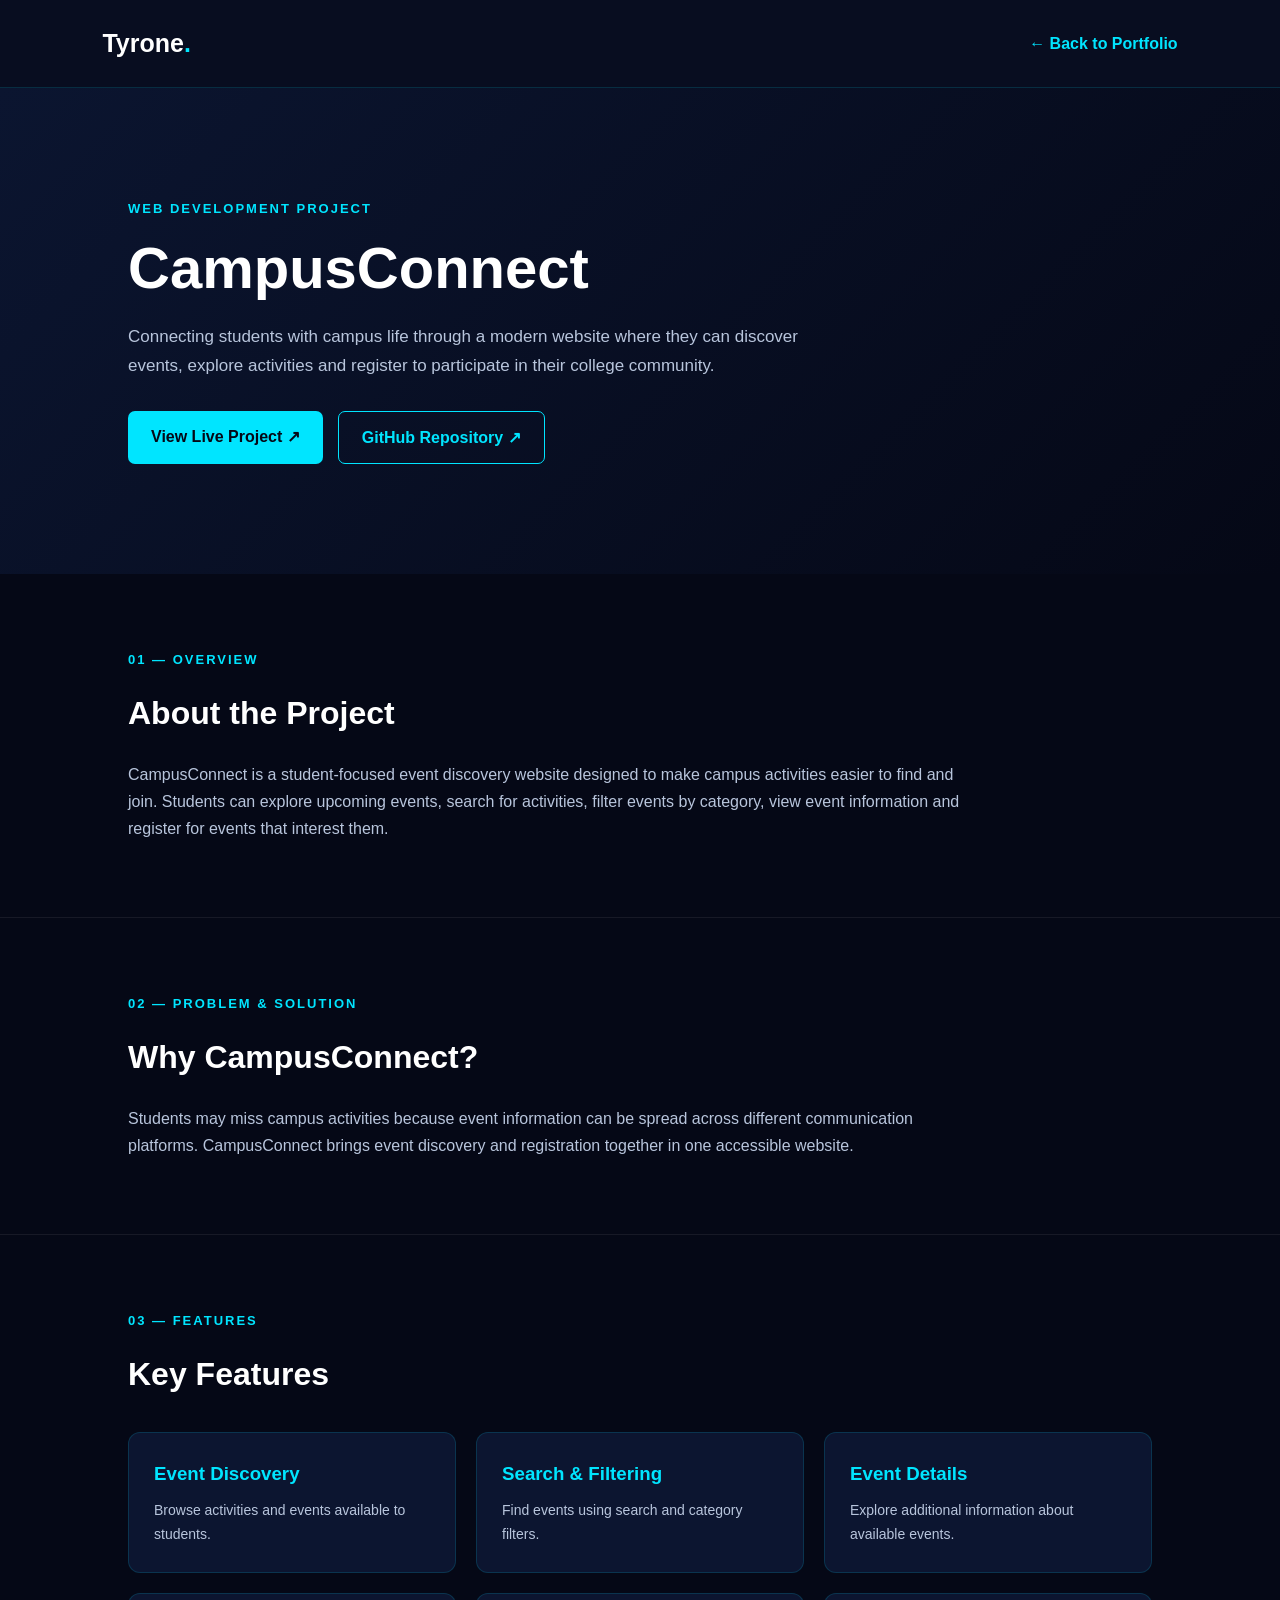
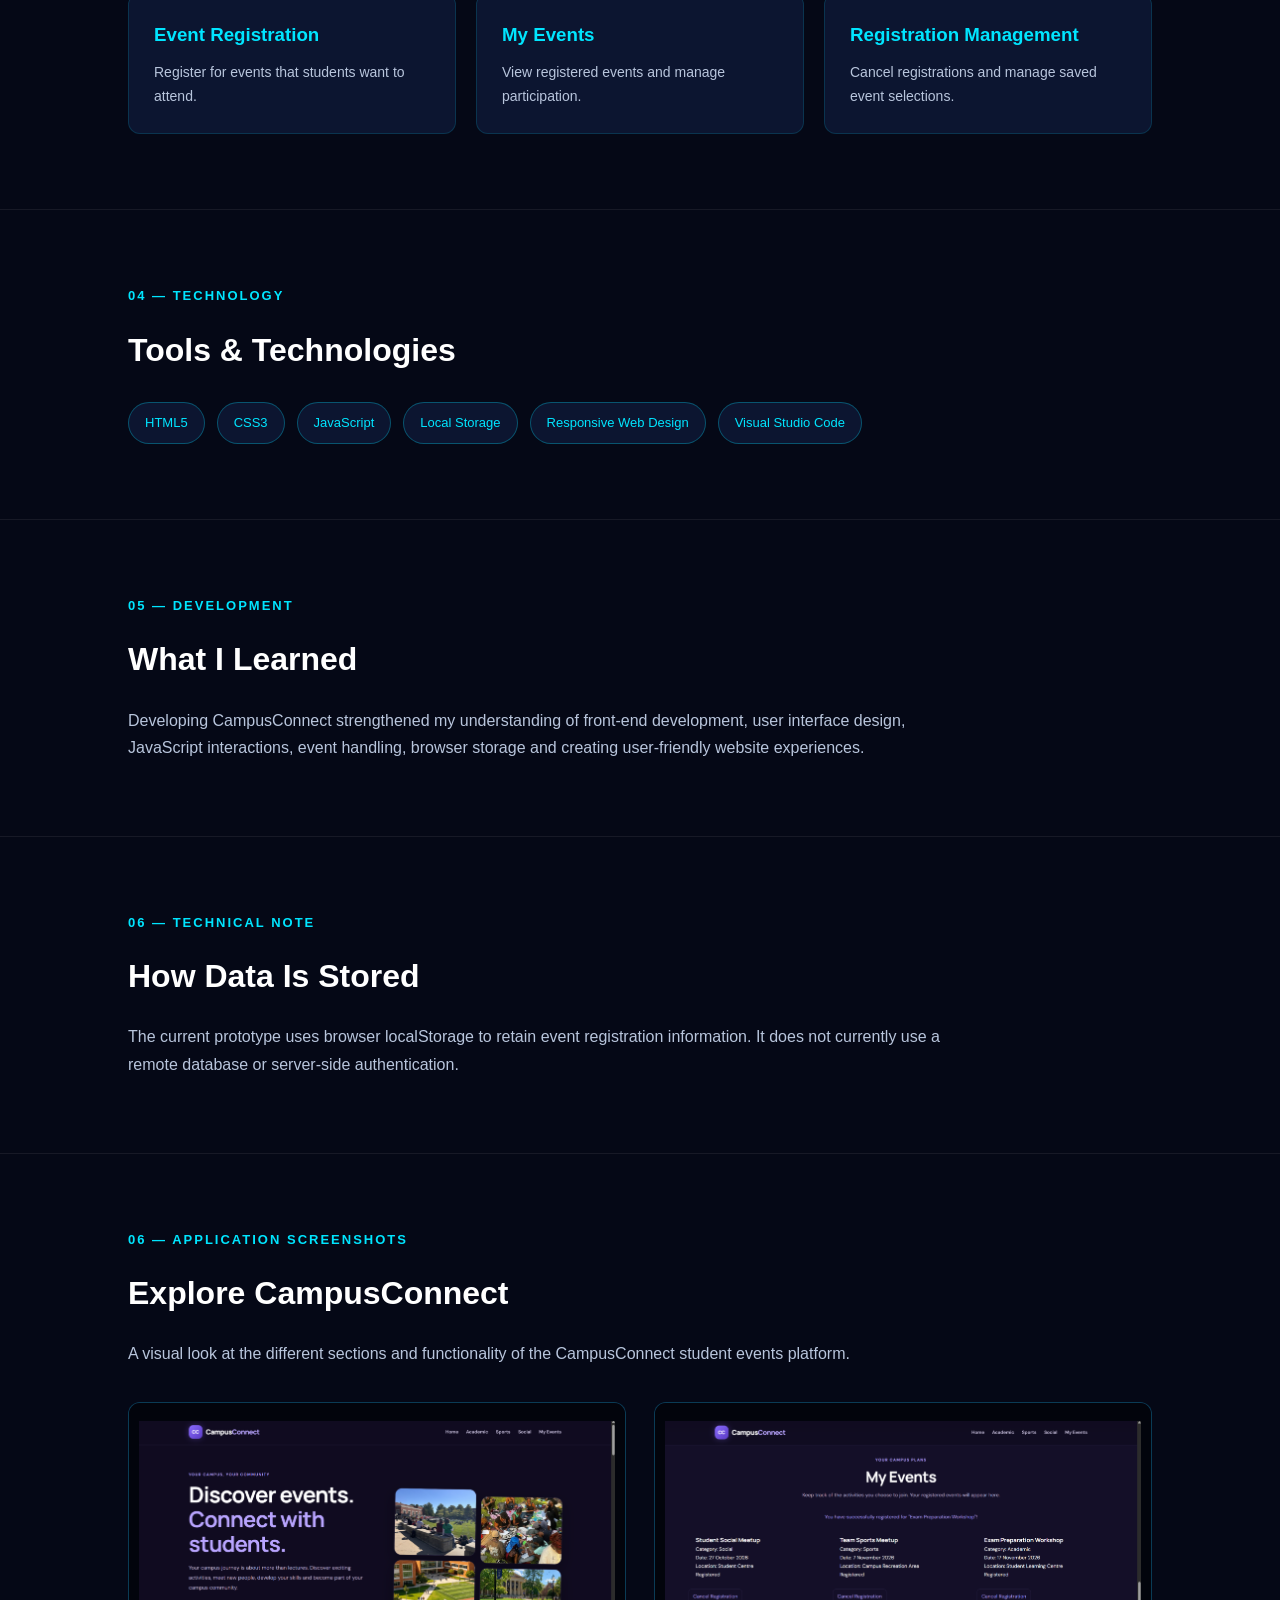
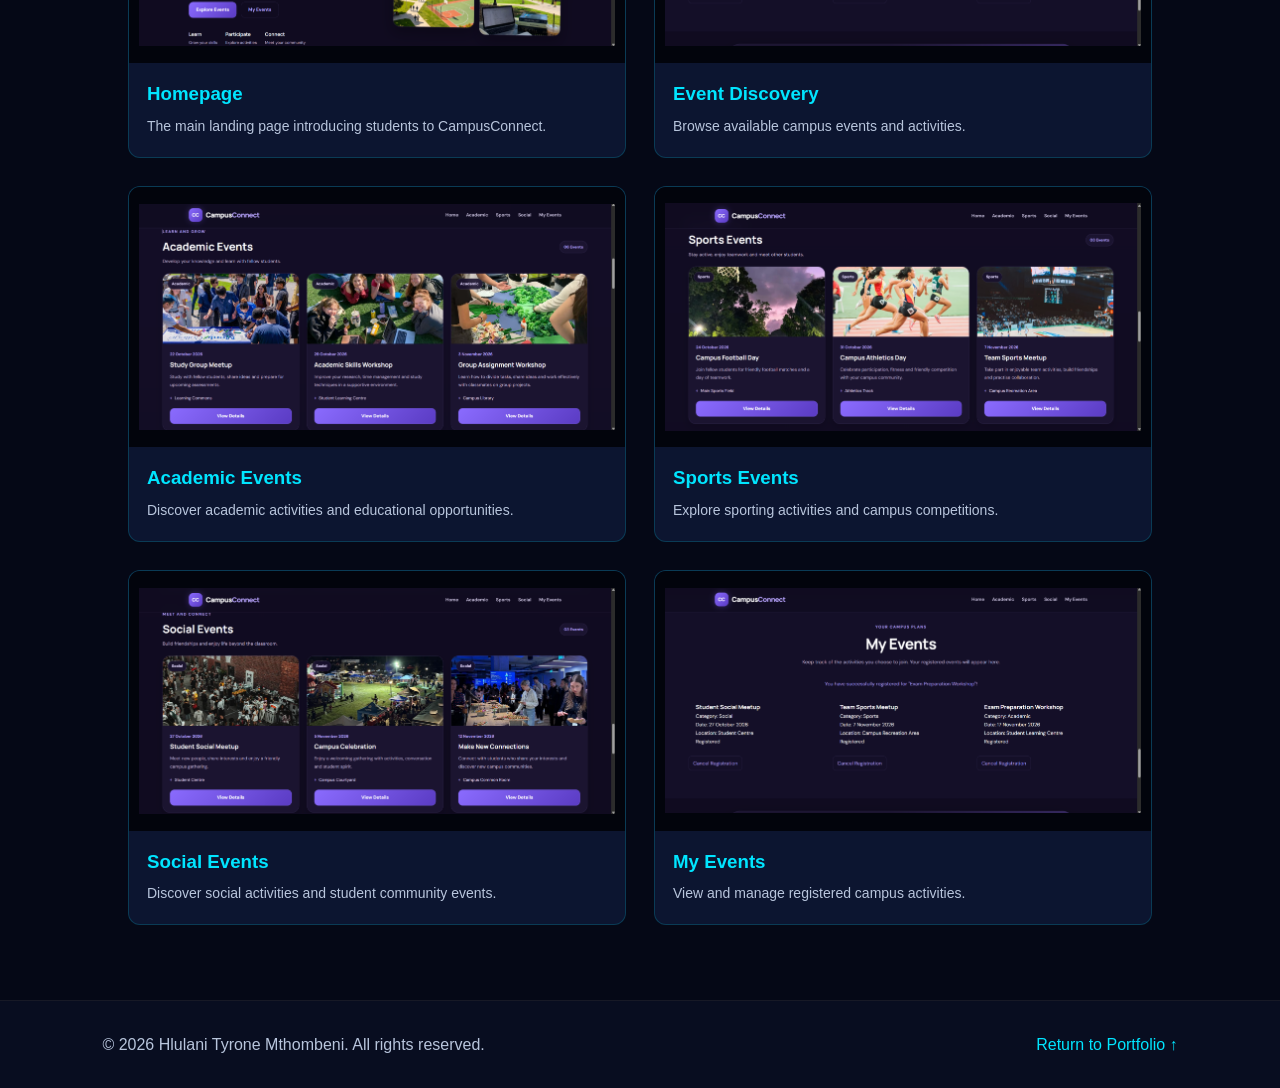
<file: Campus Connect/index.html>
<!DOCTYPE html>
<html lang="en">
<head>
    <meta charset="UTF-8">
    <meta name="viewport" content="width=device-width, initial-scale=1.0">
    <meta name="description" content="CampusConnect - A student-focused campus events discovery and registration website.">
    <title>CampusConnect | Project Case Study</title>
    <link rel="stylesheet" href="style.css">
</head>

<body>

    <header class="header">
        <a href="../index.html" class="logo">Tyrone<span>.</span></a>
        <a href="../index.html" class="back-link">← Back to Portfolio</a>
    </header>

    <main>

        <section class="hero">
            <p class="eyebrow">WEB DEVELOPMENT PROJECT</p>

            <h1>CampusConnect</h1>

            <p class="hero-description">
                Connecting students with campus life through a modern website
                where they can discover events, explore activities and register
                to participate in their college community.
            </p>

            <div class="hero-buttons">
                <a href="https://funny-smakager-0dbedb.netlify.app" class="btn">
                    View Live Project ↗
                </a>

                <a href="https://github.com/tyrone360/CampusConnect"
                   target="_blank"
                   rel="noopener noreferrer"
                   class="btn secondary">
                    GitHub Repository ↗
                </a>
            </div>
        </section>

        <section class="content-section">
            <p class="eyebrow">01 — OVERVIEW</p>
            <h2>About the Project</h2>

            <p>
                CampusConnect is a student-focused event discovery website
                designed to make campus activities easier to find and join.
                Students can explore upcoming events, search for activities,
                filter events by category, view event information and register
                for events that interest them.
            </p>
        </section>

        <section class="content-section">
            <p class="eyebrow">02 — PROBLEM & SOLUTION</p>
            <h2>Why CampusConnect?</h2>

            <p>
                Students may miss campus activities because event information
                can be spread across different communication platforms.
                CampusConnect brings event discovery and registration together
                in one accessible website.
            </p>
        </section>

        <section class="content-section">
            <p class="eyebrow">03 — FEATURES</p>
            <h2>Key Features</h2>

            <div class="feature-grid">

                <article class="feature-card">
                    <h3>Event Discovery</h3>
                    <p>Browse activities and events available to students.</p>
                </article>

                <article class="feature-card">
                    <h3>Search & Filtering</h3>
                    <p>Find events using search and category filters.</p>
                </article>

                <article class="feature-card">
                    <h3>Event Details</h3>
                    <p>Explore additional information about available events.</p>
                </article>

                <article class="feature-card">
                    <h3>Event Registration</h3>
                    <p>Register for events that students want to attend.</p>
                </article>

                <article class="feature-card">
                    <h3>My Events</h3>
                    <p>View registered events and manage participation.</p>
                </article>

                <article class="feature-card">
                    <h3>Registration Management</h3>
                    <p>Cancel registrations and manage saved event selections.</p>
                </article>

            </div>
        </section>

        <section class="content-section">
            <p class="eyebrow">04 — TECHNOLOGY</p>
            <h2>Tools & Technologies</h2>

            <div class="tags">
                <span>HTML5</span>
                <span>CSS3</span>
                <span>JavaScript</span>
                <span>Local Storage</span>
                <span>Responsive Web Design</span>
                <span>Visual Studio Code</span>
            </div>
        </section>

        <section class="content-section">
            <p class="eyebrow">05 — DEVELOPMENT</p>
            <h2>What I Learned</h2>

            <p>
                Developing CampusConnect strengthened my understanding of
                front-end development, user interface design, JavaScript
                interactions, event handling, browser storage and creating
                user-friendly website experiences.
            </p>
        </section>

        <section class="content-section">
            <p class="eyebrow">06 — TECHNICAL NOTE</p>
            <h2>How Data Is Stored</h2>

            <p>
                The current prototype uses browser localStorage to retain
                event registration information. It does not currently use
                a remote database or server-side authentication.
            </p>
        </section>

<section class="content-section">
    <p class="eyebrow">06 — APPLICATION SCREENSHOTS</p>
    <h2>Explore CampusConnect</h2>

    <p>
        A visual look at the different sections and functionality
        of the CampusConnect student events platform.
    </p>

    <div class="screenshot-grid">

        <article class="screenshot-card">
            <img src="image/Home.png" alt="CampusConnect homepage">
            <h3>Homepage</h3>
            <p>The main landing page introducing students to CampusConnect.</p>
        </article>

        <article class="screenshot-card">
            <img src="image/Event.png" alt="CampusConnect event discovery">
            <h3>Event Discovery</h3>
            <p>Browse available campus events and activities.</p>
        </article>

        <article class="screenshot-card">
            <img src="image/Acardemy.png" alt="Academic events">
            <h3>Academic Events</h3>
            <p>Discover academic activities and educational opportunities.</p>
        </article>

        <article class="screenshot-card">
            <img src="image/Sport.png" alt="Sports events">
            <h3>Sports Events</h3>
            <p>Explore sporting activities and campus competitions.</p>
        </article>

        <article class="screenshot-card">
            <img src="image/Social.png" alt="Social events">
            <h3>Social Events</h3>
            <p>Discover social activities and student community events.</p>
        </article>

        <article class="screenshot-card">
            <img src="image/Event.png" alt="CampusConnect My Events page">
            <h3>My Events</h3>
            <p>View and manage registered campus activities.</p>
        </article>

    </div>
</section>

    </main>

    <footer>
        <p>© 2026 Hlulani Tyrone Mthombeni. All rights reserved.</p>
        <a href="../index.html">Return to Portfolio ↑</a>
    </footer>

</body>
</html>
</file>
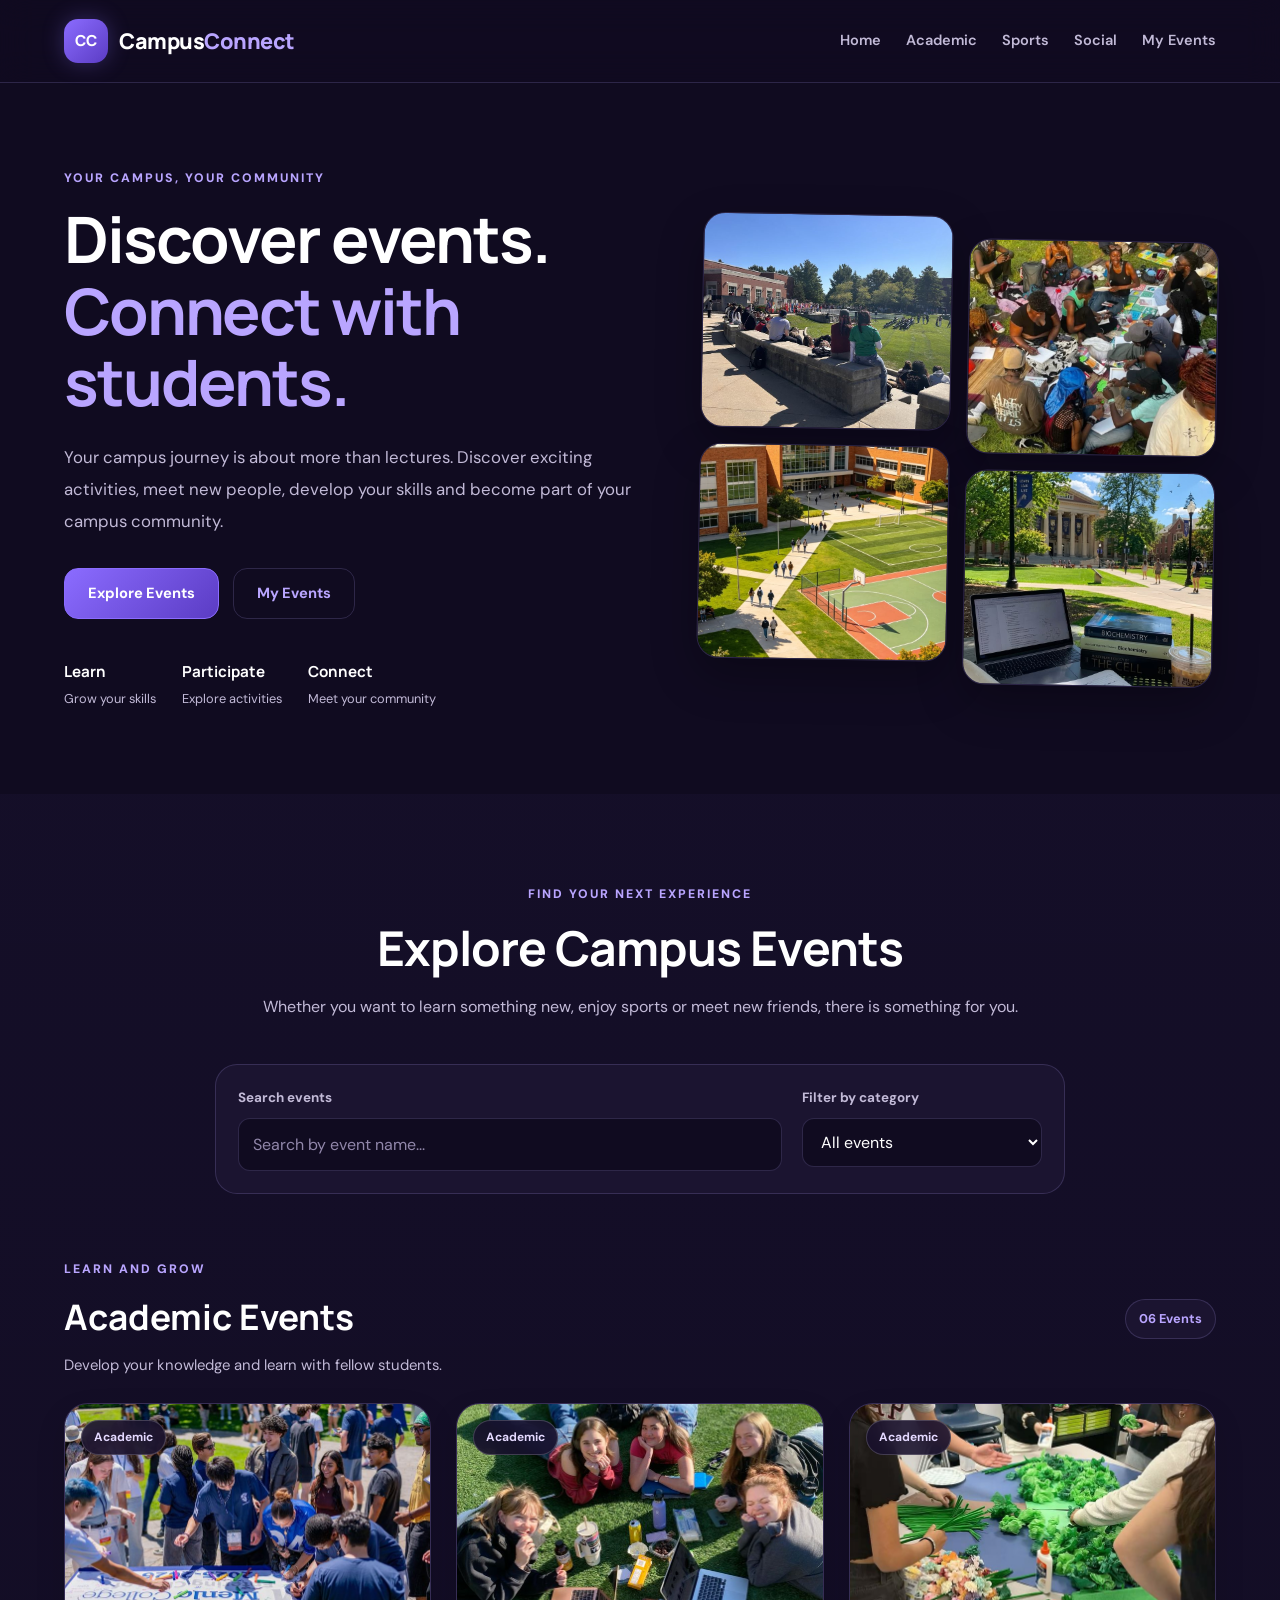
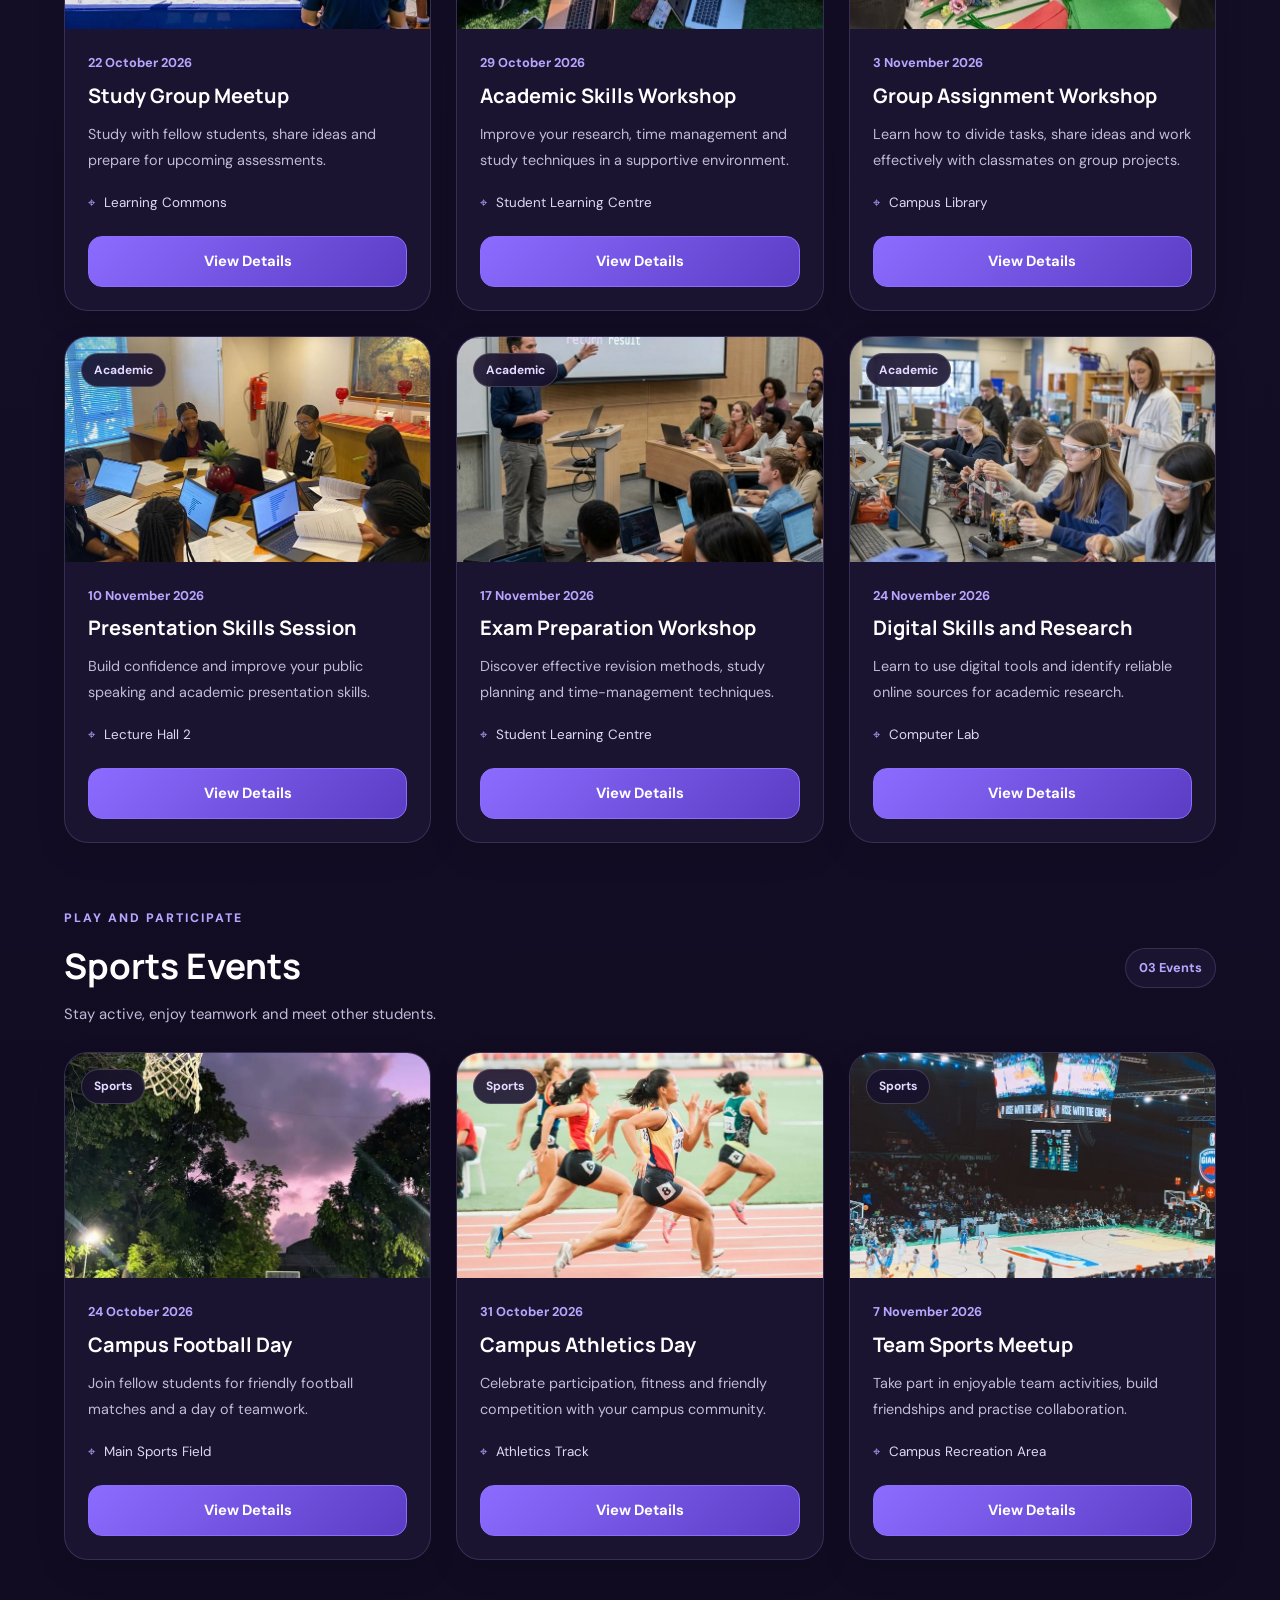
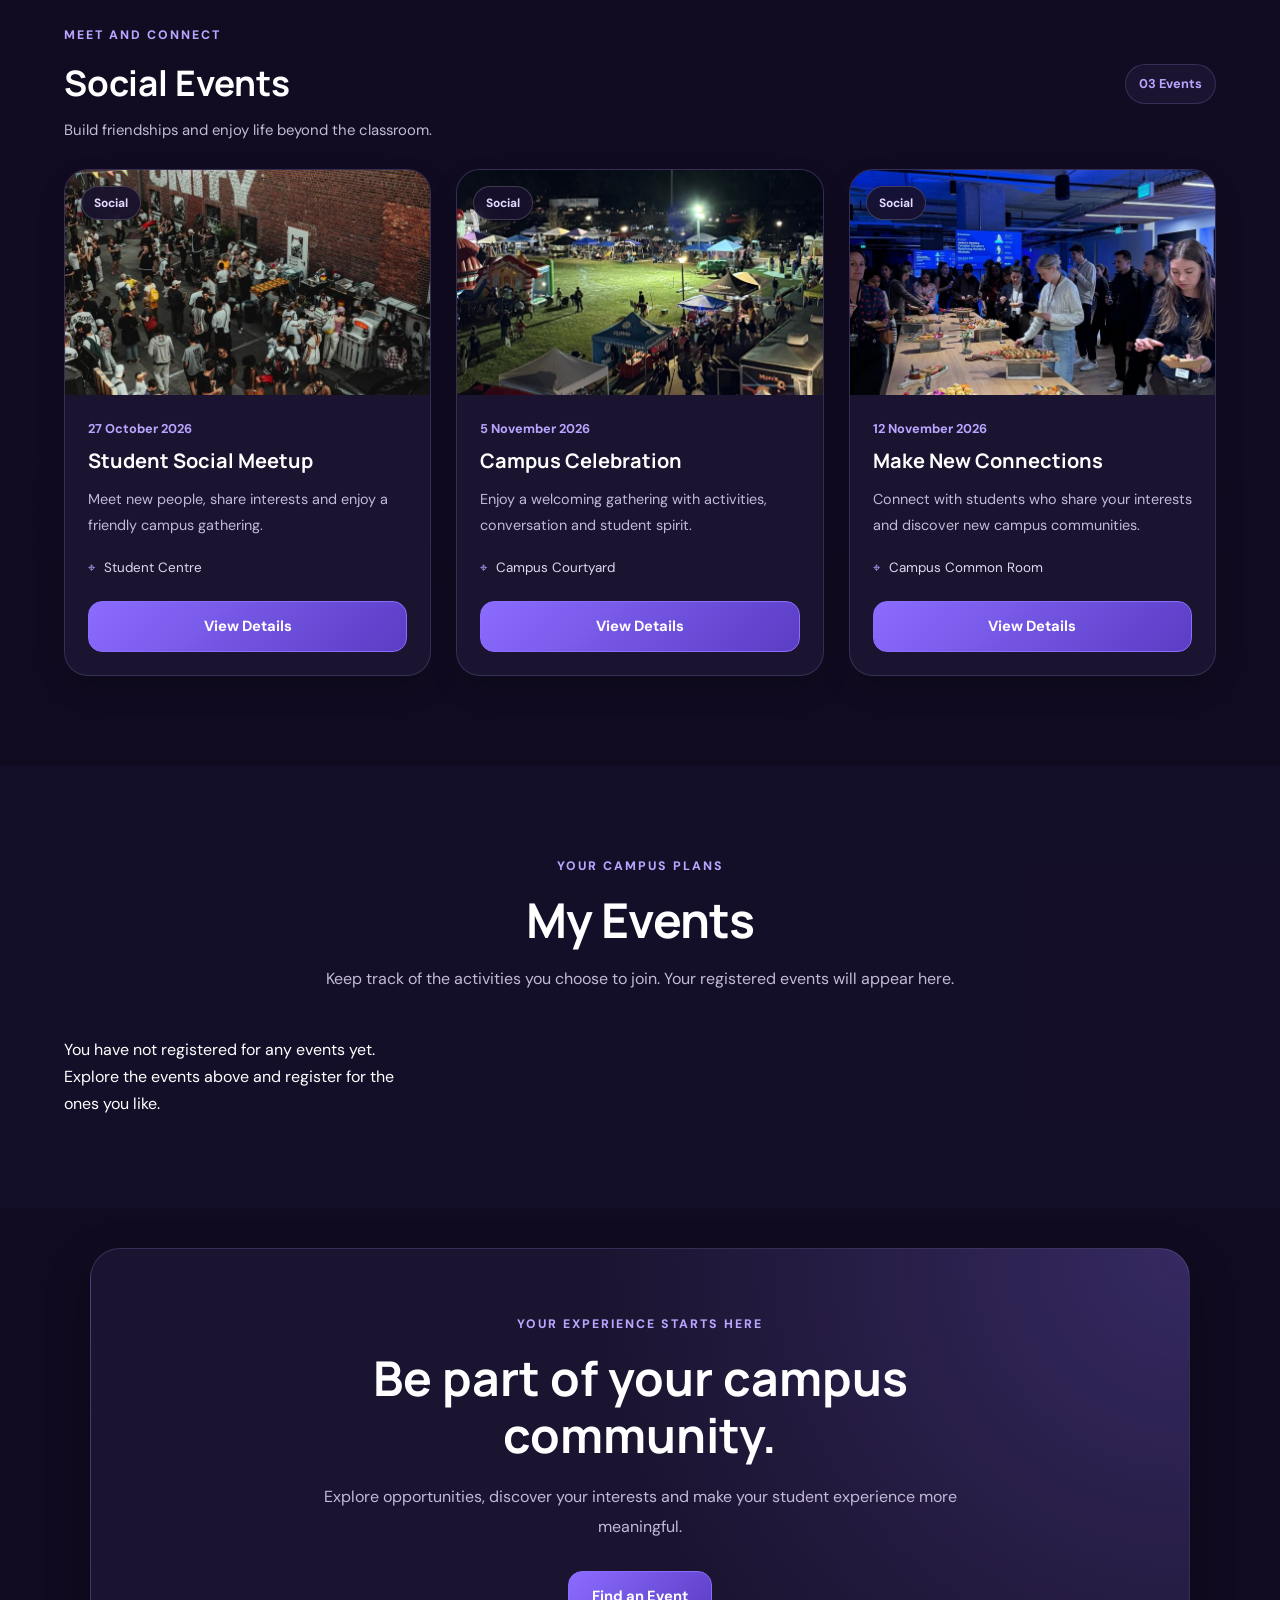
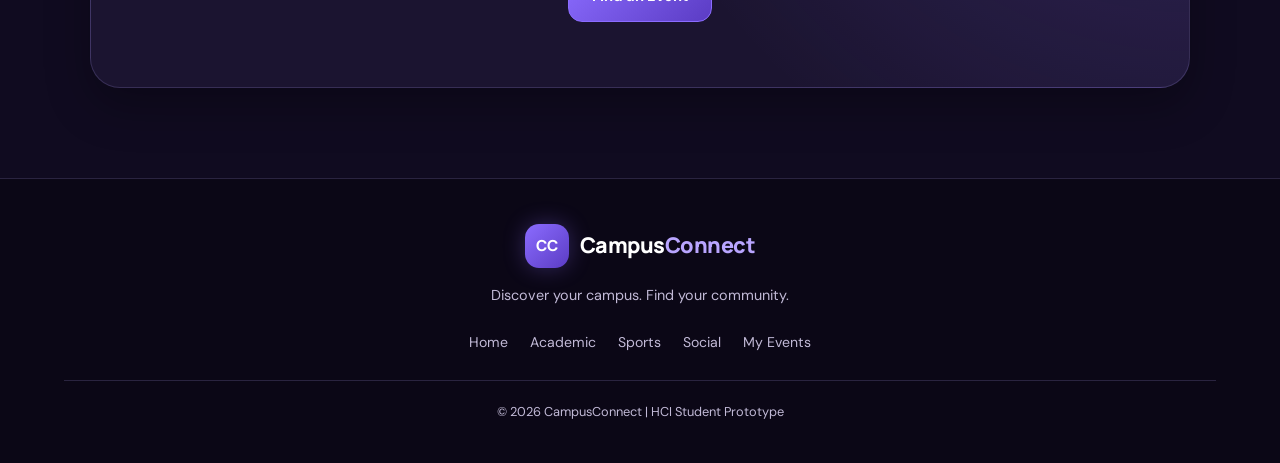
<file: CampusConnect/index.html>
<!DOCTYPE html>
<html lang="en">
<head>
    <meta charset="UTF-8">
    <meta name="viewport" content="width=device-width, initial-scale=1.0">

    <meta name="description" content="CampusConnect helps college students discover campus events, join activities and connect with their student community.">

    <title>CampusConnect | Discover Your Campus</title>

    <!-- Google Fonts -->
    <link rel="preconnect" href="https://fonts.googleapis.com">
    <link rel="preconnect" href="https://fonts.gstatic.com" crossorigin>
    <link href="https://fonts.googleapis.com/css2?family=DM+Sans:wght@400;500;600;700&family=Manrope:wght@400;500;600;700;800&display=swap" rel="stylesheet">

    <!-- Stylesheet -->
    <link rel="stylesheet" href="style.css">

    <!-- JavaScript -->
    <script src="script.js" defer></script>
</head>

<body>

<!-- HEADER / NAVIGATION -->
<header class="header">
    <nav class="navbar" aria-label="Main navigation">

        <a href="#home" class="brand" aria-label="CampusConnect home">
            <span class="brand-icon" aria-hidden="true">CC</span>
            <span class="brand-text">Campus<span>Connect</span></span>
        </a>

        <ul class="nav-links">
            <li><a href="#home">Home</a></li>
            <li><a href="#academic">Academic</a></li>
            <li><a href="#sports">Sports</a></li>
            <li><a href="#social">Social</a></li>
            <li><a href="#my-events">My Events</a></li>
        </ul>

    </nav>
</header>

<main>

<!-- HERO / HOME -->
<section id="home" class="hero">

    <div class="hero-content">

        <p class="eyebrow">YOUR CAMPUS, YOUR COMMUNITY</p>

        <h1>
            Discover events.<br>
            <span>Connect with students.</span>
        </h1>

        <p class="hero-description">
            Your campus journey is about more than lectures.
            Discover exciting activities, meet new people,
            develop your skills and become part of your campus community.
        </p>

        <div class="hero-buttons">
            <a href="#events" class="btn">Explore Events</a>
            <a href="#my-events" class="btn btn-outline">My Events</a>
        </div>

        <div class="hero-highlights">
            <div>
                <strong>Learn</strong>
                <span>Grow your skills</span>
            </div>
            <div>
                <strong>Participate</strong>
                <span>Explore activities</span>
            </div>
            <div>
                <strong>Connect</strong>
                <span>Meet your community</span>
            </div>
        </div>

    </div>

    <div class="home-gallery" aria-label="Campus life gallery">
        <img src="_images/homepage 1.jpg"
             alt="Students enjoying university campus life">

        <img src="_images/homepage 2.jpg"
             alt="University campus buildings and surroundings">

        <img src="_images/homepage 3.jpg"
             alt="Students meeting and working together">

        <img src="_images/homepage 4.jpg"
             alt="Students participating in campus activities">
    </div>

</section>


<!-- EVENTS INTRODUCTION -->
<section id="events" class="section events-section">

    <div class="section-heading">
        <p class="eyebrow">FIND YOUR NEXT EXPERIENCE</p>
        <h2 class="section-title">Explore Campus Events</h2>

        <p class="section-subtitle">
            Whether you want to learn something new, enjoy sports
            or meet new friends, there is something for you.
        </p>
    </div>

    <!-- EVENT SEARCH AND FILTER -->
    <div class="event-controls">

        <div class="search-box">
            <label for="event-search">Search events</label>
            <input type="search"
                   id="event-search"
                   placeholder="Search by event name..."
                   autocomplete="off">
        </div>

        <div class="filter-box">
            <label for="event-filter">Filter by category</label>
            <select id="event-filter">
                <option value="all">All events</option>
                <option value="academic">Academic</option>
                <option value="sports">Sports</option>
                <option value="social">Social</option>
            </select>
        </div>

    </div>


    <!-- ACADEMIC EVENTS -->
    <section id="academic" class="category-section">

        <div class="category-heading">
            <div>
                <p class="eyebrow">LEARN AND GROW</p>
                <h3 class="category-title">Academic Events</h3>
                <p>Develop your knowledge and learn with fellow students.</p>
            </div>
            <span class="category-count">06 Events</span>
        </div>

        <div class="event-grid">

            <!-- Academic Event 1 -->
            <article class="event-card" data-category="academic">
                <div class="event-image">
                    <img src="_images/study group 4.jpg"
                         alt="Students studying together in a group"
                         loading="lazy">
                    <span class="event-tag">Academic</span>
                </div>

                <div class="event-info">
                    <p class="event-date">22 October 2026</p>
                    <h4>Study Group Meetup</h4>

                    <p class="event-description">
                        Study with fellow students, share ideas
                        and prepare for upcoming assessments.
                    </p>

                    <p class="event-location">
                        <span aria-hidden="true">⌖</span>
                        Learning Commons
                    </p>

                    <button type="button" class="btn details-btn"
                            data-event="study">
                        View Details
                    </button>
                </div>
            </article>

            <!-- Academic Event 2 -->
            <article class="event-card" data-category="academic">
                <div class="event-image">
                    <img src="_images/study group 2.jpg"
                         alt="Students taking part in an academic workshop"
                         loading="lazy">
                    <span class="event-tag">Academic</span>
                </div>

                <div class="event-info">
                    <p class="event-date">29 October 2026</p>
                    <h4>Academic Skills Workshop</h4>

                    <p class="event-description">
                        Improve your research, time management
                        and study techniques in a supportive environment.
                    </p>

                    <p class="event-location">
                        <span aria-hidden="true">⌖</span>
                        Student Learning Centre
                    </p>

                    <button type="button" class="btn details-btn"
                            data-event="workshop">
                        View Details
                    </button>
                </div>
            </article>

            <!-- Academic Event 3 -->
            <article class="event-card" data-category="academic">
                <div class="event-image">
                    <img src="_images/study group 6.jpg"
                         alt="Students collaborating on a group assignment"
                         loading="lazy">
                    <span class="event-tag">Academic</span>
                </div>

                <div class="event-info">
                    <p class="event-date">3 November 2026</p>
                    <h4>Group Assignment Workshop</h4>

                    <p class="event-description">
                        Learn how to divide tasks, share ideas and
                        work effectively with classmates on group projects.
                    </p>

                    <p class="event-location">
                        <span aria-hidden="true">⌖</span>
                        Campus Library
                    </p>

                    <button type="button" class="btn details-btn"
                            data-event="groupwork">
                        View Details
                    </button>
                </div>
            </article>

            <!-- Academic Event 4 -->
            <article class="event-card" data-category="academic">
                <div class="event-image">
                    <img src="_images/study group 1.jpg"
                         alt="A student presenting an academic project"
                         loading="lazy">
                    <span class="event-tag">Academic</span>
                </div>

                <div class="event-info">
                    <p class="event-date">10 November 2026</p>
                    <h4>Presentation Skills Session</h4>

                    <p class="event-description">
                        Build confidence and improve your public speaking
                        and academic presentation skills.
                    </p>

                    <p class="event-location">
                        <span aria-hidden="true">⌖</span>
                        Lecture Hall 2
                    </p>

                    <button type="button" class="btn details-btn"
                            data-event="presentations">
                        View Details
                    </button>
                </div>
            </article>

            <!-- Academic Event 5 -->
            <article class="event-card" data-category="academic">
                <div class="event-image">
                    <img src="_images/study group 5.jpg"
                         alt="Students preparing notes for examinations"
                         loading="lazy">
                    <span class="event-tag">Academic</span>
                </div>

                <div class="event-info">
                    <p class="event-date">17 November 2026</p>
                    <h4>Exam Preparation Workshop</h4>

                    <p class="event-description">
                        Discover effective revision methods, study
                        planning and time-management techniques.
                    </p>

                    <p class="event-location">
                        <span aria-hidden="true">⌖</span>
                        Student Learning Centre
                    </p>

                    <button type="button" class="btn details-btn"
                            data-event="examprep">
                        View Details
                    </button>
                </div>
            </article>

            <!-- Academic Event 6 -->
            <article class="event-card" data-category="academic">
                <div class="event-image">
                    <img src="_images/study group 3.jpg"
                         alt="Students learning digital research skills"
                         loading="lazy">
                    <span class="event-tag">Academic</span>
                </div>

                <div class="event-info">
                    <p class="event-date">24 November 2026</p>
                    <h4>Digital Skills and Research</h4>

                    <p class="event-description">
                        Learn to use digital tools and identify reliable
                        online sources for academic research.
                    </p>

                    <p class="event-location">
                        <span aria-hidden="true">⌖</span>
                        Computer Lab
                    </p>

                    <button type="button" class="btn details-btn"
                            data-event="digitalskills">
                        View Details
                    </button>
                </div>
            </article>

        </div>
    </section>


    <!-- SPORTS EVENTS -->
    <section id="sports" class="category-section">

        <div class="category-heading">
            <div>
                <p class="eyebrow">PLAY AND PARTICIPATE</p>
                <h3 class="category-title">Sports Events</h3>
                <p>Stay active, enjoy teamwork and meet other students.</p>
            </div>
            <span class="category-count">03 Events</span>
        </div>

        <div class="event-grid">

            <!-- Sports Event 1 -->
            <article class="event-card" data-category="sports">
                <div class="event-image">
                    <img src="_images/sport 2.jpg"
                         alt="Students playing football on a field"
                         loading="lazy">
                    <span class="event-tag">Sports</span>
                </div>

                <div class="event-info">
                    <p class="event-date">24 October 2026</p>
                    <h4>Campus Football Day</h4>

                    <p class="event-description">
                        Join fellow students for friendly football
                        matches and a day of teamwork.
                    </p>

                    <p class="event-location">
                        <span aria-hidden="true">⌖</span>
                        Main Sports Field
                    </p>

                    <button type="button" class="btn details-btn"
                            data-event="football">
                        View Details
                    </button>
                </div>
            </article>

            <!-- Sports Event 2 -->
            <article class="event-card" data-category="sports">
                <div class="event-image">
                    <img src="_images/sport 1.jpg"
                         alt="Students participating in athletics"
                         loading="lazy">
                    <span class="event-tag">Sports</span>
                </div>

                <div class="event-info">
                    <p class="event-date">31 October 2026</p>
                    <h4>Campus Athletics Day</h4>

                    <p class="event-description">
                        Celebrate participation, fitness and
                        friendly competition with your campus community.
                    </p>

                    <p class="event-location">
                        <span aria-hidden="true">⌖</span>
                        Athletics Track
                    </p>

                    <button type="button" class="btn details-btn"
                            data-event="athletics">
                        View Details
                    </button>
                </div>
            </article>

            <!-- Sports Event 3 -->
            <article class="event-card" data-category="sports">
                <div class="event-image">
                    <img src="_images/sport 3.jpg"
                         alt="Students participating in team sports"
                         loading="lazy">
                    <span class="event-tag">Sports</span>
                </div>

                <div class="event-info">
                    <p class="event-date">7 November 2026</p>
                    <h4>Team Sports Meetup</h4>

                    <p class="event-description">
                        Take part in enjoyable team activities,
                        build friendships and practise collaboration.
                    </p>

                    <p class="event-location">
                        <span aria-hidden="true">⌖</span>
                        Campus Recreation Area
                    </p>

                    <button type="button" class="btn details-btn"
                            data-event="teamsports">
                        View Details
                    </button>
                </div>
            </article>

        </div>
    </section>


    <!-- SOCIAL EVENTS -->
    <section id="social" class="category-section">

        <div class="category-heading">
            <div>
                <p class="eyebrow">MEET AND CONNECT</p>
                <h3 class="category-title">Social Events</h3>
                <p>Build friendships and enjoy life beyond the classroom.</p>
            </div>
            <span class="category-count">03 Events</span>
        </div>

        <div class="event-grid">

            <!-- Social Event 1 -->
            <article class="event-card" data-category="social">
                <div class="event-image">
                    <img src="_images/social event 1.jpg"
                         alt="Students talking at a campus social meetup"
                         loading="lazy">
                    <span class="event-tag">Social</span>
                </div>

                <div class="event-info">
                    <p class="event-date">27 October 2026</p>
                    <h4>Student Social Meetup</h4>

                    <p class="event-description">
                        Meet new people, share interests and
                        enjoy a friendly campus gathering.
                    </p>

                    <p class="event-location">
                        <span aria-hidden="true">⌖</span>
                        Student Centre
                    </p>

                    <button type="button" class="btn details-btn"
                            data-event="meetup">
                        View Details
                    </button>
                </div>
            </article>

            <!-- Social Event 2 -->
            <article class="event-card" data-category="social">
                <div class="event-image">
                    <img src="_images/social event 3.jpg"
                         alt="Students enjoying a campus celebration"
                         loading="lazy">
                    <span class="event-tag">Social</span>
                </div>

                <div class="event-info">
                    <p class="event-date">5 November 2026</p>
                    <h4>Campus Celebration</h4>

                    <p class="event-description">
                        Enjoy a welcoming gathering with
                        activities, conversation and student spirit.
                    </p>

                    <p class="event-location">
                        <span aria-hidden="true">⌖</span>
                        Campus Courtyard
                    </p>

                    <button type="button" class="btn details-btn"
                            data-event="celebration">
                        View Details
                    </button>
                </div>
            </article>

            <!-- Social Event 3 -->
            <article class="event-card" data-category="social">
                <div class="event-image">
                    <img src="_images/social event 2.jpg"
                         alt="Students connecting during a social gathering"
                         loading="lazy">
                    <span class="event-tag">Social</span>
                </div>

                <div class="event-info">
                    <p class="event-date">12 November 2026</p>
                    <h4>Make New Connections</h4>

                    <p class="event-description">
                        Connect with students who share your
                        interests and discover new campus communities.
                    </p>

                    <p class="event-location">
                        <span aria-hidden="true">⌖</span>
                        Campus Common Room
                    </p>

                    <button type="button" class="btn details-btn"
                            data-event="connections">
                        View Details
                    </button>
                </div>
            </article>

        </div>

        <p id="no-events" class="empty-message" hidden>
            No events match your search. Try another keyword or category.
        </p>

    </section>

</section>


<!-- MY EVENTS -->
<section id="my-events" class="section my-events-section">

    <div class="section-heading">
        <p class="eyebrow">YOUR CAMPUS PLANS</p>
        <h2 class="section-title">My Events</h2>

        <p class="section-subtitle">
            Keep track of the activities you choose to join.
            Your registered events will appear here.
        </p>
    </div>

    <div id="registration-message"
         class="registration-message"
         role="status"
         aria-live="polite"></div>

    <div id="registered-events" class="event-grid">
        <p class="empty-message">
            You haven't registered for any events yet.
            Explore the events above to get started.
        </p>
    </div>

</section>


<!-- COMMUNITY CALL TO ACTION -->
<section class="community-section">
    <div class="community-content">
        <p class="eyebrow">YOUR EXPERIENCE STARTS HERE</p>

        <h2>Be part of your campus community.</h2>

        <p>
            Explore opportunities, discover your interests
            and make your student experience more meaningful.
        </p>

        <a href="#events" class="btn">Find an Event</a>
    </div>
</section>

</main>


<!-- FOOTER -->
<footer class="footer">

    <a href="#home" class="brand footer-brand">
        <span class="brand-icon" aria-hidden="true">CC</span>
        <span class="brand-text">Campus<span>Connect</span></span>
    </a>

    <p>Discover your campus. Find your community.</p>

    <div class="footer-links">
        <a href="#home">Home</a>
        <a href="#academic">Academic</a>
        <a href="#sports">Sports</a>
        <a href="#social">Social</a>
        <a href="#my-events">My Events</a>
    </div>

    <p class="copyright">
        &copy; 2026 CampusConnect | HCI Student Prototype
    </p>

</footer>

</body>
</html>
</file>
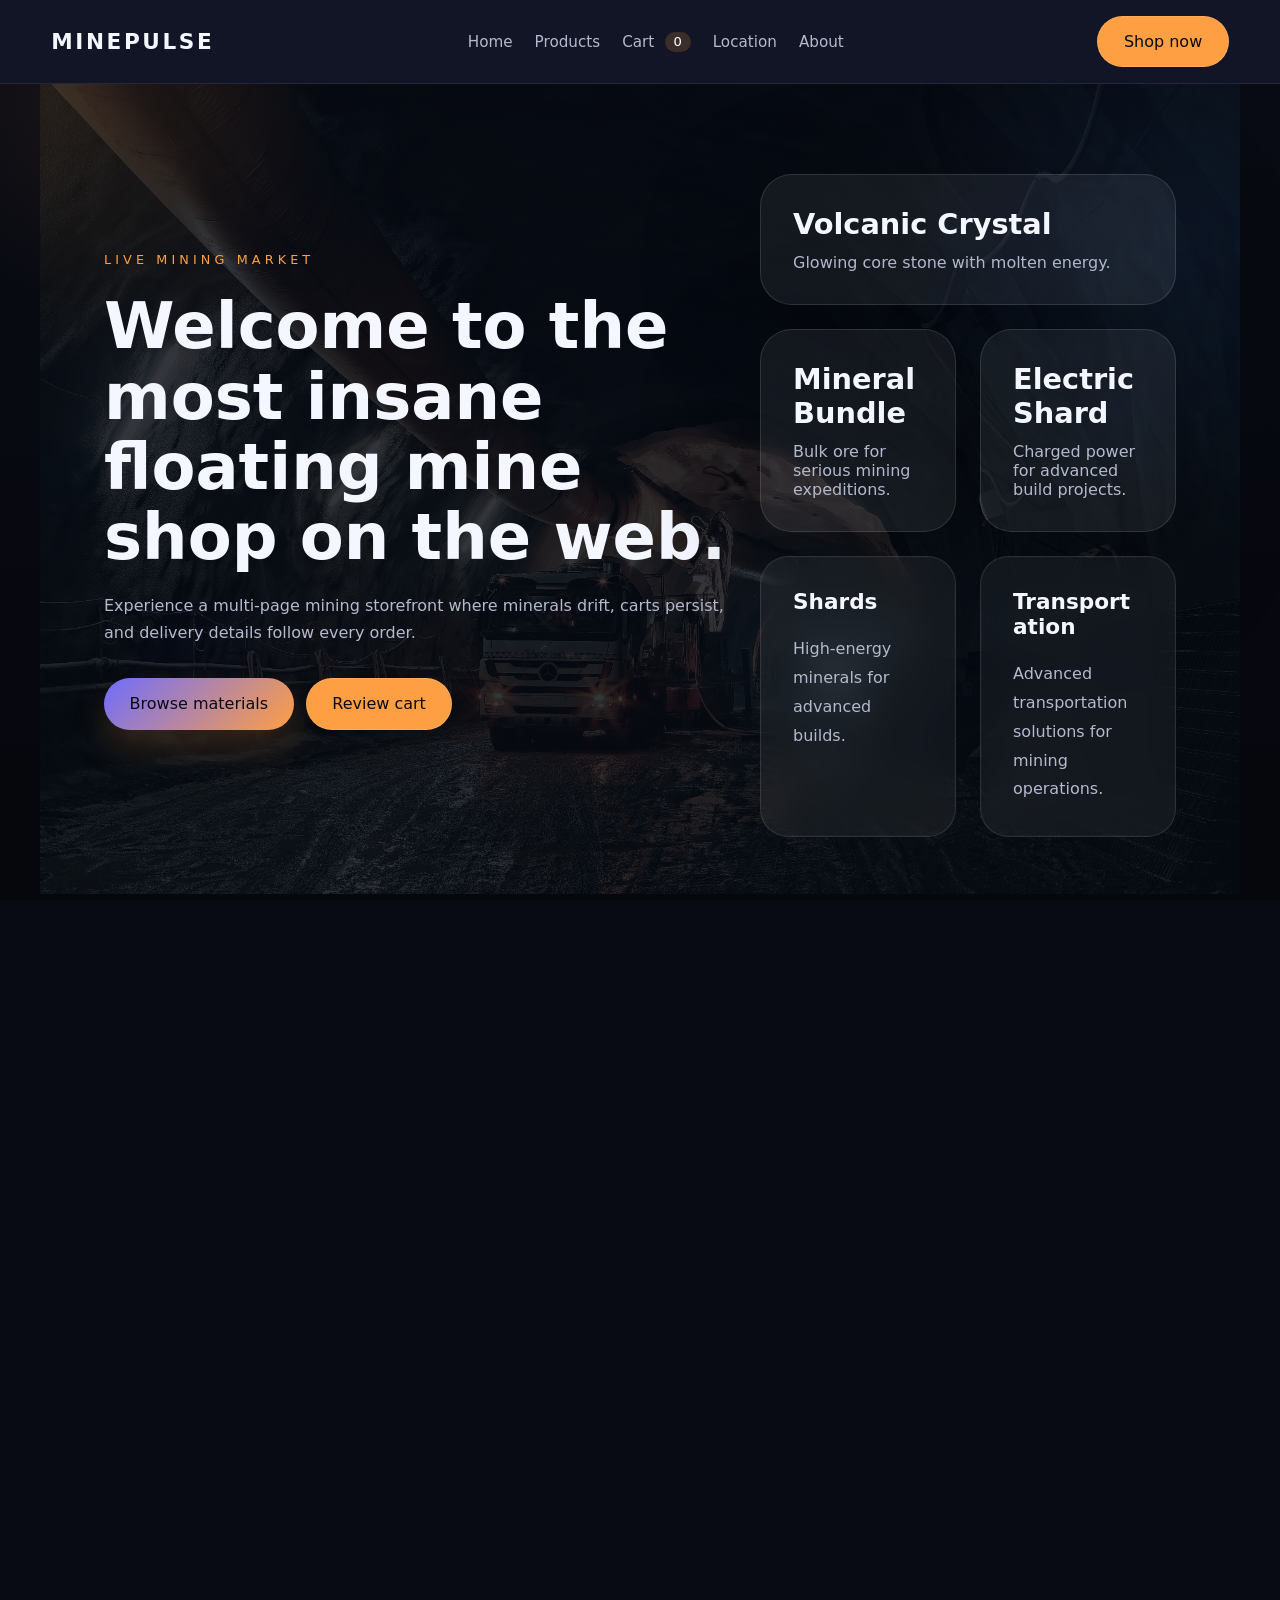
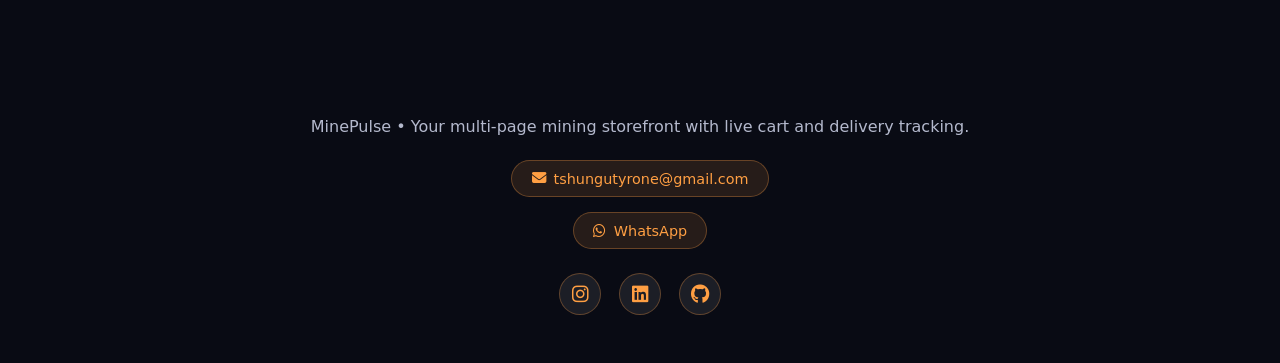
<file: Construction/index.html>
<!DOCTYPE html>
<html lang="en">
  <!-- HEADER -->
  <header class="site-header">
    <link rel="stylesheet" href="https://cdnjs.cloudflare.com/ajax/libs/font-awesome/6.7.2/css/all.min.css">
    <a class="brand" href="index.html">MinePulse</a>
<link rel="stylesheet" href="style.css">
    <nav class="site-nav" aria-label="Main navigation">
      <a href="index.html">Home</a>
      <a href="index.html#products">Products</a>
      <a href="cart.html">Cart <span class="cart-count">0</span></a>
      <a href="location.html">Location</a>
      <a href="about.html">About</a>
    </nav>

    <a class="button button--secondary" href="index.html#products">
      Shop now
    </a>
  </header>

<body data-page="home">

  <div class="scene">
    <div class="scene__spark spark--one"></div>
    <div class="scene__spark spark--two"></div>
    <div class="scene__spark spark--three"></div>
    <div class="scene__spark spark--four"></div>
    <div class="scene__orb orb--one"></div>
    <div class="scene__orb orb--two"></div>
    <div class="scene__orb orb--three"></div>
  </div>

  <main>

    <!-- HERO SECTION -->
    <section class="hero hero--home">
      <div class="hero__copy">
        <span class="eyebrow">Live Mining Market</span>

        <h1>Welcome to the most insane floating mine shop on the web.</h1>

        <p>
          Experience a multi-page mining storefront where minerals drift,
          carts persist, and delivery details follow every order.
        </p>

        <div class="hero__actions">
          <a class="button button--primary" href="shop.html">Browse materials</a>
          <a class="button button--secondary" href="cart.html">Review cart</a>
        </div>
      </div>

      <div class="hero__preview">
        <div class="preview-card preview-card--big">
          <strong>Volcanic Crystal</strong>
          <span>Glowing core stone with molten energy.</span>
        </div>

        <div class="preview-card preview-card--medium">
          <strong>Mineral Bundle</strong>
          <span>Bulk ore for serious mining expeditions.</span>
        </div>

        <div class="preview-card preview-card--small">
          <strong>Electric Shard</strong>
          <span>Charged power for advanced build projects.</span>
        </div>

        <div class="category-card">
          <h3>Shards</h3>
          <p>High-energy minerals for advanced builds.</p>
        </div>

        <div class="category-card">
          <h3>Transportation</h3>
          <p>Advanced transportation solutions for mining operations.</p>
        </div>
      </div>
    </section>


    <!-- ALL PRODUCTS SECTION -->
   <section class="section section--products reveal" id="products">

      <div class="section__heading">
        <strong>Explore MinePulse</strong>
        <h2>Discover our mineral collection.</h2>
        <p>
          Explore our featured minerals and add your favourites
          directly to your shopping cart.
        </p>
      </div>

     <div class="cards">

        <!-- PRODUCT 1 -->
        <article class="product-card" data-product-id="1">
          <div class="product-card__image image--rock1"></div>

          <div class="product-card__content">
            <h3>Volcanic Crystal</h3>
            <p>Glowing core stone with molten energy.</p>
            <strong class="product-price">$24.00</strong>

            <button class="button button--secondary add-to-cart" type="button">
              <i class="fas fa-shopping-cart"></i> Add to cart
            </button>
          </div>
        </article>

        <!-- PRODUCT 2 -->
        <article class="product-card" data-product-id="2">
         <div class="product-card__image image--rock2"></div>

          <div class="product-card__content">
            <h3>Mineral Ore Bundle</h3>
            <p>A premium collection of raw mineral materials.</p>
            <strong class="product-price">$36.00</strong>

            <button class="button button--secondary add-to-cart" type="button">
              <i class="fas fa-shopping-cart"></i> Add to cart
            </button>
          </div>
        </article>

        <!-- PRODUCT 3 -->
        <article class="product-card" data-product-id="3">
         <div class="product-card__image image--rock3"></div>

          <div class="product-card__content">
            <h3>Electric Shard</h3>
            <p>Charged mineral shard for advanced projects.</p>
            <strong class="product-price">$52.00</strong>

            <button class="button button--secondary add-to-cart" type="button">
              <i class="fas fa-shopping-cart"></i> Add to cart
            </button>
          </div>
        </article>

        <!-- PRODUCT 4 -->
        <article class="product-card" data-product-id="4">
         <div class="product-card__image image--rock4"></div>

          <div class="product-card__content">
            <h3>Meteor Stone</h3>
            <p>A rare stone inspired by the depths of space.</p>
            <strong class="product-price">$69.00</strong>

            <button class="button button--secondary add-to-cart" type="button">
              <i class="fas fa-shopping-cart"></i> Add to cart
            </button>
          </div>
        </article>

        <!-- PRODUCT 5 -->
        <article class="product-card" data-product-id="5">
          <div class="product-card__image image--rock5"></div>

          <div class="product-card__content">
            <h3>Lava Dust Pack</h3>
            <p>Fine volcanic material for your collection.</p>
            <strong class="product-price">$18.00</strong>

            <button class="button button--secondary add-to-cart" type="button">
              <i class="fas fa-shopping-cart"></i> Add to cart
            </button>
          </div>
        </article>

        <!-- PRODUCT 6 -->
        <article class="product-card" data-product-id="6">
         <div class="product-card__image image--rock7"></div>

          <div class="product-card__content">
            <h3>Quartz Cluster</h3>
            <p>A distinctive crystal formation for collectors.</p>
            <strong class="product-price">$28.00</strong>

            <button class="button button--secondary add-to-cart" type="button">
              <i class="fas fa-shopping-cart"></i> Add to cart
            </button>
          </div>
        </article>

        <!-- PRODUCT 7 -->
        <article class="product-card" data-product-id="7">
          <div class="product-card__image image--rock7"></div>

          <div class="product-card__content">
            <h3>Obsidian Ridge</h3>
            <p>A dark and striking mineral collection piece.</p>
            <strong class="product-price">$42.00</strong>

            <button class="button button--secondary add-to-cart" type="button">
              <i class="fas fa-shopping-cart"></i> Add to cart
            </button>
          </div>
        </article>

        <!-- PRODUCT 8 -->
        <article class="product-card" data-product-id="8">
        <div class="product-card__image image--rock8"></div>

          <div class="product-card__content">
            <h3>Celestial Fragment</h3>
            <p>An unusual fragment for a premium collection.</p>
            <strong class="product-price">$58.00</strong>

            <button class="button button--secondary add-to-cart" type="button">
              <i class="fas fa-shopping-cart"></i> Add to cart
            </button>
          </div>
        </article>

        <!-- PRODUCT 9 -->
        <article class="product-card" data-product-id="9">
         <div class="product-card__image image--rock9"></div>

          <div class="product-card__content">
            <h3>Rift Stone</h3>
            <p>A unique mineral with a bold appearance.</p>
            <strong class="product-price">$33.00</strong>

            <button class="button button--secondary add-to-cart" type="button">
              <i class="fas fa-shopping-cart"></i> Add to cart
            </button>
          </div>
        </article>

      </div>
    </section>


    <!-- WHY MINEPULSE -->
    <section class="section section--intro reveal">

      <div class="section__heading">
        <strong>Why MinePulse?</strong>
        <h2>A multi-page mining marketplace built for immersive shopping.</h2>
      </div>

      <div class="feature-grid">

        <div class="feature-card">
          <h3>Animated storefront</h3>
          <p>Float through a living geology experience while you browse mineral products.</p>
        </div>

        <div class="feature-card">
          <h3>Persistent cart</h3>
          <p>Add items on the shop page and carry them through checkout across pages.</p>
        </div>

        <div class="feature-card">
          <h3>Delivery details</h3>
          <p>Save address information and use it when preparing your orders.</p>
        </div>

      </div>
    </section>


    <!-- SLIDESHOW -->
    <section class="section section--slider reveal">

      <div class="section__heading">
        <strong>Vault visuals</strong>
        <h2>See MinePulse’s hidden mining galleries in a cinematic image slideshow.</h2>
      </div>

      <div class="gallery-slider">

    <div class="slider-track">

        <article class="slide-item active"
            style="background-image: url('image/adriano-qCB_-fzt35s-unsplash.jpg');">
            <div class="slide-copy">
                <span>Origin vault</span>
                <h3>Raw earth, refined into rare goods</h3>
                <p>Discover the dramatic mineral world behind every MinePulse shipment.</p>
            </div>
        </article>

        <article class="slide-item"
            style="background-image: url('image/ben-ostrower-BM4FXbz2Xt0-unsplash.jpg');">
            <div class="slide-copy">
                <span>Foundations</span>
                <h3>Forged from ancient quarry routes</h3>
                <p>Every shipment starts with deep geology, hand-selected for quality.</p>
            </div>
        </article>

        <article class="slide-item"
            style="background-image: url('image/dominik-vanyi-Mk2ls9UBO2E-unsplash.jpg');">
            <div class="slide-copy">
                <span>Expedition</span>
                <h3>From crater edge to curated crate</h3>
                <p>The MinePulse experience blends dramatic visuals with trusted delivery.</p>
            </div>
        </article>

        <article class="slide-item"
            style="background-image: url('image/vladimir-patkachakov-Mx6Xmf_nbRk-unsplash.jpg');">
            <div class="slide-copy">
                <span>Momentum</span>
                <h3>Modern mineral sourcing for next-level builds</h3>
                <p>Our gallery proves the scale and quality of every mining haul.</p>
            </div>
        </article>

    </div>

</div>


    <!-- FEATURED COLLECTIONS -->
    <section class="section section--categories reveal">

      <div class="section__heading">
        <strong>Featured collections</strong>
        <h2>Choose the materials for your next mining haul.</h2>
      </div>

      <div class="category-grid">

        <div class="category-card">
          <h3>Crystals</h3>
          <p>Radiant cores and powered shards.</p>
        </div>

        <div class="category-card">
          <h3>Ores</h3>
          <p>Bulk materials tuned for extraction and supply.</p>
        </div>

        <div class="category-card">
          <h3>Shards</h3>
          <p>High-energy minerals for advanced builds.</p>
        </div>

        <div class="category-card">
          <h3>Shred</h3>
          <p>High-volume minerals for advanced builds and inventory renewal.</p>
        </div>

        <div class="category-card">
          <h3>Based</h3>
          <p>Energy for advanced builds.</p>
        </div>

        <div class="category-card">
          <h3>Coaled</h3>
          <p>Renewed mineral collections.</p>
        </div>

        <div class="category-card">
          <h3>Mild</h3>
          <p>High-energy minerals with powered shards.</p>
        </div>

        <div class="category-card">
          <h3>Values</h3>
          <p>Some of the most valuable minerals in our collection.</p>
        </div>

      </div>
    </section>

  </main>


  <!-- FOOTER -->
  <footer class="footer">

    <p>MinePulse • Your multi-page mining storefront with live cart and delivery tracking.</p>

    <div class="contact-info">
      <a href="mailto:tshungutyrone@gmail.com" class="contact-badge" title="Email">
        <i class="fas fa-envelope"></i> tshungutyrone@gmail.com
      </a>

      <a href="https://wa.me/+27694480217" target="_blank" rel="noopener" class="contact-badge" title="WhatsApp">
        <i class="fab fa-whatsapp"></i> WhatsApp
      </a>
    </div>

    <div class="social-icons">
      <a href="https://instagram.com" target="_blank" rel="noopener" aria-label="Instagram">
        <i class="fab fa-instagram"></i>
      </a>

      <a href="https://linkedin.com" target="_blank" rel="noopener" aria-label="LinkedIn">
        <i class="fab fa-linkedin"></i>
      </a>

      <a href="https://github.com" target="_blank" rel="noopener" aria-label="GitHub">
        <i class="fab fa-github"></i>
      </a>
    </div>

  </footer>

  <div class="toast" aria-live="polite"></div>

  <script src="script.js"></script>

</body>
</html>
</file>
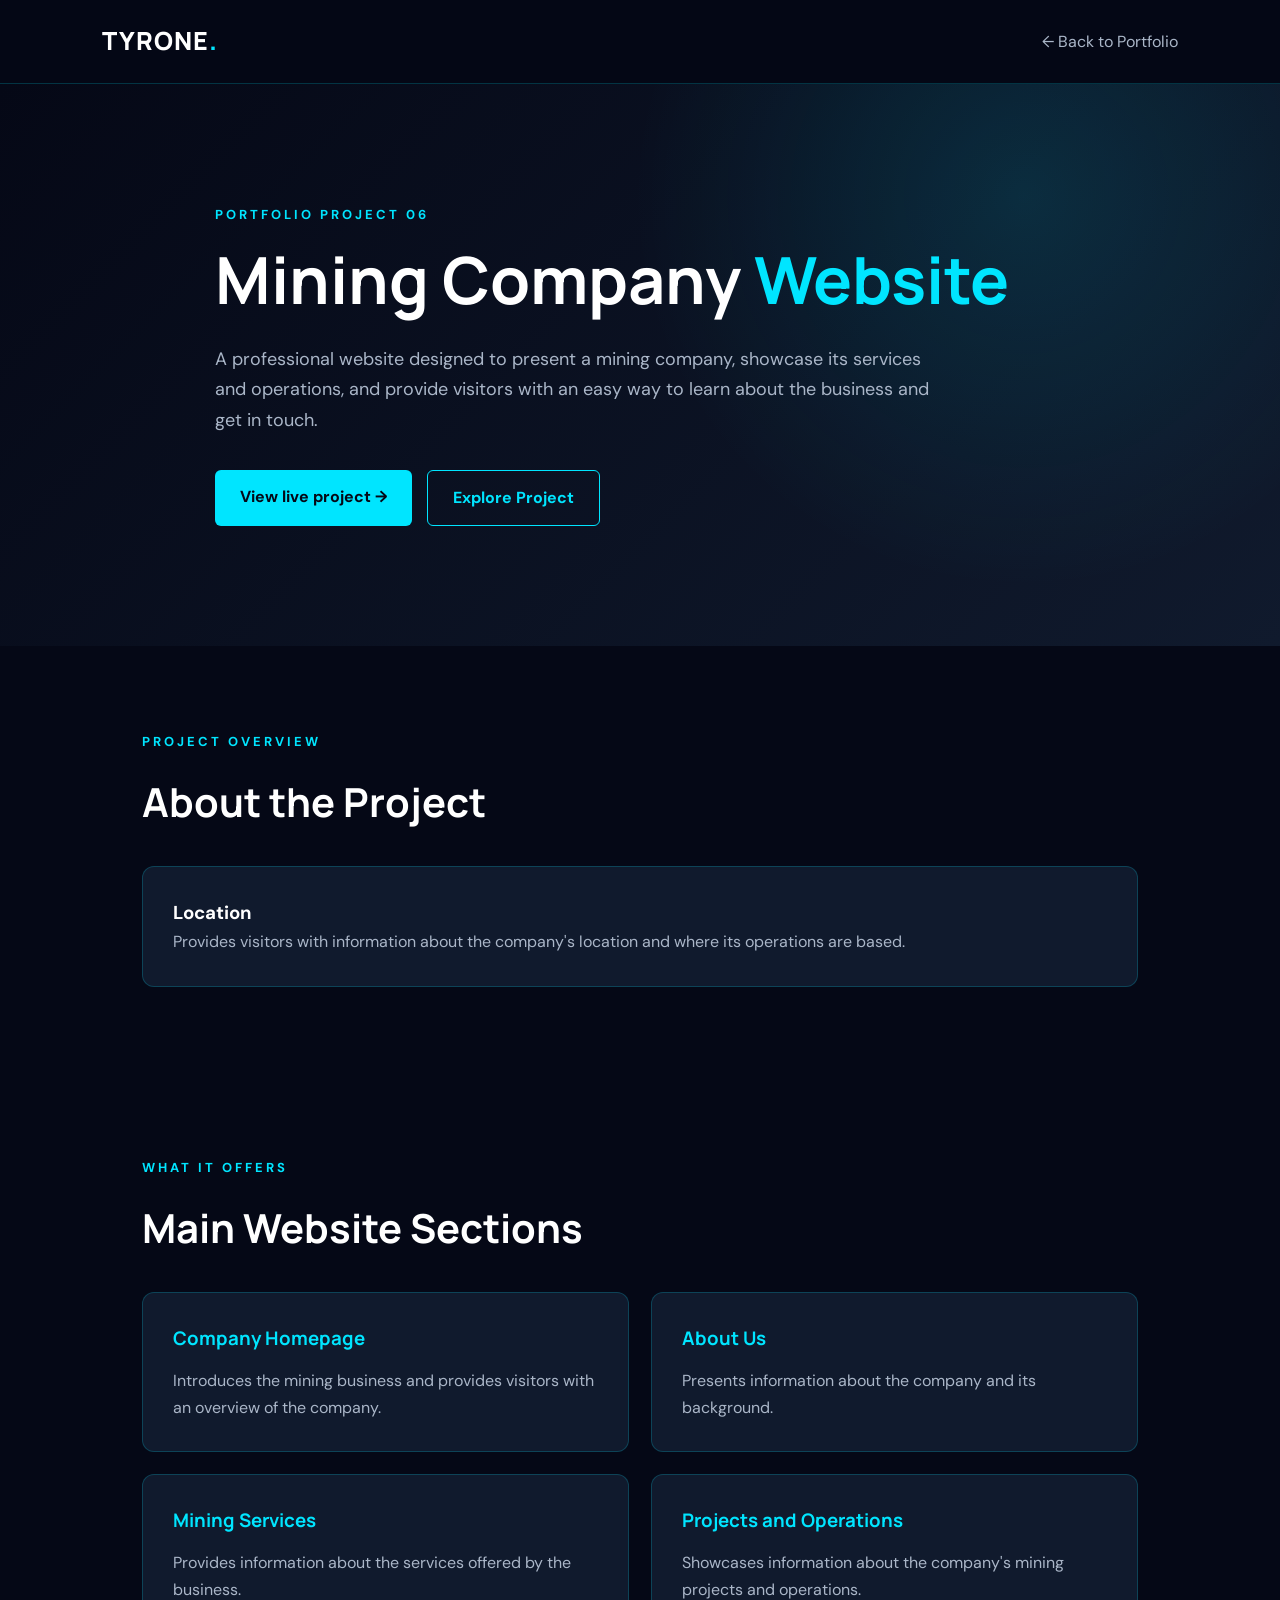
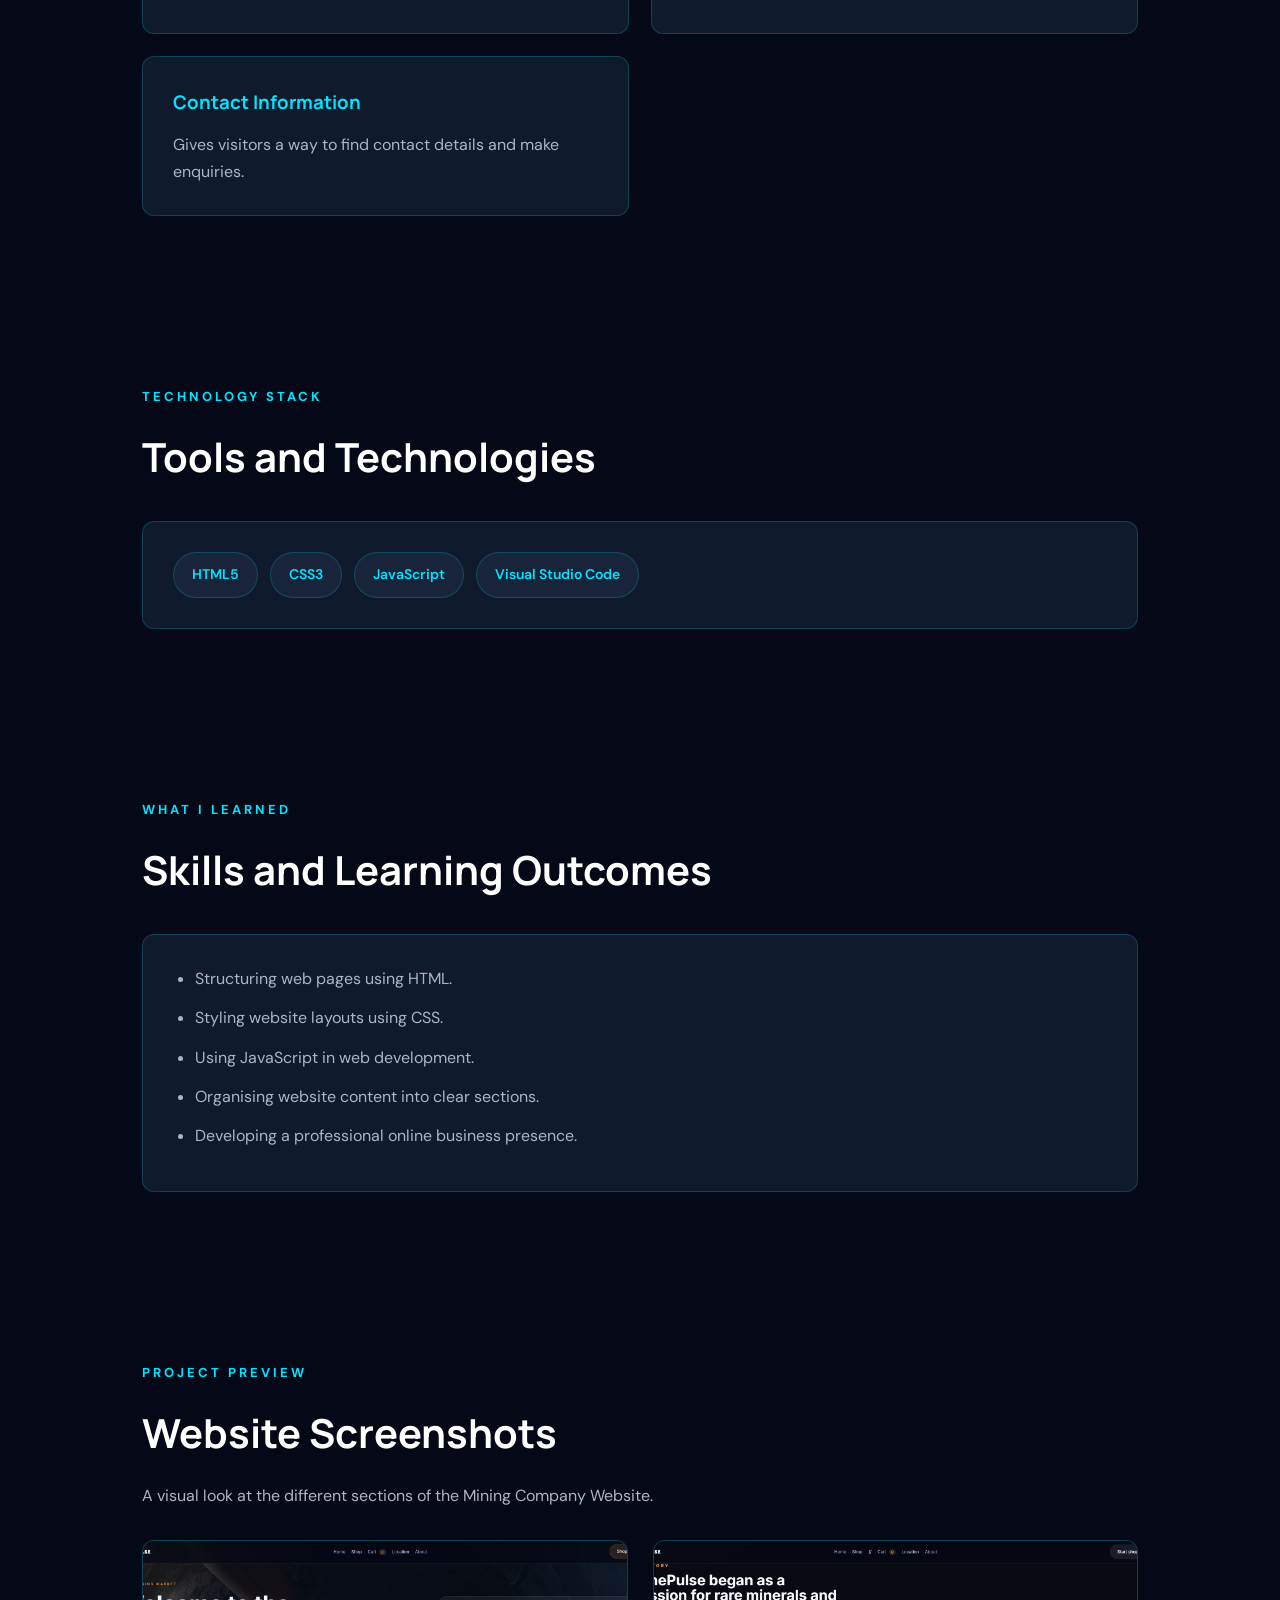
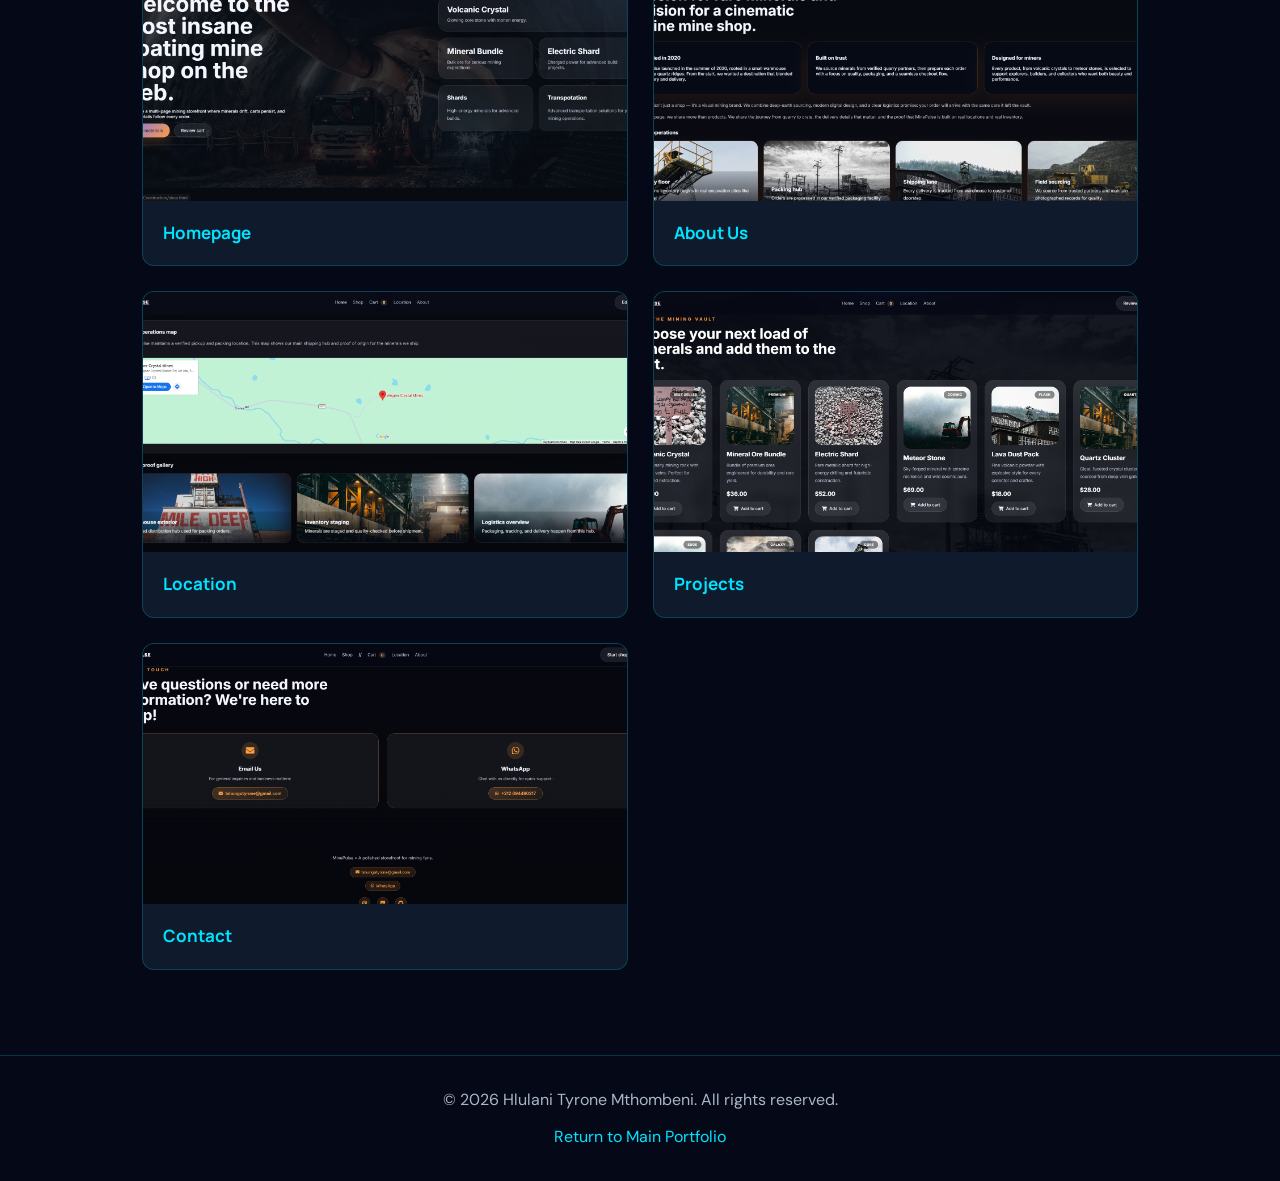
<file: Mining-Website/index.html>
<!DOCTYPE html>
<html lang="en">
<head>
    <meta charset="UTF-8">
    <meta name="viewport" content="width=device-width, initial-scale=1.0">

   <meta name="description" content="A mining company website showcasing company information, locations, projects and contact information.">
    <title>Mining Website | Portfolio Case Study</title>

    <link rel="stylesheet" href="style.css">

    <link rel="preconnect" href="https://fonts.googleapis.com">
    <link rel="preconnect" href="https://fonts.gstatic.com" crossorigin>
    <link href="https://fonts.googleapis.com/css2?family=DM+Sans:wght@400;500;600;700&family=Manrope:wght@400;500;600;700;800&display=swap" rel="stylesheet">
</head>

<body>

    <header class="header">
        <nav class="navbar">
            <a href="../index.html" class="brand">TYRONE<span>.</span></a>

            <a href="../index.html" class="back-link">
                ← Back to Portfolio
            </a>
        </nav>
    </header>

    <main>

        <section class="hero">
            <div class="hero-content">
                <p class="eyebrow">PORTFOLIO PROJECT 06</p>

                <h1>Mining Company <span>Website</span></h1>

                <p class="hero-description">
                    A professional website designed to present a mining company,
                    showcase its services and operations, and provide visitors
                    with an easy way to learn about the business and get in touch.
                </p>

                <div class="hero-buttons">
                <a href="https://exquisite-kangaroo-f75a8b.netlify.app" class="btn">
                        View live project →
                    </a>

                    <a href="#overview" class="btn-secondary">
                        Explore Project
                    </a>
                </div>
            </div>
        </section>

        <section class="section" id="overview">
            <p class="eyebrow">PROJECT OVERVIEW</p>
            <h2>About the Project</h2>

           <div class="content-card">
    <h3>Location</h3>
    <p>
        Provides visitors with information about the company's
        location and where its operations are based.
    </p>
</div>
        </section>

        <section class="section">
            <p class="eyebrow">WHAT IT OFFERS</p>
            <h2>Main Website Sections</h2>

            <div class="features-grid">

                <div class="content-card">
                    <h3>Company Homepage</h3>
                    <p>
                        Introduces the mining business and provides visitors
                        with an overview of the company.
                    </p>
                </div>

                <div class="content-card">
                    <h3>About Us</h3>
                    <p>
                        Presents information about the company and its
                        background.
                    </p>
                </div>

                <div class="content-card">
                    <h3>Mining Services</h3>
                    <p>
                        Provides information about the services offered
                        by the business.
                    </p>
                </div>

                <div class="content-card">
                    <h3>Projects and Operations</h3>
                    <p>
                        Showcases information about the company's mining
                        projects and operations.
                    </p>
                </div>

                <div class="content-card">
                    <h3>Contact Information</h3>
                    <p>
                        Gives visitors a way to find contact details and
                        make enquiries.
                    </p>
                </div>

            </div>
        </section>

        <section class="section">
            <p class="eyebrow">TECHNOLOGY STACK</p>
            <h2>Tools and Technologies</h2>

            <div class="content-card">
                <div class="tech-list">
                    <span>HTML5</span>
                    <span>CSS3</span>
                    <span>JavaScript</span>
                    <span>Visual Studio Code</span>
                </div>
            </div>
        </section>

        <section class="section">
            <p class="eyebrow">WHAT I LEARNED</p>
            <h2>Skills and Learning Outcomes</h2>

            <div class="content-card">
                <ul class="learning-list">
                    <li>Structuring web pages using HTML.</li>
                    <li>Styling website layouts using CSS.</li>
                    <li>Using JavaScript in web development.</li>
                    <li>Organising website content into clear sections.</li>
                    <li>Developing a professional online business presence.</li>
                </ul>
            </div>
        </section>
        <section class="section" id="screenshots">
    <p class="eyebrow">PROJECT PREVIEW</p>
    <h2>Website Screenshots</h2>

    <p class="section-description">
        A visual look at the different sections of the Mining Company Website.
    </p>

    <div class="screenshot-gallery">

        <div class="screenshot-card">
            <img src="images/home.png" alt="Mining website homepage">
            <h3>Homepage</h3>
        </div>

        <div class="screenshot-card">
            <img src="images/aboutt.png" alt="Mining website About Us page">
            <h3>About Us</h3>
        </div>

        <div class="screenshot-card">
            <img src="images/location.png" alt="Mining website location page">
            <h3>Location</h3>
        </div>

        <div class="screenshot-card">
            <img src="images/projects.png" alt="Mining website projects page">
            <h3>Projects</h3>
        </div>

        <div class="screenshot-card">
            <img src="images/contact.png" alt="Mining website contact page">
            <h3>Contact</h3>
        </div>

    </div>
</section>

    </main>

    <footer class="footer">
        <p>© 2026 Hlulani Tyrone Mthombeni. All rights reserved.</p>
        <a href="../index.html">Return to Main Portfolio</a>
    </footer>

</body>
</html>
</file>
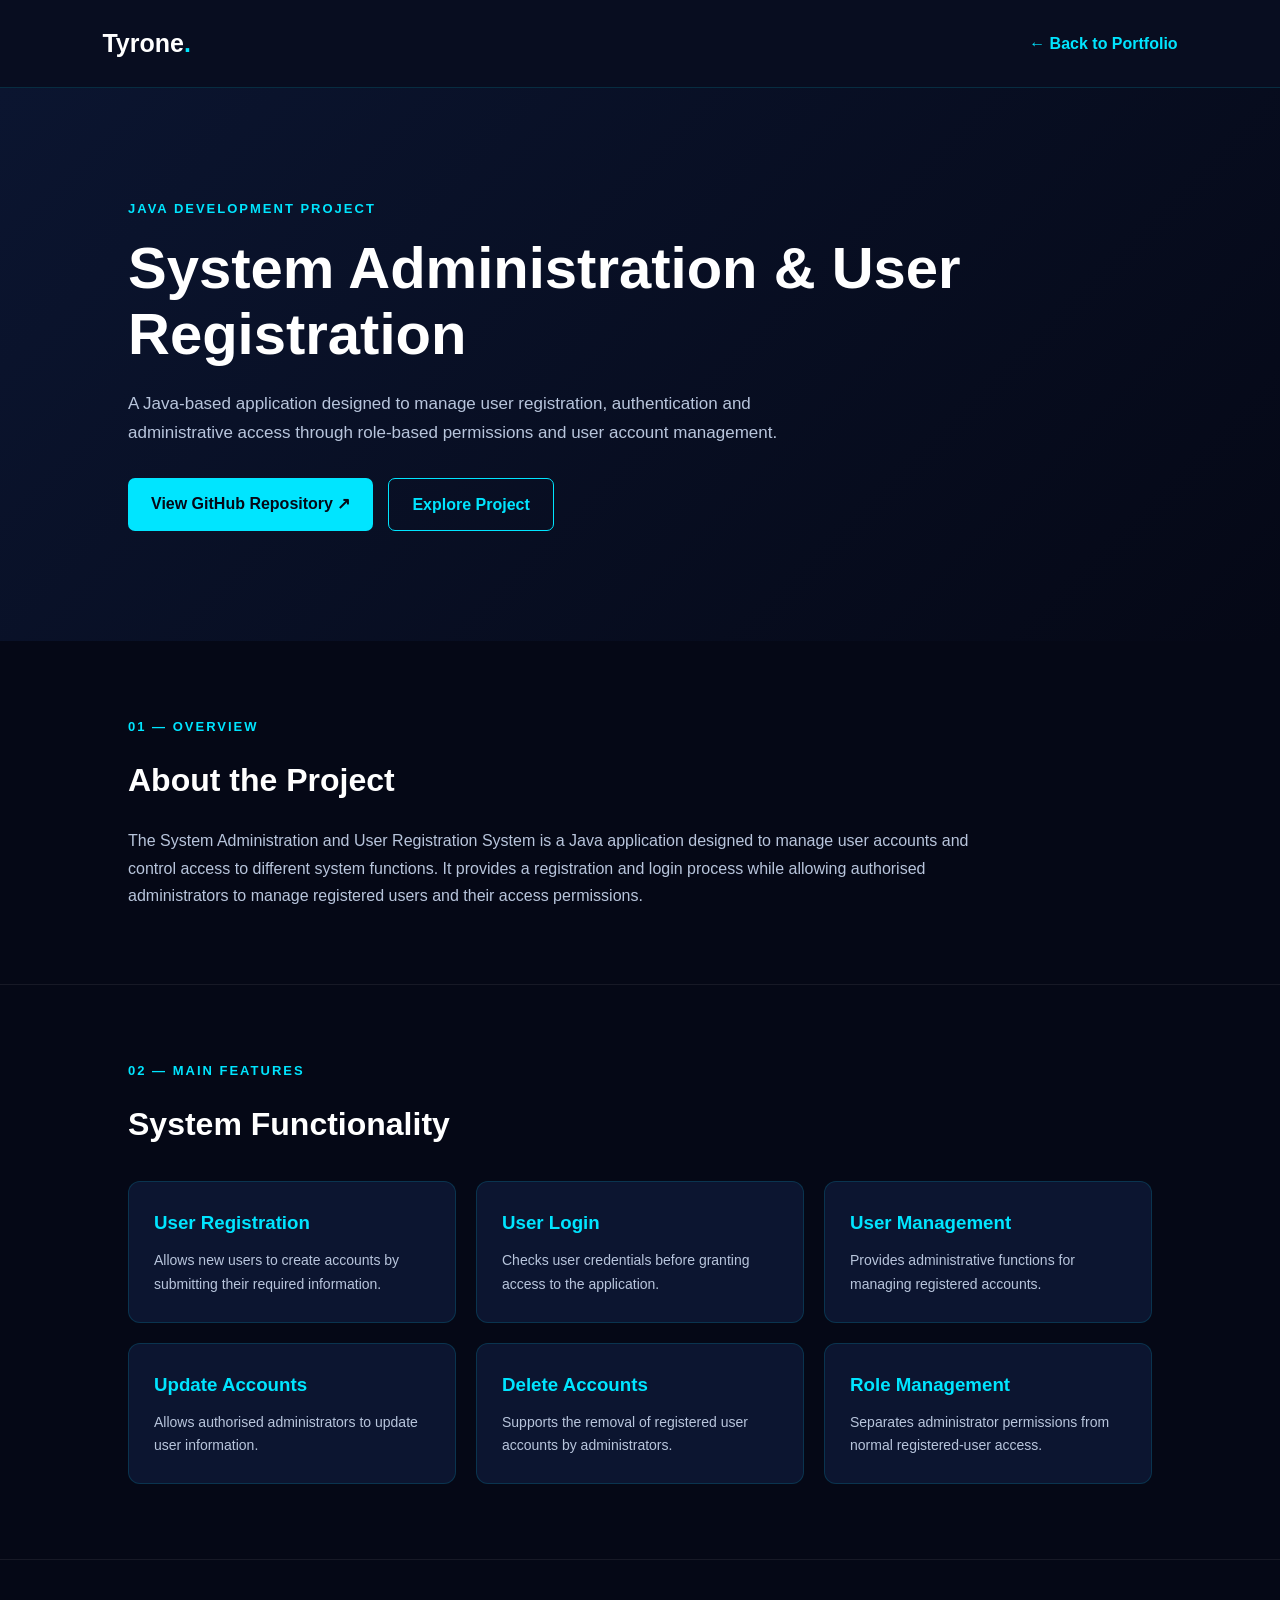
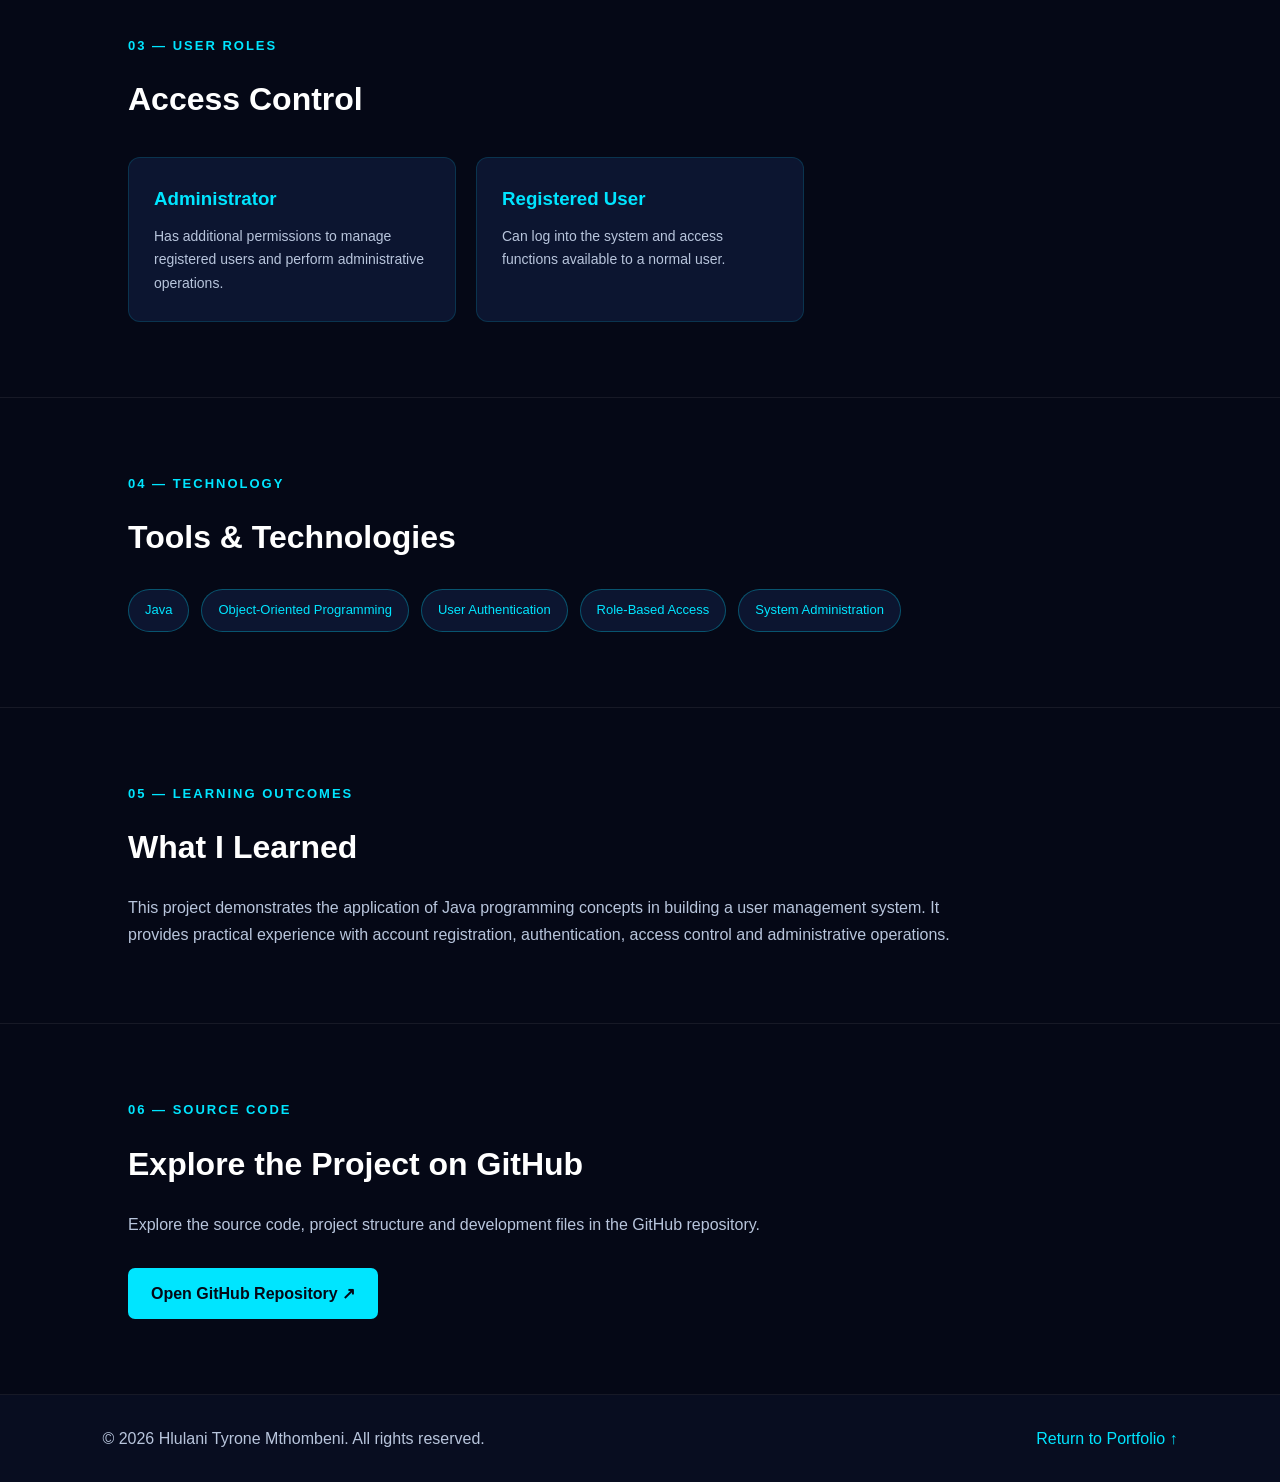
<file: System-Administration/index.html>
<!DOCTYPE html>
<html lang="en">
<head>
    <meta charset="UTF-8">
    <meta name="viewport" content="width=device-width, initial-scale=1.0">
    <meta name="description" content="System Administration and User Registration - Java project case study.">
    <title>System Administration | Project Case Study</title>
    <link rel="stylesheet" href="style.css">
</head>

<body>

    <header class="header">
        <a href="../index.html" class="logo">Tyrone<span>.</span></a>
        <a href="../index.html" class="back-link">← Back to Portfolio</a>
    </header>

    <main>

        <section class="hero">
            <p class="eyebrow">JAVA DEVELOPMENT PROJECT</p>

            <h1>System Administration & User Registration</h1>

            <p class="hero-description">
                A Java-based application designed to manage user registration,
                authentication and administrative access through role-based
                permissions and user account management.
            </p>

            <div class="hero-buttons">
                <a href="https://github.com/tyrone360/System_Work_Out"
                   target="_blank"
                   rel="noopener noreferrer"
                   class="btn">
                    View GitHub Repository ↗
                </a>

                <a href="#overview" class="btn secondary">
                    Explore Project
                </a>
            </div>
        </section>

        <section class="content-section" id="overview">
            <p class="eyebrow">01 — OVERVIEW</p>
            <h2>About the Project</h2>

            <p>
                The System Administration and User Registration System
                is a Java application designed to manage user accounts
                and control access to different system functions.
                It provides a registration and login process while
                allowing authorised administrators to manage registered
                users and their access permissions.
            </p>
        </section>

        <section class="content-section">
            <p class="eyebrow">02 — MAIN FEATURES</p>
            <h2>System Functionality</h2>

            <div class="feature-grid">

                <article class="feature-card">
                    <h3>User Registration</h3>
                    <p>Allows new users to create accounts by submitting their required information.</p>
                </article>

                <article class="feature-card">
                    <h3>User Login</h3>
                    <p>Checks user credentials before granting access to the application.</p>
                </article>

                <article class="feature-card">
                    <h3>User Management</h3>
                    <p>Provides administrative functions for managing registered accounts.</p>
                </article>

                <article class="feature-card">
                    <h3>Update Accounts</h3>
                    <p>Allows authorised administrators to update user information.</p>
                </article>

                <article class="feature-card">
                    <h3>Delete Accounts</h3>
                    <p>Supports the removal of registered user accounts by administrators.</p>
                </article>

                <article class="feature-card">
                    <h3>Role Management</h3>
                    <p>Separates administrator permissions from normal registered-user access.</p>
                </article>

            </div>
        </section>

        <section class="content-section">
            <p class="eyebrow">03 — USER ROLES</p>
            <h2>Access Control</h2>

            <div class="feature-grid">

                <article class="feature-card">
                    <h3>Administrator</h3>
                    <p>
                        Has additional permissions to manage registered
                        users and perform administrative operations.
                    </p>
                </article>

                <article class="feature-card">
                    <h3>Registered User</h3>
                    <p>
                        Can log into the system and access functions
                        available to a normal user.
                    </p>
                </article>

            </div>
        </section>

        <section class="content-section">
            <p class="eyebrow">04 — TECHNOLOGY</p>
            <h2>Tools & Technologies</h2>

            <div class="tags">
                <span>Java</span>
                <span>Object-Oriented Programming</span>
                <span>User Authentication</span>
                <span>Role-Based Access</span>
                <span>System Administration</span>
            </div>
        </section>

        <section class="content-section">
            <p class="eyebrow">05 — LEARNING OUTCOMES</p>
            <h2>What I Learned</h2>

            <p>
                This project demonstrates the application of Java
                programming concepts in building a user management
                system. It provides practical experience with account
                registration, authentication, access control and
                administrative operations.
            </p>
        </section>

        <section class="content-section">
            <p class="eyebrow">06 — SOURCE CODE</p>
            <h2>Explore the Project on GitHub</h2>

            <p>
                Explore the source code, project structure and
                development files in the GitHub repository.
            </p>

            <div class="hero-buttons">
                <a href="https://github.com/tyrone360/System_Work_Out"
                   target="_blank"
                   rel="noopener noreferrer"
                   class="btn">
                    Open GitHub Repository ↗
                </a>
            </div>
        </section>

    </main>

    <footer>
        <p>© 2026 Hlulani Tyrone Mthombeni. All rights reserved.</p>
        <a href="../index.html">Return to Portfolio ↑</a>
    </footer>

</body>
</html>
</file>
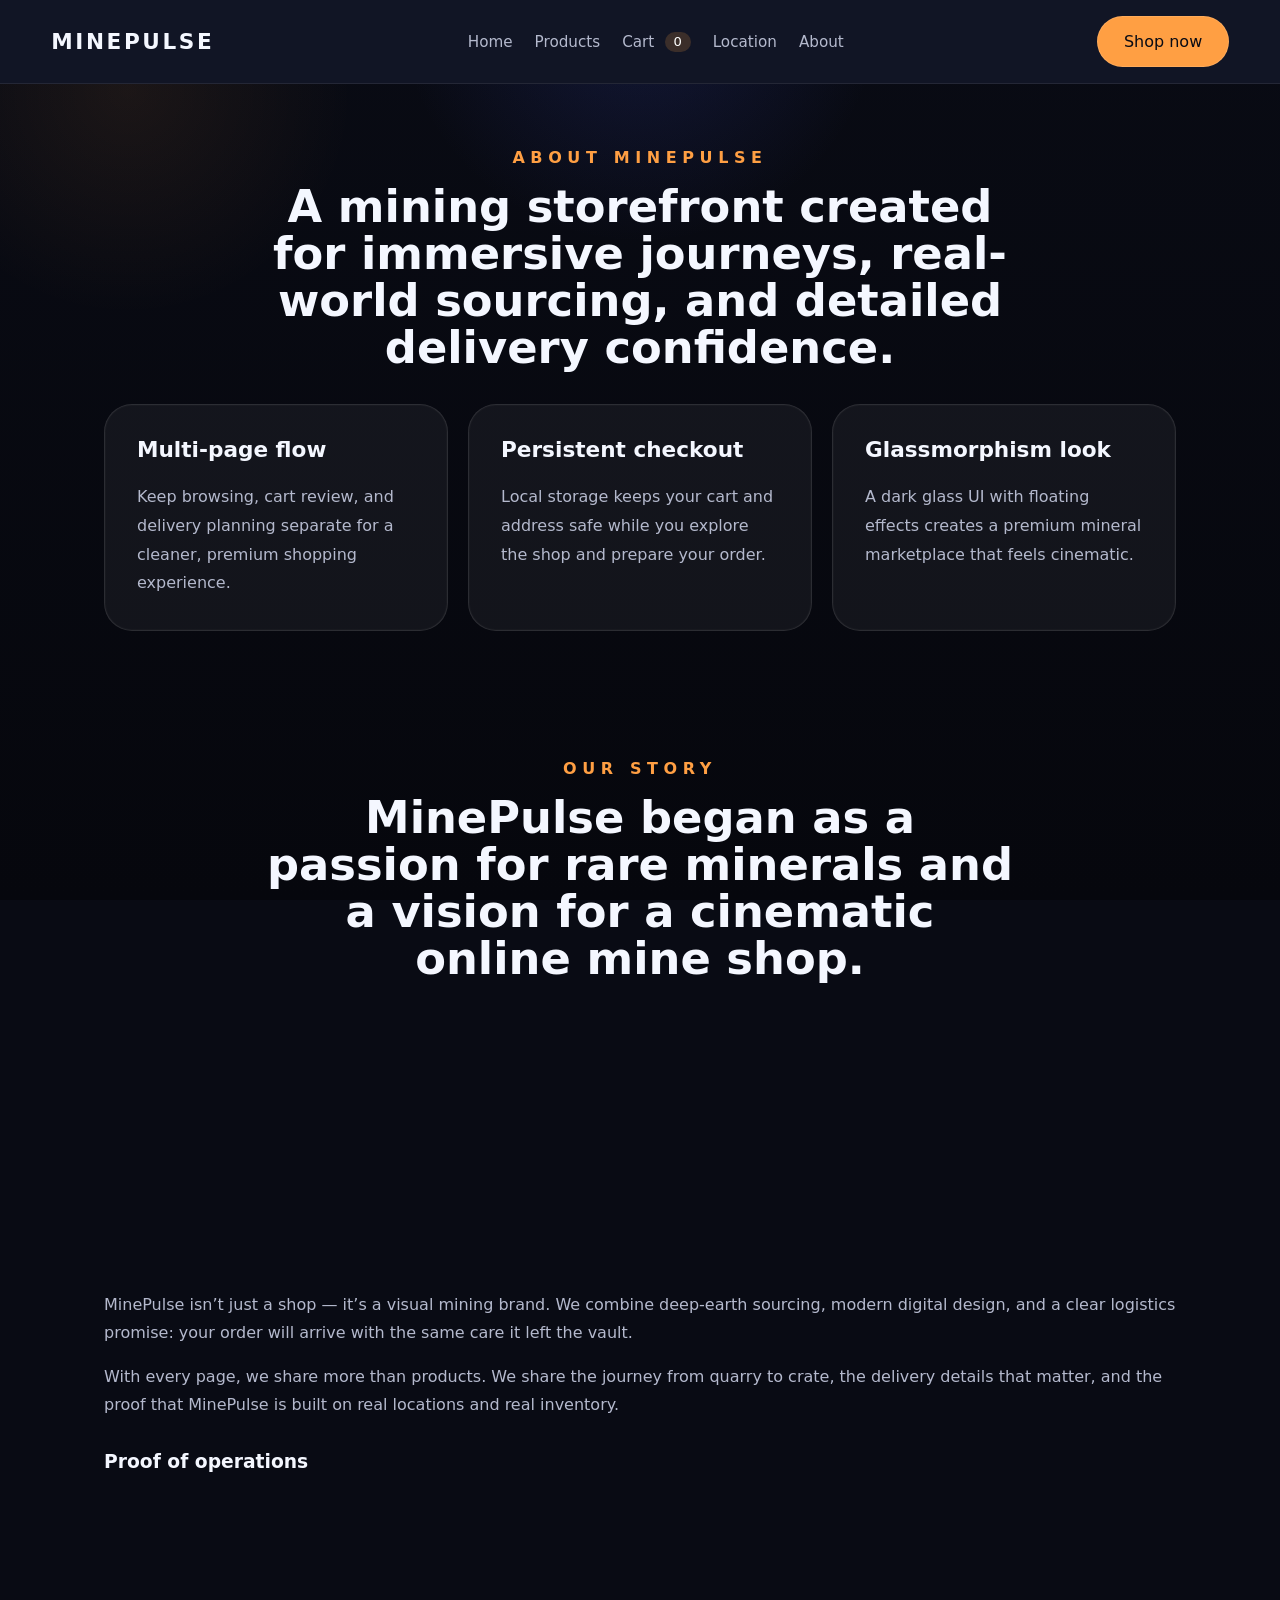
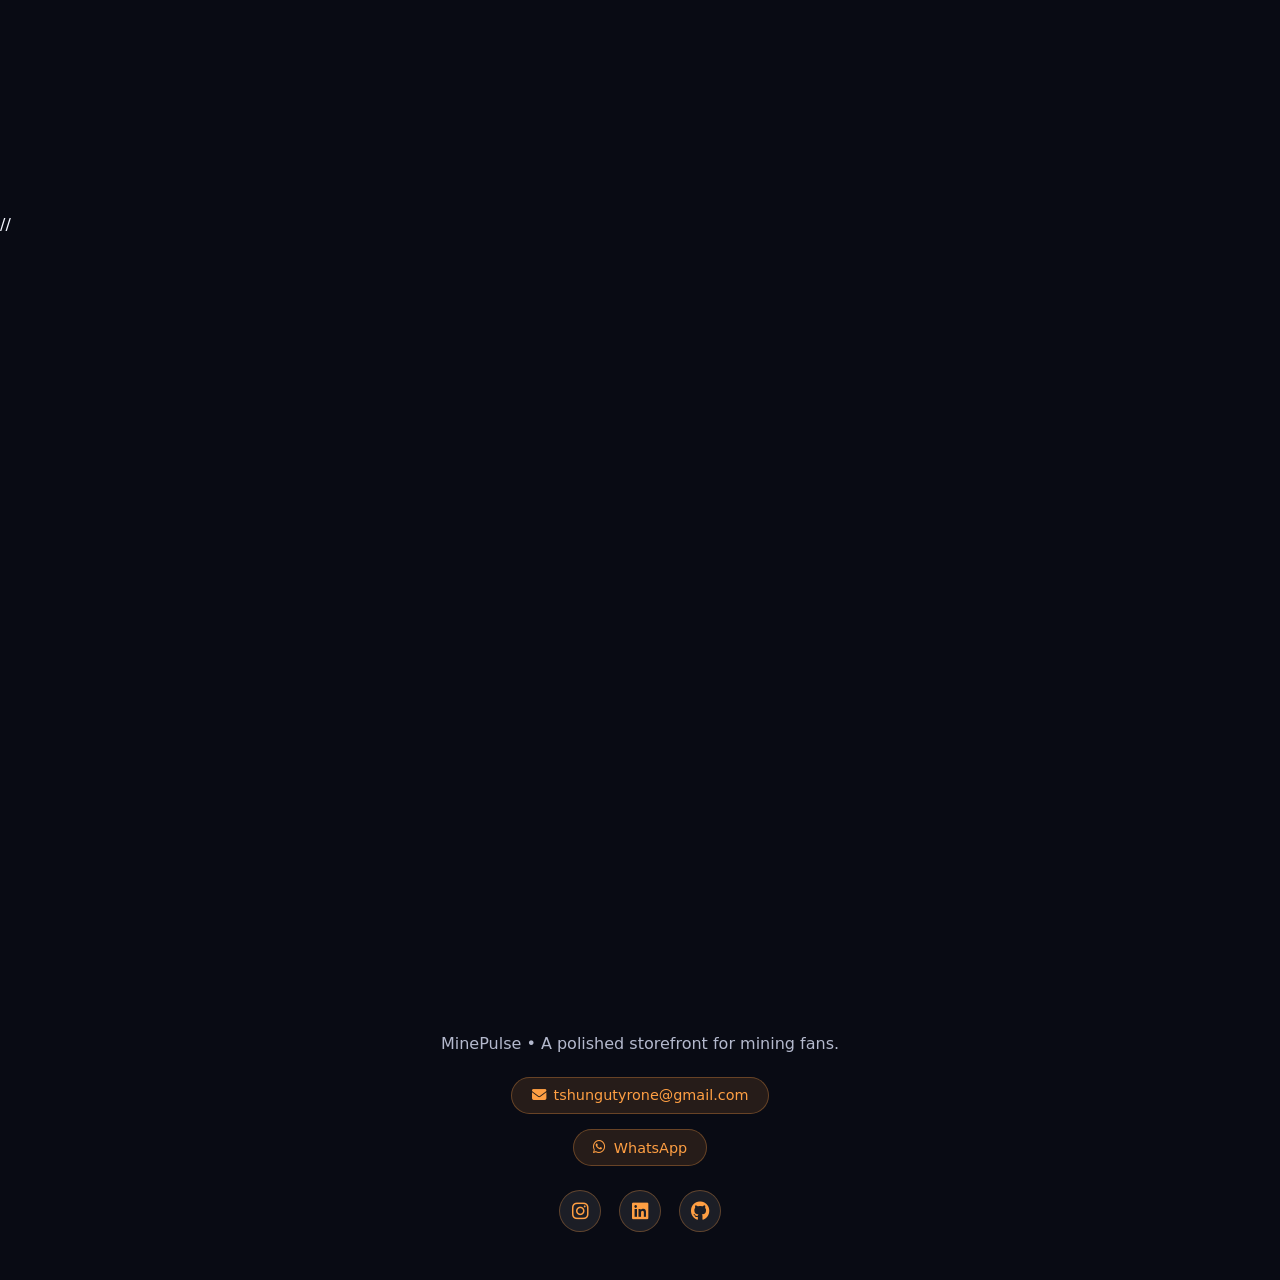
<file: Construction/about.html>
<!DOCTYPE html>
<html lang="en">
  <!-- HEADER -->
  <header class="site-header">
    <link rel="stylesheet" href="https://cdnjs.cloudflare.com/ajax/libs/font-awesome/6.7.2/css/all.min.css">
    <a class="brand" href="index.html">MinePulse</a>
<link rel="stylesheet" href="style.css">
    <nav class="site-nav" aria-label="Main navigation">
      <a href="index.html">Home</a>
      <a href="index.html#products">Products</a>
      <a href="cart.html">Cart <span class="cart-count">0</span></a>
      <a href="location.html">Location</a>
      <a href="about.html">About</a>
    </nav>

    <a class="button button--secondary" href="index.html#products">
      Shop now
    </a>
  </header>

  <main>
    <section class="section section--intro reveal">
      <div class="section__heading">
        <strong>About MinePulse</strong>
        <h2>A mining storefront created for immersive journeys, real-world sourcing, and detailed delivery confidence.</h2>
      </div>
      <div class="feature-grid">
        <div class="feature-card reveal">
          <h3>Multi-page flow</h3>
          <p>Keep browsing, cart review, and delivery planning separate for a cleaner, premium shopping experience.</p>
        </div>
        <div class="feature-card reveal">
          <h3>Persistent checkout</h3>
          <p>Local storage keeps your cart and address safe while you explore the shop and prepare your order.</p>
        </div>
        <div class="feature-card reveal">
          <h3>Glassmorphism look</h3>
          <p>A dark glass UI with floating effects creates a premium mineral marketplace that feels cinematic.</p>
        </div>
      </div>
    </section>

    <section class="section section--story reveal">
      <div class="section__heading">
        <strong>Our story</strong>
        <h2>MinePulse began as a passion for rare minerals and a vision for a cinematic online mine shop.</h2>
      </div>
      <div class="history-grid">
        <div class="story-card reveal">
          <h3>Founded in 2020</h3>
          <p>MinePulse launched in the summer of 2020, rooted in a small warehouse near the quartz ridges. From the start, we wanted a destination that blended discovery and delivery.</p>
        </div>
        <div class="story-card reveal">
          <h3>Built on trust</h3>
          <p>We source minerals from verified quarry partners, then prepare each order with a focus on quality, packaging, and a seamless checkout flow.</p>
        </div>
        <div class="story-card reveal">
          <h3>Designed for miners</h3>
          <p>Every product, from volcanic crystals to meteor stones, is selected to support explorers, builders, and collectors who want both beauty and performance.</p>
        </div>
      </div>
      <div class="about-copy">
        <p>MinePulse isn’t just a shop — it’s a visual mining brand. We combine deep-earth sourcing, modern digital design, and a clear logistics promise: your order will arrive with the same care it left the vault.</p>
        <p>With every page, we share more than products. We share the journey from quarry to crate, the delivery details that matter, and the proof that MinePulse is built on real locations and real inventory.</p>
      </div>

      <div class="proof-gallery">
        <h3>Proof of operations</h3>
        <div class="proof-grid">
          <article class="proof-card proof-card--one reveal">
            <div class="proof-copy"><strong>Quarry floor</strong><p>Our stone inventory begins in real excavation sites like this one.</p></div>
          </article>
          <article class="proof-card proof-card--two reveal">
            <div class="proof-copy"><strong>Packing hub</strong><p>Orders are processed in our verified packaging facility.</p></div>
          </article>
          <article class="proof-card proof-card--three reveal">
            <div class="proof-copy"><strong>Shipping lane</strong><p>Every delivery is tracked from warehouse to customer doorstep.</p></div>
          </article>
          <article class="proof-card proof-card--four reveal">
            <div class="proof-copy"><strong>Field sourcing</strong><p>We source from trusted partners and maintain photographed records for quality.</p></div>
          </article>
        </div>
      </div>
    </section>
//
    <section class="section section--contact reveal">
      <div class="section__heading">
        <strong>Get in touch</strong>
        <h2>Have questions or need more information? We're here to help!</h2>
      </div>
      <div class="contact-grid">
        <div class="contact-card">
          <div class="contact-icon">
            <i class="fas fa-envelope"></i>
          </div>
          <h3>Email Us</h3>
          <p>For general inquiries and business matters:</p>
          <a href="mailto:tshungutyrone@gmail.com" class="contact-link"><i class="fas fa-envelope"></i> tshungutyrone@gmail.com</a>
        </div>
        <div class="contact-card">
          <div class="contact-icon">
            <i class="fab fa-whatsapp"></i>
          </div>
          <h3>WhatsApp</h3>
          <p>Chat with us directly for quick support:</p>
          <a href="https://wa.me/212694480217" target="_blank" rel="noopener" class="contact-link"><i class="fab fa-whatsapp"></i> +212 694480217</a>
        </div>
      </div>
    </section>
  </main>

  <footer class="footer">
    <p>MinePulse • A polished storefront for mining fans.</p>
    <div class="contact-info">
      <a href="mailto:tshungutyrone@gmail.com" class="contact-badge" title="Email"><i class="fas fa-envelope"></i> tshungutyrone@gmail.com</a>
      <a href="https://wa.me/212694480217" target="_blank" rel="noopener" class="contact-badge" title="WhatsApp"><i class="fab fa-whatsapp"></i> WhatsApp</a>
    </div>
    <div class="social-icons">
      <a href="https://instagram.com" target="_blank" rel="noopener" aria-label="Instagram"><i class="fab fa-instagram"></i></a>
      <a href="https://linkedin.com" target="_blank" rel="noopener" aria-label="LinkedIn"><i class="fab fa-linkedin"></i></a>
      <a href="https://github.com" target="_blank" rel="noopener" aria-label="GitHub"><i class="fab fa-github"></i></a>
    </div>

  <div class="toast" aria-live="polite"></div>
  <script src="script.js"></script>
</body>
</html>
</file>
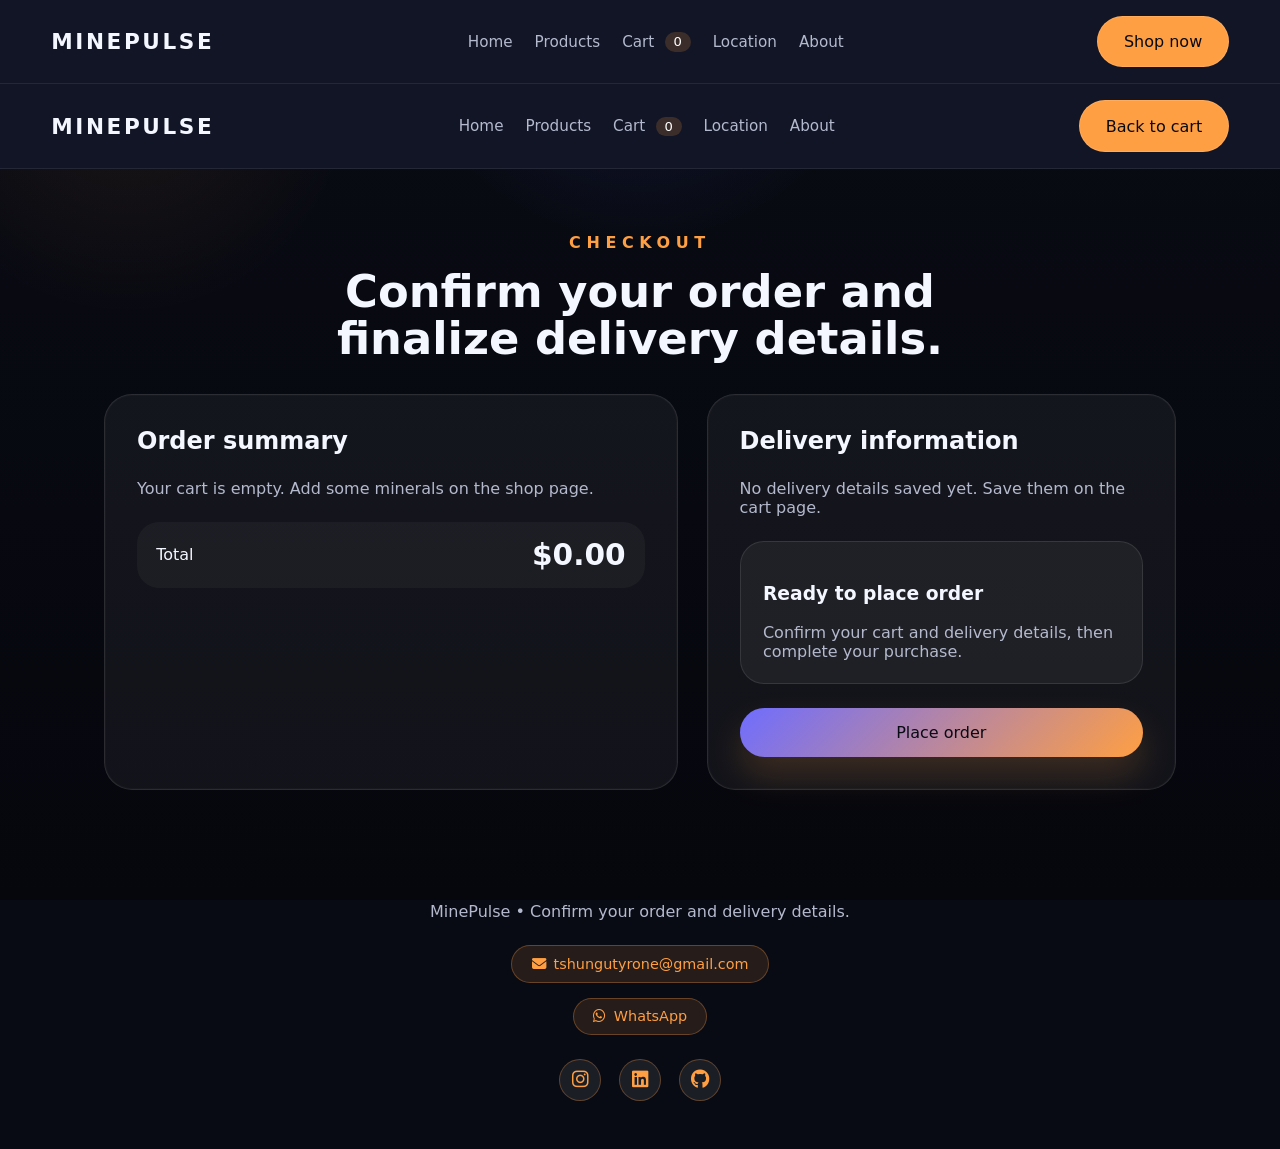
<file: Construction/checkout.html>
<!DOCTYPE html>
<html lang="en">
  <!-- HEADER -->
  <header class="site-header">
    <link rel="stylesheet" href="https://cdnjs.cloudflare.com/ajax/libs/font-awesome/6.7.2/css/all.min.css">
    <a class="brand" href="index.html">MinePulse</a>
<link rel="stylesheet" href="style.css">
    <nav class="site-nav" aria-label="Main navigation">
      <a href="index.html">Home</a>
      <a href="index.html#products">Products</a>
      <a href="cart.html">Cart <span class="cart-count">0</span></a>
      <a href="location.html">Location</a>
      <a href="about.html">About</a>
    </nav>

    <a class="button button--secondary" href="index.html#products">
      Shop now
    </a>
  </header>
<body data-page="checkout">
  <header class="site-header">
    <a class="brand" href="index.html">MinePulse</a>
    <nav class="site-nav">
      <a href="index.html">Home</a>
      <a href="index.html#products">Products</a>
      <a href="cart.html">Cart <span class="cart-count">0</span></a>
      <a href="location.html">Location</a>
      <a href="about.html">About</a>
    </nav>
    <a class="button button--secondary" href="cart.html">Back to cart</a>
  </header>

  <main>
    <section class="section section--intro reveal">
      <div class="section__heading">
        <strong>Checkout</strong>
        <h2>Confirm your order and finalize delivery details.</h2>
      </div>
      <div class="checkout-grid">
        <div class="cart-panel__inner">
          <h2>Order summary</h2>
          <div class="cart-items"></div>
          <div class="cart-summary">
            <span>Total</span>
            <strong class="cart-total">$0.00</strong>
          </div>
        </div>

        <div class="delivery-panel__inner">
          <h2>Delivery information</h2>
          <div class="customer-details"></div>
          <div class="delivery-summary" style="margin-top: 1.5rem;">
            <h3>Ready to place order</h3>
            <p class="cart-empty">Confirm your cart and delivery details, then complete your purchase.</p>
          </div>
          <button class="button button--primary place-order" style="margin-top: 1.5rem;">Place order</button>
        </div>
      </div>
    </section>
  </main>

  <footer class="footer">
    <p>MinePulse • Confirm your order and delivery details.</p>
    <div class="contact-info">
      <a href="mailto:tshungutyrone@gmail.com" class="contact-badge" title="Email"><i class="fas fa-envelope"></i> tshungutyrone@gmail.com</a>
      <a href="https://wa.me/212694480217" target="_blank" rel="noopener" class="contact-badge" title="WhatsApp"><i class="fab fa-whatsapp"></i> WhatsApp</a>
    </div>
    <div class="social-icons">
      <a href="https://instagram.com" target="_blank" rel="noopener" aria-label="Instagram"><i class="fab fa-instagram"></i></a>
      <a href="https://linkedin.com" target="_blank" rel="noopener" aria-label="LinkedIn"><i class="fab fa-linkedin"></i></a>
      <a href="https://github.com" target="_blank" rel="noopener" aria-label="GitHub"><i class="fab fa-github"></i></a>
    </div>
  </footer>

  <div class="toast" aria-live="polite"></div>
  <script src="script.js"></script>
</body>
</html>
</file>
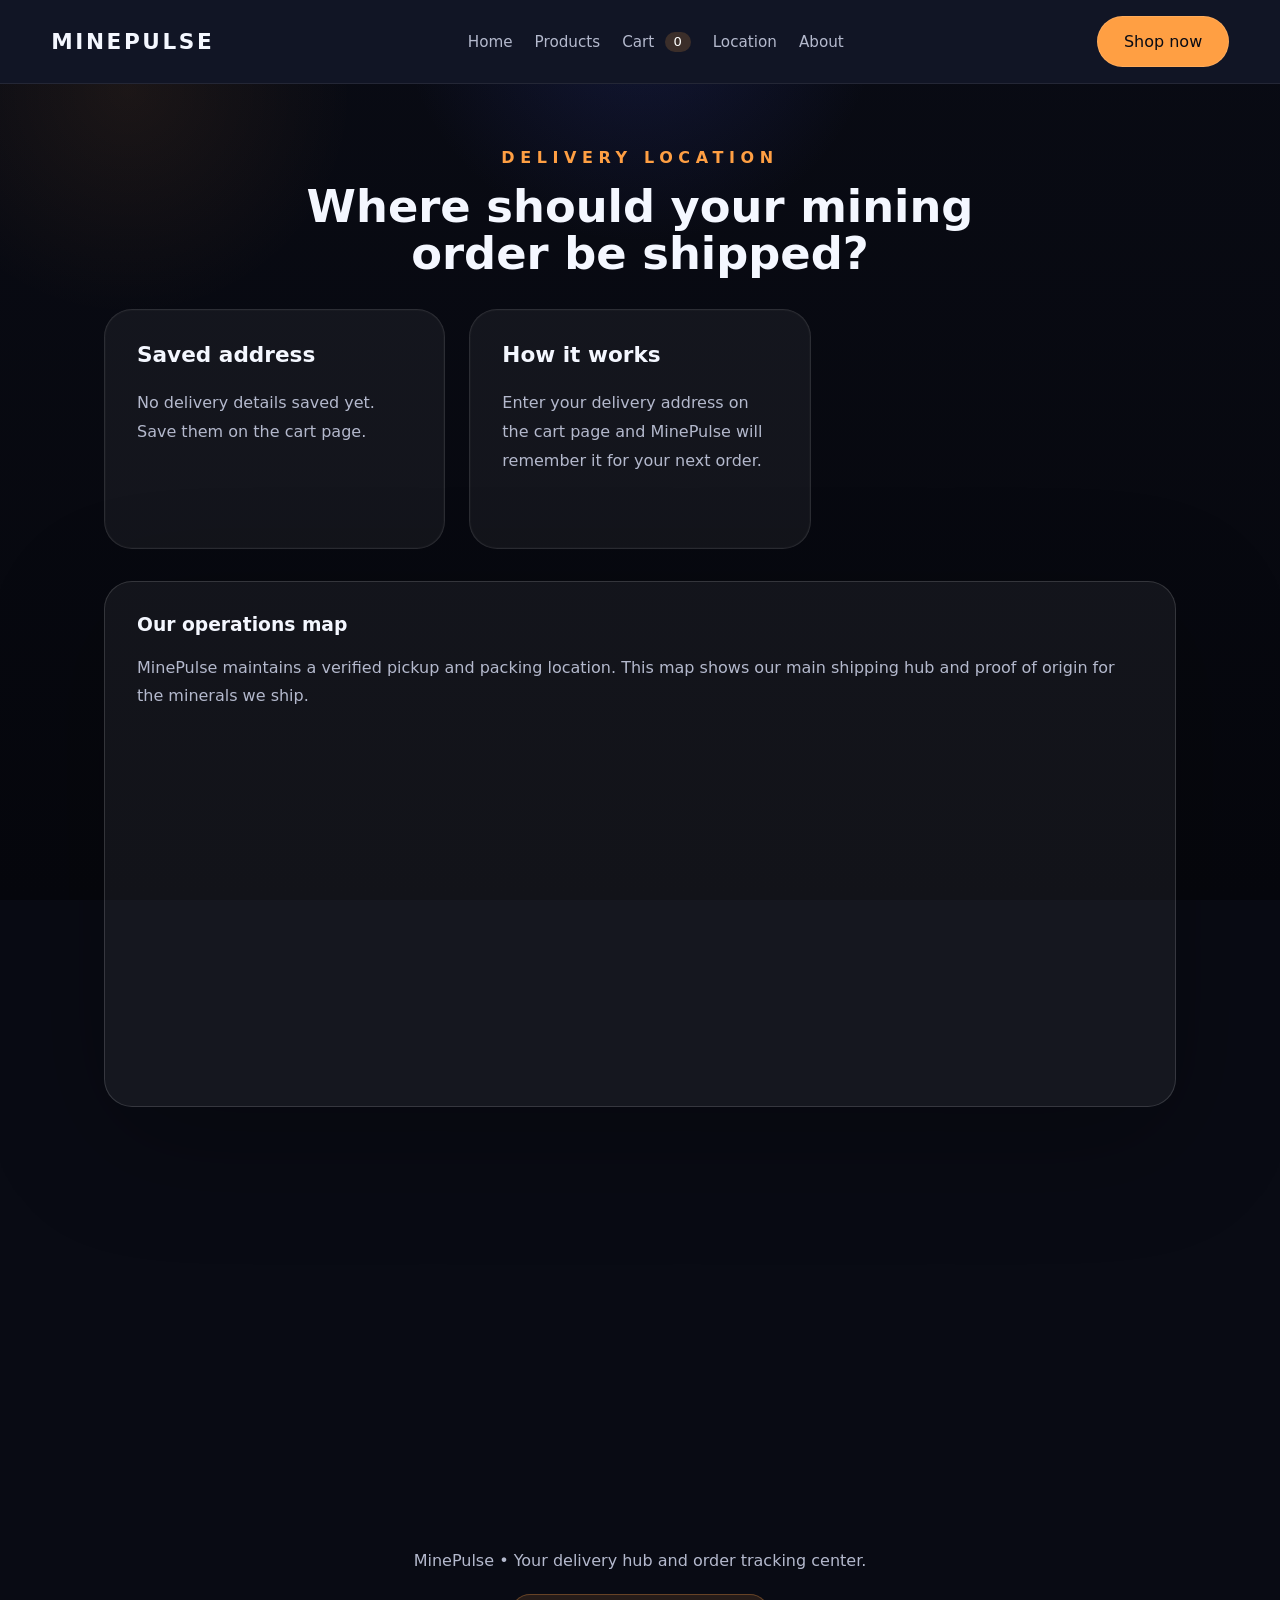
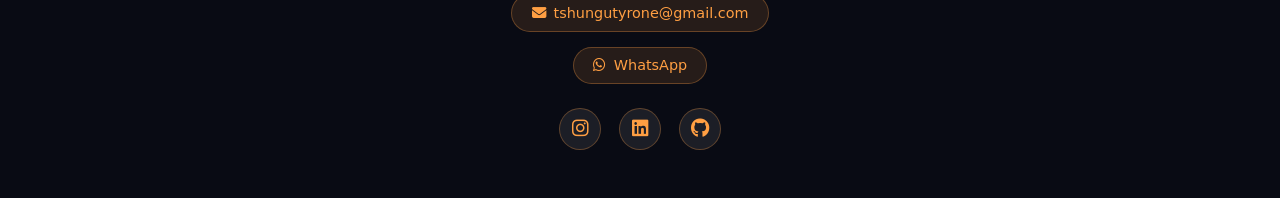
<file: Construction/location.html>
<!DOCTYPE html>
<html lang="en">
  <!-- HEADER -->
  <header class="site-header">
    <link rel="stylesheet" href="https://cdnjs.cloudflare.com/ajax/libs/font-awesome/6.7.2/css/all.min.css">
    <a class="brand" href="index.html">MinePulse</a>
<link rel="stylesheet" href="style.css">
    <nav class="site-nav" aria-label="Main navigation">
      <a href="index.html">Home</a>
      <a href="index.html#products">Products</a>
      <a href="cart.html">Cart <span class="cart-count">0</span></a>
      <a href="location.html">Location</a>
      <a href="about.html">About</a>
    </nav>

    <a class="button button--secondary" href="index.html#products">
      Shop now
    </a>
  </header>
<body data-page="location">

  <main>
    <section class="section section--intro reveal">
      <div class="section__heading">
        <strong>Delivery location</strong>
        <h2>Where should your mining order be shipped?</h2>
      </div>
      <div class="location-grid">
        <div class="location-card">
          <h3>Saved address</h3>
          <div class="customer-details"></div>
        </div>
        <div class="location-card">
          <h3>How it works</h3>
          <p>Enter your delivery address on the cart page and MinePulse will remember it for your next order.</p>
        </div>
      </div>
      <div class="map-card reveal">
        <h3>Our operations map</h3>
        <p>MinePulse maintains a verified pickup and packing location. This map shows our main shipping hub and proof of origin for the minerals we ship.</p>
        <iframe class="map-frame" loading="lazy" src="https://maps.google.com/maps?q=Quartz%20City%20Mines&amp;output=embed"></iframe>
      </div>
      <div class="proof-gallery reveal">
        <h3>Location proof gallery</h3>
        <div class="proof-grid proof-grid--location">
          <article class="proof-card proof-card--one">
            <div class="proof-copy"><strong>Warehouse exterior</strong><p>A verified distribution hub used for packing orders.</p></div>
          </article>
          <article class="proof-card proof-card--two">
            <div class="proof-copy"><strong>Inventory staging</strong><p>Minerals are staged and quality-checked before shipment.</p></div>
          </article>
          <article class="proof-card proof-card--three">
            <div class="proof-copy"><strong>Logistics overview</strong><p>Packaging, tracking, and delivery happen from this hub.</p></div>
          </article>
        </div>
      </div>
    </section>
  </main>
  <footer class="footer">
    <p>MinePulse • Your delivery hub and order tracking center.</p>
    <div class="contact-info">
      <a href="mailto:tshungutyrone@gmail.com" class="contact-badge" title="Email"><i class="fas fa-envelope"></i> tshungutyrone@gmail.com</a>
      <a href="https://wa.me/212694480217" target="_blank" rel="noopener" class="contact-badge" title="WhatsApp"><i class="fab fa-whatsapp"></i> WhatsApp</a>
    </div>
    <div class="social-icons">
      <a href="https://instagram.com" target="_blank" rel="noopener" aria-label="Instagram"><i class="fab fa-instagram"></i></a>
      <a href="https://linkedin.com" target="_blank" rel="noopener" aria-label="LinkedIn"><i class="fab fa-linkedin"></i></a>
      <a href="https://github.com" target="_blank" rel="noopener" aria-label="GitHub"><i class="fab fa-github"></i></a>
    </div>
  </footer>

  <div class="toast" aria-live="polite"></div>
  <script src="script.js"></script>
</body>
</html>
</file>
<file: Campus Connect/style.css>
* {
    margin: 0;
    padding: 0;
    box-sizing: border-box;
}

html {
    scroll-behavior: smooth;
}

body {
    font-family: Arial, sans-serif;
    background: #050816;
    color: #ffffff;
    line-height: 1.7;
}

a {
    text-decoration: none;
    color: inherit;
}

.header {
    display: flex;
    justify-content: space-between;
    align-items: center;
    padding: 22px 8%;
    border-bottom: 1px solid rgba(0, 229, 255, 0.15);
    background: #080d20;
}

.logo {
    font-size: 25px;
    font-weight: bold;
}

.logo span {
    color: #00e5ff;
}

.back-link {
    color: #00e5ff;
    font-weight: 600;
}

.hero {
    min-height: 480px;
    padding: 110px 10%;
    display: flex;
    flex-direction: column;
    justify-content: center;
    background: linear-gradient(135deg, #0b1530, #050816);
}

.eyebrow {
    color: #00e5ff;
    font-size: 13px;
    font-weight: bold;
    letter-spacing: 2px;
    margin-bottom: 15px;
}

.hero h1 {
    max-width: 850px;
    font-size: clamp(36px, 5vw, 58px);
    line-height: 1.15;
    margin-bottom: 22px;
}

.hero-description {
    max-width: 720px;
    color: #b8c5dc;
    font-size: 17px;
}

.hero-buttons {
    display: flex;
    flex-wrap: wrap;
    gap: 15px;
    margin-top: 30px;
}

.btn {
    display: inline-block;
    padding: 12px 23px;
    border-radius: 7px;
    background: #00e5ff;
    color: #050816;
    font-weight: bold;
    transition: 0.3s;
}

.btn:hover {
    transform: translateY(-3px);
    box-shadow: 0 5px 20px rgba(0, 229, 255, 0.2);
}

.btn.secondary {
    background: transparent;
    color: #00e5ff;
    border: 1px solid #00e5ff;
}

.content-section {
    padding: 75px 10%;
    border-bottom: 1px solid rgba(255, 255, 255, 0.07);
}

.content-section h2 {
    font-size: 32px;
    margin-bottom: 20px;
}

.content-section > p:not(.eyebrow) {
    max-width: 850px;
    color: #b8c5dc;
}

.feature-grid {
    display: grid;
    grid-template-columns: repeat(3, 1fr);
    gap: 20px;
    margin-top: 30px;
}

.feature-card {
    padding: 25px;
    background: #0c1530;
    border: 1px solid rgba(0, 229, 255, 0.15);
    border-radius: 12px;
    transition: 0.3s;
}

.feature-card:hover {
    transform: translateY(-5px);
    border-color: #00e5ff;
}

.feature-card h3 {
    color: #00e5ff;
    margin-bottom: 10px;
}

.feature-card p {
    color: #b8c5dc;
    font-size: 14px;
}

.tags {
    display: flex;
    flex-wrap: wrap;
    gap: 12px;
    margin-top: 25px;
}

.tags span {
    padding: 9px 16px;
    border-radius: 30px;
    background: #0c1530;
    border: 1px solid rgba(0, 229, 255, 0.3);
    color: #00e5ff;
    font-size: 13px;
}

/* SCREENSHOT GALLERY */

.screenshot-grid {
    display: grid;
    grid-template-columns: repeat(2, 1fr);
    gap: 28px;
    margin-top: 35px;
}

.screenshot-card {
    overflow: hidden;
    background: #0c1530;
    border: 1px solid rgba(0, 229, 255, 0.18);
    border-radius: 12px;
    transition: 0.3s;
}

.screenshot-card:hover {
    transform: translateY(-5px);
    border-color: #00e5ff;
}

.screenshot-card img {
    display: block;
    width: 100%;
    height: 260px;
    object-fit: contain;
    background: #02040c;
    padding: 10px;
}

.screenshot-card h3 {
    color: #00e5ff;
    padding: 15px 18px 5px;
}

.screenshot-card p {
    color: #b8c5dc;
    padding: 0 18px 18px;
    font-size: 14px;
}

footer {
    padding: 30px 8%;
    display: flex;
    justify-content: space-between;
    flex-wrap: wrap;
    gap: 15px;
    color: #b8c5dc;
    background: #080d20;
}

footer a {
    color: #00e5ff;
}

@media (max-width: 850px) {
    .feature-grid {
        grid-template-columns: repeat(2, 1fr);
    }
}

@media (max-width: 600px) {
    .header {
        padding: 18px 5%;
    }

    .hero {
        padding: 80px 6%;
    }

    .content-section {
        padding: 55px 6%;
    }

    .feature-grid,
    .screenshot-grid {
        grid-template-columns: 1fr;
    }

    .screenshot-card img {
        height: 220px;
    }

    footer {
        padding: 25px 6%;
        flex-direction: column;
    }
}
</file>
<file: CampusConnect/style.css>
/* ========================================
   CAMPUSCONNECT - MAIN STYLESHEET
   Creative Purple Theme
======================================== */

:root {
    --primary: #8b6cff;
    --primary-light: #b9a5ff;
    --primary-dark: #5b3cc4;
    --background: #100b20;
    --surface: #1b1430;
    --surface-light: #251b40;
    --text: #ffffff;
    --muted: #c2bad7;
    --border: rgba(185, 165, 255, 0.18);
    --accent: #ffb86b;
    --shadow: 0 18px 45px rgba(0, 0, 0, 0.28);
}

/* RESET */

* {
    margin: 0;
    padding: 0;
    box-sizing: border-box;
    scroll-behavior: smooth;
}

html {
    scroll-padding-top: 100px;
}

body {
    background: var(--background);
    color: var(--text);
    font-family: "DM Sans", sans-serif;
    line-height: 1.7;
    overflow-x: hidden;
}

h1, h2, h3, h4, .brand-text {
    font-family: "Manrope", sans-serif;
}

a {
    color: inherit;
    text-decoration: none;
}

img {
    display: block;
    max-width: 100%;
}

button, input, select {
    font: inherit;
}

button, a, input, select {
    -webkit-tap-highlight-color: transparent;
}

button:focus-visible,
a:focus-visible,
input:focus-visible,
select:focus-visible {
    outline: 3px solid var(--accent);
    outline-offset: 4px;
}

[hidden] {
    display: none !important;
}

/* HEADER AND NAVIGATION */

.header {
    position: sticky;
    top: 0;
    width: 100%;
    z-index: 1000;
    background: rgba(16, 11, 32, 0.88);
    border-bottom: 1px solid var(--border);
    backdrop-filter: blur(16px);
    -webkit-backdrop-filter: blur(16px);
}

.navbar {
    min-height: 82px;
    width: min(1200px, 90%);
    margin: auto;
    display: flex;
    align-items: center;
    justify-content: space-between;
    gap: 25px;
}

.brand {
    display: inline-flex;
    align-items: center;
    gap: 11px;
    flex-shrink: 0;
}

.brand-icon {
    width: 44px;
    height: 44px;
    display: grid;
    place-items: center;
    border-radius: 14px;
    background: linear-gradient(135deg, var(--primary), var(--primary-dark));
    box-shadow: 0 0 22px rgba(139, 108, 255, 0.3);
    font-family: "Manrope", sans-serif;
    font-size: 0.95rem;
    font-weight: 800;
    color: white;
}

.brand-text {
    font-size: 1.35rem;
    font-weight: 800;
    letter-spacing: -0.5px;
}

.brand-text > span {
    color: var(--primary-light);
}

.nav-links {
    display: flex;
    align-items: center;
    justify-content: flex-end;
    flex-wrap: wrap;
    gap: 25px;
    list-style: none;
}

.nav-links a {
    display: inline-block;
    padding: 9px 0;
    color: var(--muted);
    font-size: 0.91rem;
    font-weight: 600;
    transition: color 0.25s ease;
}

.nav-links a:hover {
    color: var(--primary-light);
}

/* HERO */

.hero {
    width: min(1200px, 90%);
    min-height: 650px;
    margin: auto;
    padding: 85px 0;
    display: grid;
    grid-template-columns: 1.05fr 0.95fr;
    align-items: center;
    gap: 65px;
}

.hero-content {
    max-width: 620px;
}

.eyebrow {
    color: var(--primary-light);
    font-size: 0.77rem;
    font-weight: 800;
    letter-spacing: 2px;
    text-transform: uppercase;
    margin-bottom: 14px;
}

.hero h1 {
    font-size: clamp(2.6rem, 5vw, 4.4rem);
    line-height: 1.12;
    letter-spacing: -2px;
    margin-bottom: 24px;
}

.hero h1 span {
    color: var(--primary-light);
}

.hero-description {
    max-width: 570px;
    color: var(--muted);
    font-size: 1.05rem;
    line-height: 1.9;
    margin-bottom: 30px;
}

.hero-buttons {
    display: flex;
    flex-wrap: wrap;
    gap: 14px;
    margin-bottom: 40px;
}

.btn {
    display: inline-flex;
    align-items: center;
    justify-content: center;
    min-height: 46px;
    padding: 12px 23px;
    border: 1px solid var(--primary);
    border-radius: 14px;
    background: linear-gradient(135deg, var(--primary), var(--primary-dark));
    color: white;
    font-weight: 700;
    font-size: 0.92rem;
    cursor: pointer;
    transition: transform 0.25s ease,
                box-shadow 0.25s ease,
                background 0.25s ease;
}

.btn:hover {
    transform: translateY(-3px);
    box-shadow: 0 10px 28px rgba(139, 108, 255, 0.3);
}

.btn-outline {
    background: transparent;
    color: var(--primary-light);
    border-color: var(--border);
}

.btn-outline:hover {
    background: var(--surface-light);
}

.hero-highlights {
    display: flex;
    flex-wrap: wrap;
    gap: 26px;
}

.hero-highlights div {
    display: flex;
    flex-direction: column;
    gap: 3px;
}

.hero-highlights strong {
    font-family: "Manrope", sans-serif;
    font-size: 0.95rem;
}

.hero-highlights span {
    color: var(--muted);
    font-size: 0.8rem;
}

/* FOUR-IMAGE HOMEPAGE GALLERY */

.home-gallery {
    display: grid;
    grid-template-columns: 1fr 1fr;
    gap: 16px;
    transform: rotate(1deg);
}

.home-gallery img {
    width: 100%;
    height: 215px;
    object-fit: cover;
    border-radius: 22px;
    border: 1px solid var(--border);
    box-shadow: var(--shadow);
    transition: transform 0.35s ease, box-shadow 0.35s ease;
}

.home-gallery img:nth-child(even) {
    transform: translateY(22px);
}

.home-gallery img:hover {
    transform: translateY(-5px) scale(1.02);
    box-shadow: 0 16px 35px rgba(139, 108, 255, 0.2);
}

/* GENERAL SECTIONS */

.section {
    padding: 90px 5%;
}

.events-section {
    background: linear-gradient(
        180deg,
        rgba(139, 108, 255, 0.035),
        transparent
    );
}

.section-heading {
    max-width: 760px;
    margin: 0 auto 42px;
    text-align: center;
}

.section-title {
    font-size: clamp(2rem, 4vw, 3rem);
    line-height: 1.2;
    letter-spacing: -1px;
    margin-bottom: 15px;
}

.section-subtitle {
    color: var(--muted);
    line-height: 1.9;
}

.category-section {
    margin-top: 65px;
    scroll-margin-top: 100px;
}

.category-heading {
    display: flex;
    align-items: center;
    justify-content: space-between;
    gap: 20px;
    margin-bottom: 25px;
}

.category-heading .eyebrow {
    margin-bottom: 7px;
}

.category-title {
    font-size: clamp(1.6rem, 3vw, 2.2rem);
    margin-bottom: 6px;
}

.category-heading p:not(.eyebrow) {
    color: var(--muted);
    font-size: 0.93rem;
}

.category-count {
    flex-shrink: 0;
    padding: 8px 13px;
    border: 1px solid var(--border);
    border-radius: 999px;
    background: var(--surface);
    color: var(--primary-light);
    font-size: 0.8rem;
    font-weight: 700;
}

/* SEARCH AND FILTER */

.event-controls {
    display: grid;
    grid-template-columns: minmax(0, 1fr) 240px;
    gap: 20px;
    max-width: 850px;
    margin: 0 auto 50px;
    padding: 22px;
    background: var(--surface);
    border: 1px solid var(--border);
    border-radius: 22px;
}

.search-box,
.filter-box {
    display: flex;
    flex-direction: column;
    gap: 8px;
}

.search-box label,
.filter-box label {
    color: var(--muted);
    font-size: 0.84rem;
    font-weight: 700;
}

.search-box input,
.filter-box select {
    width: 100%;
    min-height: 48px;
    padding: 12px 14px;
    border: 1px solid var(--border);
    border-radius: 12px;
    background: var(--background);
    color: var(--text);
}

.search-box input::placeholder {
    color: #9187aa;
}

.filter-box select {
    cursor: pointer;
}

.filter-box option {
    background: var(--surface);
    color: var(--text);
}

/* EVENT CARDS */

.event-grid {
    display: grid;
    grid-template-columns: repeat(3, minmax(0, 1fr));
    gap: 25px;
    align-items: stretch;
}

.event-card {
    min-width: 0;
    overflow: hidden;
    display: flex;
    flex-direction: column;
    background: var(--surface);
    border: 1px solid var(--border);
    border-radius: 24px;
    box-shadow: 0 12px 30px rgba(0, 0, 0, 0.12);
    transition: transform 0.3s ease,
                border-color 0.3s ease,
                box-shadow 0.3s ease;
}

.event-card:hover {
    transform: translateY(-7px);
    border-color: rgba(185, 165, 255, 0.6);
    box-shadow: 0 18px 40px rgba(91, 60, 196, 0.18);
}

.event-image {
    height: 225px;
    position: relative;
    overflow: hidden;
    background: var(--surface-light);
}

.event-image img {
    width: 100%;
    height: 100%;
    object-fit: cover;
    transition: transform 0.5s ease;
}

.event-card:hover .event-image img {
    transform: scale(1.055);
}

.event-tag {
    position: absolute;
    left: 16px;
    top: 16px;
    padding: 6px 12px;
    border: 1px solid rgba(255, 255, 255, 0.18);
    border-radius: 999px;
    background: rgba(24, 16, 45, 0.88);
    color: #e4d9ff;
    font-size: 0.75rem;
    font-weight: 700;
    backdrop-filter: blur(8px);
}

.event-info {
    flex: 1;
    display: flex;
    flex-direction: column;
    align-items: flex-start;
    padding: 23px;
}

.event-date {
    color: var(--primary-light);
    font-size: 0.8rem;
    font-weight: 700;
    margin-bottom: 8px;
}

.event-info h4 {
    font-size: 1.25rem;
    line-height: 1.4;
    margin-bottom: 12px;
}

.event-description {
    color: var(--muted);
    font-size: 0.9rem;
    line-height: 1.8;
    margin-bottom: 18px;
}

.event-location {
    color: #e0d8f2;
    font-size: 0.84rem;
    margin-top: auto;
    margin-bottom: 18px;
}

.event-location span {
    color: var(--primary-light);
    margin-right: 5px;
}

.event-info .btn {
    width: 100%;
    margin-top: 3px;
}

.empty-message {
    grid-column: 1 / -1;
    padding: 25px;
    text-align: center;
    border: 1px dashed var(--border);
    border-radius: 18px;
    color: var(--muted);
}

/* MY EVENTS AND FEEDBACK */

.my-events-section {
    background: rgba(139, 108, 255, 0.035);
}

.registration-message {
    max-width: 850px;
    margin: 0 auto 22px;
    color: var(--primary-light);
    text-align: center;
}

.registered-event {
    padding: 20px;
    border: 1px solid var(--border);
    border-radius: 18px;
    background: var(--surface);
}

.registered-event h3 {
    margin-bottom: 8px;
}

.registered-event p {
    color: var(--muted);
    font-size: 0.9rem;
    margin-bottom: 10px;
}

.cancel-registration {
    margin-top: 10px;
    padding: 9px 14px;
    border: 1px solid var(--border);
    border-radius: 10px;
    background: transparent;
    color: var(--primary-light);
    cursor: pointer;
}

.cancel-registration:hover {
    background: var(--surface-light);
}

/* COMMUNITY CALL TO ACTION */

.community-section {
    width: min(1100px, 90%);
    margin: 40px auto 90px;
    padding: 65px 35px;
    text-align: center;
    border: 1px solid var(--border);
    border-radius: 30px;
    background:
        radial-gradient(
            circle at top right,
            rgba(139, 108, 255, 0.24),
            transparent 50%
        ),
        var(--surface);
    box-shadow: var(--shadow);
}

.community-content {
    max-width: 720px;
    margin: auto;
}

.community-content h2 {
    font-size: clamp(2rem, 4vw, 3rem);
    line-height: 1.2;
    margin-bottom: 18px;
}

.community-content > p:not(.eyebrow) {
    color: var(--muted);
    line-height: 1.9;
    margin-bottom: 28px;
}

/* FOOTER */

.footer {
    padding: 45px 5% 25px;
    text-align: center;
    background: #0b0716;
    border-top: 1px solid var(--border);
}

.footer-brand {
    margin-bottom: 15px;
}

.footer > p {
    color: var(--muted);
    font-size: 0.9rem;
    margin-bottom: 15px;
}

.footer-links {
    display: flex;
    justify-content: center;
    flex-wrap: wrap;
    gap: 22px;
    margin: 24px 0;
}

.footer-links a {
    color: var(--muted);
    font-size: 0.88rem;
    transition: color 0.2s ease;
}

.footer-links a:hover {
    color: var(--primary-light);
}

.footer .copyright {
    margin-top: 25px;
    padding-top: 20px;
    border-top: 1px solid var(--border);
    font-size: 0.8rem;
}

/* RESPONSIVE LAYOUT */

@media (max-width: 1050px) {
    .navbar {
        width: 92%;
        padding: 12px 0;
        flex-direction: column;
        gap: 8px;
    }

    .nav-links {
        justify-content: center;
        gap: 12px 22px;
    }

    .hero {
        width: 90%;
        gap: 35px;
    }

    .event-grid {
        grid-template-columns: repeat(2, minmax(0, 1fr));
    }
}

@media (max-width: 700px) {
    html {
        scroll-padding-top: 145px;
    }

    .navbar {
        min-height: auto;
    }

    .brand-text {
        font-size: 1.2rem;
    }

    .nav-links {
        gap: 5px 15px;
    }

    .nav-links a {
        font-size: 0.82rem;
        padding: 5px 0;
    }

    .hero {
        min-height: auto;
        padding: 65px 0 75px;
        grid-template-columns: 1fr;
        gap: 45px;
    }

    .hero-content {
        text-align: center;
        margin: auto;
    }

    .hero-description {
        margin-left: auto;
        margin-right: auto;
    }

    .hero-buttons,
    .hero-highlights {
        justify-content: center;
    }

    .hero h1 {
        font-size: clamp(2.3rem, 9vw, 3.3rem);
        letter-spacing: -1px;
    }

    .home-gallery {
        max-width: 520px;
        width: 100%;
        margin: auto;
        gap: 12px;
    }

    .home-gallery img {
        height: 165px;
        border-radius: 16px;
    }

    .section {
        padding: 65px 5%;
    }

    .event-controls {
        grid-template-columns: 1fr;
        padding: 18px;
        margin-bottom: 35px;
    }

    .category-heading {
        align-items: flex-start;
    }

    .event-grid {
        grid-template-columns: 1fr;
    }

    .event-card {
        max-width: 480px;
        width: 100%;
        margin: auto;
    }

    .event-image {
        height: 240px;
    }

    .community-section {
        padding: 45px 22px;
        margin-bottom: 60px;
    }
}

@media (max-width: 400px) {
    .brand-icon {
        width: 38px;
        height: 38px;
    }

    .nav-links {
        gap: 4px 11px;
    }

    .hero-highlights {
        gap: 18px;
    }

    .home-gallery img {
        height: 130px;
    }

    .category-heading {
        flex-direction: column;
    }

    .category-count {
        align-self: flex-start;
    }
}

/* ACCESSIBILITY: REDUCE MOTION */

@media (prefers-reduced-motion: reduce) {
    *,
    *::before,
    *::after {
        scroll-behavior: auto !important;
        animation-duration: 0.01ms !important;
        animation-iteration-count: 1 !important;
        transition-duration: 0.01ms !important;
    }
}


/* ========================================
   CAMPUSCONNECT - CENTERED EVENT POPUP
======================================== */

.event-dialog {
    position: fixed;
    inset: 0;
    margin: auto;

    width: calc(100% - 32px);
    max-width: 520px;
    max-height: 85vh;
    overflow-y: auto;

    padding: 0;
    border: 1px solid rgba(185, 165, 255, 0.35);
    border-radius: 22px;

    background: #1b1430;
    color: #ffffff;

    box-shadow: 0 25px 80px rgba(0, 0, 0, 0.55);
}

.event-dialog[open] {
    display: block;
}

.event-dialog::backdrop {
    background: rgba(8, 5, 18, 0.8);
    backdrop-filter: blur(7px);
    -webkit-backdrop-filter: blur(7px);
}

.dialog-content {
    position: relative;
    padding: 35px;
}

.dialog-content h2 {
    margin: 12px 40px 18px 0;
    font-family: "Manrope", sans-serif;
    font-size: 26px;
    line-height: 1.35;
}

.dialog-content p {
    line-height: 1.8;
    margin-bottom: 12px;
}

.dialog-content #dialog-category {
    color: #b9a5ff;
    font-size: 0.8rem;
    font-weight: 800;
    letter-spacing: 1.5px;
    text-transform: uppercase;
}

.dialog-content #dialog-date,
.dialog-content #dialog-location {
    color: #c2bad7;
}

.dialog-close {
    position: absolute;
    top: 18px;
    right: 18px;

    display: grid;
    place-items: center;

    width: 38px;
    height: 38px;
    border: 1px solid rgba(185, 165, 255, 0.2);
    border-radius: 50%;

    background: #251b40;
    color: #ffffff;
    font-size: 26px;
    cursor: pointer;
}

.dialog-close:hover {
    background: #5b3cc4;
}

.dialog-content #dialog-register {
    width: 100%;
    margin-top: 12px;
}

.dialog-content #dialog-status {
    color: #b9a5ff;
    font-weight: 600;
}

.event-card[hidden],
.category-section[hidden] {
    display: none !important;
}

@media (max-width: 480px) {
    .event-dialog {
        width: calc(100% - 24px);
        max-height: 80vh;
    }

    .dialog-content {
        padding: 28px 22px;
    }

    .dialog-content h2 {
        font-size: 22px;
    }
}
</file>
<file: Construction/style.css>
:root {
  --bg: #090b14;
  --surface: rgba(255, 255, 255, 0.08);
  --text: #f4f7ff;
  --muted: #b4b9cd;
  --accent: #ff9f43;
  --shadow: 0 32px 120px rgba(0, 0, 0, 0.28);
  --line: rgba(255, 255, 255, 0.12);
  font-family: 'Inter', ui-sans-serif, system-ui, sans-serif;
}

* {
  box-sizing: border-box;
}

html {
  scroll-behavior: smooth;
  
}

body {
  margin: 0;
  min-height: 100vh;
  background: radial-gradient(circle at top, rgba(74, 95, 248, 0.16), transparent 22%),
    radial-gradient(circle at 10% 10%, rgba(255, 159, 67, 0.08), transparent 16%),
    linear-gradient(180deg, #090b14 0%, #06070d 100%);
  color: var(--text);
  overflow-x: hidden;
}

button,
a {
  font: inherit;
}

img {
  display: block;
  max-width: 100%;
}

.site-header {
  position: sticky;
  top: 0;
  z-index: 20;
  display: flex;
  align-items: center;
  justify-content: space-between;
  gap: 1rem;
  padding: 1rem 2rem;
  backdrop-filter: blur(20px);
  background: rgba(4, 7, 20, 0.72);
  border-bottom: 1px solid rgba(255, 255, 255, 0.08);
}

.brand {
  font-weight: 800;
  letter-spacing: 0.12em;
  text-transform: uppercase;
  color: var(--text);
}

.site-nav {
  display: flex;
  gap: 1.4rem;
  flex-wrap: wrap;
}

.site-nav a {
  color: var(--muted);
  text-decoration: none;
  transition: color 0.2s ease;
}

.site-nav a:hover,
.site-nav a:focus {
  color: var(--text);
}

.cart-count {
  margin-left: 0.35rem;
  padding: 0.15rem 0.55rem;
  border-radius: 999px;
  background: rgba(255, 159, 67, 0.18);
  color: #fff;
  font-size: 0.82rem;
}

.hero {
  position: relative;
  min-height: 100vh;
  display: grid;
  grid-template-columns: 1.2fr 0.8fr;
  align-items: center;
  gap: 2rem;
  padding: 6rem 2rem 3rem;
  z-index: 1;
}

.hero__copy {
  max-width: 640px;
}

.hero h1 {
  font-size: clamp(3rem, 5vw, 5.2rem);
  line-height: 1;
  margin: 0 0 1.2rem;
  max-width: 14ch;
}

.hero p {
  max-width: 620px;
  color: var(--muted);
  line-height: 1.8;
  margin-bottom: 2rem;
}

.hero__actions {
  display: flex;
  gap: 1rem;
  flex-wrap: wrap;
  margin-bottom: 2rem;
}

.hero__preview {
  display: grid;
  gap: 1.5rem;
}

.preview-card {
  border-radius: 32px;
  padding: 2rem;
  background: rgba(255, 255, 255, 0.06);
  border: 1px solid rgba(255, 255, 255, 0.12);
  box-shadow: var(--shadow);
}

.preview-card--big {
  grid-column: span 2;
}

.preview-card strong {
  display: block;
  margin-bottom: 0.75rem;
  font-size: 1.8rem;
}

.preview-card span {
  color: var(--muted);
}

.eyebrow {
  display: inline-block;
  text-transform: uppercase;
  letter-spacing: 0.32em;
  color: var(--accent);
  font-size: 0.8rem;
  margin-bottom: 1.5rem;
}

.button {
  display: inline-flex;
  align-items: center;
  justify-content: center;
  gap: 0.5rem;
  padding: 0.95rem 1.6rem;
  border-radius: 999px;
  border: none;
  text-decoration: none;
  cursor: pointer;
  transition: transform 0.22s ease, box-shadow 0.22s ease, background-color 0.22s ease;
}

.button:hover {
  transform: translateY(-2px);
}

.button--primary {
  background: linear-gradient(135deg, #6f6dff, #ff9f43);
  color: #0f1124;
  box-shadow: 0 18px 35px rgba(255, 159, 67, 0.18);
}

.button--secondary {
  background: rgba(255, 255, 255, 0.08);
  color: var(--text);
  border: 1px solid rgba(255, 255, 255, 0.12);
  display: inline-flex;
  align-items: center;
  gap: 0.6rem;
  transition: all 0.3s ease;
}

.button--secondary:hover {
  background: rgba(255, 159, 67, 0.15);
  border-color: rgba(255, 159, 67, 0.4);
}

.button--secondary i {
  transition: transform 0.3s ease;
}

.button--secondary:hover i {
  transform: scale(1.2);
}

.scene {
  position: fixed;
  inset: 0;
  pointer-events: none;
  overflow: hidden;
  z-index: 0;
}

.scene__spark,
.scene__orb {
  position: absolute;
  border-radius: 50%;
  opacity: 0.8;
  filter: blur(1px);
}

.scene__spark {
  width: 100px;
  height: 100px;
  background: radial-gradient(circle, rgba(255, 159, 67, 0.45), transparent 45%);
}

.spark--one {
  top: 12%;
  left: 10%;
}

.spark--two {
  top: 40%;
  right: 8%;
  width: 120px;
  height: 120px;
  background: radial-gradient(circle, rgba(81, 148, 255, 0.35), transparent 55%);
}

.spark--three {
  bottom: 18%;
  left: 22%;
}

.spark--four {
  bottom: 25%;
  right: 16%;
  width: 90px;
  height: 90px;
  background: radial-gradient(circle, rgba(255, 255, 255, 0.18), transparent 52%);
}

.scene__orb {
  width: 200px;
  height: 200px;
  background: radial-gradient(circle at 30% 30%, rgba(102, 69, 255, 0.22), rgba(255, 159, 67, 0.04));
}

.orb--one {
  top: 20%;
  right: 12%;
}

.orb--two {
  bottom: 14%;
  left: 10%;
  width: 170px;
  height: 170px;
}

.orb--three {
  top: 55%;
  left: 50%;
  transform: translateX(-50%);
  width: 220px;
  height: 220px;
  background: radial-gradient(circle at 40% 40%, rgba(255, 159, 67, 0.18), rgba(81, 148, 255, 0.06));
}

.section {
  position: relative;
  z-index: 1;
  padding: 4rem 2rem;
}

.section--shop-hero {
  position: relative;
  background-image: linear-gradient(180deg, rgba(8, 12, 22, 0.84), rgba(8, 12, 22, 0.84)), url('image/brian-wangenheim-9oYVLajlsg8-unsplash.jpg');
  background-size: cover;
  background-position: center;
  color: #fff;
}

.section--cart-bg {
  position: relative;
  background-image: linear-gradient(180deg, rgba(8, 12, 22, 0.81), rgba(8, 12, 22, 0.81)), url('image/dominik-vanyi-Mk2ls9UBO2E-unsplash.jpg');
  background-size: cover;
  background-position: center;
  color: #fff;
}

.section--shop-hero::before,
.section--cart-bg::before {
  content: "";
  position: absolute;
  inset: 0;
  background: rgba(3, 6, 15, 0.56);
}

.section--shop-hero > * {
  position: relative;
  z-index: 1;
}

.section--cart-bg > * {
  position: relative;
  z-index: 1;
}

.section__heading {
  max-width: 780px;
  margin-bottom: 2rem;
}

.section__heading strong {
  display: block;
  text-transform: uppercase;
  letter-spacing: 0.35em;
  color: var(--accent);
  margin-bottom: 1rem;
}

.section__heading h2 {
  font-size: clamp(2.1rem, 3.5vw, 3.4rem);
  margin: 0;
  line-height: 1.05;
}

.feature-grid,
.category-grid,
.location-grid,
.history-grid {
  display: grid;
  grid-template-columns: repeat(auto-fit, minmax(260px, 1fr));
  gap: 1.5rem;
}

.feature-card,
.category-card,
.location-card,
.story-card,
.cart-panel__inner,
.delivery-panel__inner {
  background: rgba(255, 255, 255, 0.05);
  border: 1px solid rgba(255, 255, 255, 0.1);
  border-radius: 28px;
  padding: 2rem;
  box-shadow: inset 0 0 0 1px rgba(255, 255, 255, 0.02);
}

body[data-page="about"] .feature-card,
body[data-page="about"] .story-card,
body[data-page="about"] .proof-card {
  background: rgba(6, 10, 22, 0.88);
  border: 1px solid rgba(255, 159, 67, 0.22);
  box-shadow: 0 35px 80px rgba(255, 159, 67, 0.08);
}

body[data-page="about"] .feature-card,
body[data-page="about"] .story-card,
body[data-page="about"] .proof-card {
  background-clip: padding-box;
}

body[data-page="about"] .feature-card.reveal {
  transform: translateX(-40px);
  opacity: 0;
}

body[data-page="about"] .story-card.reveal {
  transform: translateX(40px);
  opacity: 0;
}

body[data-page="about"] .proof-card.reveal {
  transform: translateY(40px);
  opacity: 0;
}

body[data-page="about"] .feature-card.reveal.is-visible,
body[data-page="about"] .story-card.reveal.is-visible,
body[data-page="about"] .proof-card.reveal.is-visible {
  transform: translateX(0) translateY(0);
  opacity: 1;
}

.feature-card h3,
.category-card h3,
.location-card h3 {
  margin-top: 0;
  font-size: 1.35rem;
}

.feature-card p,
.category-card p,
.location-card p {
  color: var(--muted);
  margin: 0.85rem 0 0;
  line-height: 1.8;
}

.proof-gallery {
  margin-top: 2rem;
}

.proof-gallery h3 {
  margin-bottom: 1.2rem;
}

.proof-grid {
  display: grid;
  grid-template-columns: repeat(auto-fit, minmax(240px, 1fr));
  gap: 1.25rem;
}

.proof-card {
  position: relative;
  min-height: 260px;
  border-radius: 28px;
  overflow: hidden;
  background: rgba(255, 255, 255, 0.06);
  border: 1px solid rgba(255, 255, 255, 0.12);
  box-shadow: var(--shadow);
  display: flex;
  align-items: flex-end;
}

.proof-card::before {
  content: "";
  position: absolute;
  inset: 0;
  background-size: cover;
  background-position: center;
  opacity: 0.95;
}

.proof-copy {
  position: relative;
  z-index: 1;
  padding: 1.8rem;
  background: linear-gradient(180deg, rgba(6, 9, 18, 0.18), rgba(6, 9, 18, 0.85));
  width: 100%;
}

.proof-copy strong {
  display: block;
  font-size: 1.2rem;
  margin-bottom: 0.55rem;
}

.proof-copy p {
  margin: 0;
  color: rgba(255, 255, 255, 0.85);
  line-height: 1.7;
}

.proof-card--one::before {
  background-image: url('image/adriano-qCB_-fzt35s-unsplash.jpg');
}

.proof-card--two::before {
  background-image: url('image/brian-wangenheim-9oYVLajlsg8-unsplash.jpg');
}

.proof-card--three::before {
  background-image: url('image/arthur-dick-jZiDVf-UNDk-unsplash.jpg');
}

.proof-card--four::before {
  background-image: url('image/vladimir-patkachakov-Mx6Xmf_nbRk-unsplash.jpg');
}

.proof-grid--location .proof-card--one::before {
  background-image: url('image/ben-ostrower-BM4FXbz2Xt0-unsplash.jpg');
}

.proof-grid--location .proof-card--two::before {
  background-image: url('image/ant-rozetsky-SLIFI67jv5k-unsplash.jpg');
}

.proof-grid--location .proof-card--three::before {
  background-image: url('image/tobias-kleeb-rpP7zWy-Uxc-unsplash.jpg');
}

.cards {
  display: grid;
  grid-template-columns: repeat(auto-fit, minmax(280px, 1fr));
  gap: 1.8rem;
}

.product-card {
  position: relative;
  background: rgba(255, 255, 255, 0.06);
  border: 1px solid rgba(255, 255, 255, 0.1);
  border-radius: 32px;
  padding: 1.5rem;
  box-shadow: var(--shadow);
  overflow: hidden;
  backdrop-filter: blur(18px);
  display: grid;
  gap: 1.2rem;
}

.product-card::before {
  content: "";
  position: absolute;
  inset: 0;
  background: linear-gradient(180deg, rgba(255, 255, 255, 0.05), transparent 45%);
  pointer-events: none;
}

.product-card__image {
  position: relative;
  width: 100%;
  min-height: 220px;
  border-radius: 28px;
  overflow: hidden;
  background: linear-gradient(180deg, rgba(81, 148, 255, 0.14), rgba(255, 159, 67, 0.11));
  display: grid;
  place-items: center;
}

.product-card__image::after {
  content: "";
  position: absolute;
  inset: 0;
  background: radial-gradient(circle at 20% 20%, rgba(255, 255, 255, 0.15), transparent 35%);
}

.image--rock1 {
  background-image: url('image/5.jpg');
  background-size: cover;
  background-position: center;
}

.image--rock2 {
  background-image: url('image/ant-rozetsky-SLIFI67jv5k-unsplash.jpg');
  background-size: cover;
  background-position: center;
}

.image--rock3 {
  background-image: url('image/9.jpg');
  background-size: cover;
  background-position: center;
}

.image--rock4 {
  background-image: url('image/tobias-kleeb-rpP7zWy-Uxc-unsplash.jpg');
  background-size: cover;
  background-position: center;
}

.image--rock5 {
  background-image: url('image/arthur-dick-jZiDVf-UNDk-unsplash.jpg');
  background-size: cover;
  background-position: center;
}

.image--rock6 {
  background-image: url('image/ant-rozetsky-SLIFI67jv5k-unsplash.jpg');
  background-size: cover;
  background-position: center;
}

.image--rock7 {
  background-image: url('image/tobias-kleeb-rpP7zWy-Uxc-unsplash.jpg');
  background-size: cover;
  background-position: center;
}

.image--rock8 {
  background-image: url('image/istockphoto-2238653278-1024x1024.jpg');
  background-size: cover;
  background-position: center;
}

.image--rock9 {
  background-image: url('image/wolfgang-weiser-2OCcshgezsE-unsplash.jpg');
  background-size: cover;
  background-position: center;
}

.card-badge {
  position: absolute;
  top: 1rem;
  right: 1rem;
  padding: 0.45rem 0.95rem;
  border-radius: 999px;
  font-size: 0.75rem;
  font-weight: 700;
  letter-spacing: 0.08em;
  text-transform: uppercase;
  background: rgba(0, 0, 0, 0.45);
  color: #fff;
  z-index: 1;
}

.product-card__body {
  position: relative;
  z-index: 1;
}

.product-card h3 {
  margin: 0 0 0.8rem;
  font-size: 1.5rem;
}

.product-card p {
  color: var(--muted);
  line-height: 1.8;
  margin: 0 0 1.4rem;
}

.product-card__meta {
  display: flex;
  align-items: center;
  justify-content: space-between;
  gap: 1rem;
  flex-wrap: wrap;
}

.price {
  font-size: 1.35rem;
  font-weight: 700;
}

.checkout-grid {
  display: grid;
  grid-template-columns: 1.1fr 0.9fr;
  gap: 1.8rem;
}

.gallery-slider {
  position: relative;
  overflow: hidden;
  border-radius: 32px;
  min-height: 420px;
  background: rgba(255, 255, 255, 0.04);
  border: 1px solid rgba(255, 255, 255, 0.12);
  box-shadow: var(--shadow);
}

.slider-track {
  display: flex;
  width: 400%;
  transition: transform 0.8s ease;
}

.slide-item {
  min-width: 100%;
  position: relative;
  padding: 3rem;
  display: grid;
  align-items: flex-end;
  background-size: cover;
  background-position: center;
  color: #fff;
}

.slide-item::before {
  content: "";
  position: absolute;
  inset: 0;
  background: linear-gradient(180deg, rgba(7, 13, 33, 0.12), rgba(7, 13, 33, 0.75));
}

.slide-copy {
  position: relative;
  z-index: 1;
  max-width: 520px;
}

.slide-copy span {
  display: inline-block;
  text-transform: uppercase;
  letter-spacing: 0.3em;
  color: var(--accent);
  margin-bottom: 1rem;
  font-size: 0.78rem;
}

.slide-copy h3 {
  font-size: clamp(2rem, 3vw, 2.7rem);
  margin: 0 0 0.8rem;
}

.slide-copy p {
  color: rgba(255, 255, 255, 0.88);
  line-height: 1.8;
}

.slider-controls {
  position: absolute;
  left: 50%;
  bottom: 1.4rem;
  transform: translateX(-50%);
  display: flex;
  gap: 1rem;
  z-index: 2;
}

.slide-button {
  border: none;
  background: rgba(255, 255, 255, 0.12);
  color: #fff;
  padding: 0.95rem 1.2rem;
  border-radius: 999px;
  cursor: pointer;
  transition: background-color 0.2s ease, transform 0.2s ease;
}

.slide-button:hover {
  background: rgba(255, 159, 67, 0.92);
  transform: translateY(-2px);
}

.map-card {
  margin-top: 2rem;
  background: rgba(255, 255, 255, 0.05);
  border: 1px solid rgba(255, 255, 255, 0.14);
  border-radius: 28px;
  padding: 2rem;
  box-shadow: var(--shadow);
}

.map-card h3 {
  margin-top: 0;
}

.map-card p {
  color: var(--muted);
  line-height: 1.75;
}

.map-frame {
  width: 100%;
  min-height: 320px;
  margin-top: 1.5rem;
  border: 0;
  border-radius: 24px;
}

.story-card {
  background: rgba(255, 255, 255, 0.05);
  border: 1px solid rgba(255, 255, 255, 0.12);
  border-radius: 28px;
  padding: 1.8rem;
}

.about-copy {
  margin-top: 1.8rem;
  color: var(--muted);
  line-height: 1.75;
}

.hero {
  background-image: radial-gradient(circle at top left, rgba(255, 159, 67, 0.14), transparent 20%),
    radial-gradient(circle at 95% 20%, rgba(81, 148, 255, 0.11), transparent 22%),
    linear-gradient(180deg, rgba(8, 12, 22, 0.96), rgba(8, 12, 22, 0.92));
}

.hero::before {
  content: "";
  position: absolute;
  inset: 0;
  background-image: url('image/ricardo-gomez-angel-F2iCP_knaj8-unsplash.jpg');
  background-size: cover;
  background-position: center center;
  opacity: 0.18;
  pointer-events: none;
}

.hero__copy,
.hero__preview {
  position: relative;
  z-index: 1;
}

.gallery-slider,
.map-card,
.history-grid {
  position: relative;
}

.map-card,
.story-card,
.location-card,
.feature-card,
.category-card {
  backdrop-filter: blur(16px);
}

.slide-item,
.map-frame {
  filter: saturate(1.05);
}

@media (max-width: 980px) {
  .slider-controls {
    position: static;
    justify-content: center;
    margin-top: 1rem;
  }
}

.cart-panel__inner h2,
.delivery-panel__inner h2 {
  margin: 0 0 1.5rem;
}

.cart-items {
  display: grid;
  gap: 1rem;
}

.cart-empty {
  color: var(--muted);
  margin: 0;
}

.cart-item {
  display: grid;
  grid-template-columns: 1fr auto;
  gap: 1rem;
  align-items: center;
  padding: 1rem 1.2rem;
  background: rgba(255, 255, 255, 0.04);
  border-radius: 20px;
}

.cart-item__info {
  display: grid;
  gap: 0.3rem;
}

.cart-item__name {
  margin: 0;
  font-weight: 700;
}

.cart-item__qty {
  color: var(--muted);
}

.cart-item__price {
  font-weight: 700;
}

.cart-item__actions {
  display: flex;
  gap: 0.6rem;
}

.cart-item__actions button {
  background: rgba(255, 255, 255, 0.08);
  color: var(--text);
  width: 42px;
  height: 42px;
  border-radius: 50%;
  border: 1px solid rgba(255, 255, 255, 0.1);
}

.cart-summary {
  display: flex;
  justify-content: space-between;
  align-items: center;
  margin: 1.5rem 0;
  padding: 1rem 1.2rem;
  border-radius: 22px;
  background: rgba(255, 255, 255, 0.04);
}

.cart-total {
  font-size: 1.85rem;
}

.place-order,
.checkout {
  width: 100%;
  margin-top: 0.5rem;
}

.delivery-form {
  display: grid;
  gap: 1rem;
}

.delivery-form label {
  display: grid;
  gap: 0.5rem;
  color: var(--text);
  font-weight: 500;
}

.delivery-form input {
  width: 100%;
  border: 1px solid rgba(255, 255, 255, 0.14);
  border-radius: 18px;
  background: rgba(255, 255, 255, 0.05);
  color: var(--text);
  padding: 0.95rem 1rem;
}

.delivery-form input::placeholder {
  color: rgba(255, 255, 255, 0.55);
}

.form-row {
  display: grid;
  grid-template-columns: repeat(2, minmax(0, 1fr));
  gap: 1rem;
}

.delivery-summary {
  margin-top: 2rem;
  padding: 1.4rem;
  background: rgba(255, 255, 255, 0.05);
  border: 1px solid rgba(255, 255, 255, 0.1);
  border-radius: 24px;
}

.customer-details {
  display: grid;
  gap: 0.75rem;
  color: var(--muted);
}

.customer-details p {
  margin: 0;
}

.location-card {
  min-height: 240px;
}

.footer {
  text-align: center;
  padding: 2rem 2rem 4rem;
  color: var(--muted);
}

.social-icons {
  display: flex;
  justify-content: center;
  gap: 1.5rem;
  margin-top: 1.5rem;
}

.social-icons a {
  display: inline-flex;
  align-items: center;
  justify-content: center;
  width: 44px;
  height: 44px;
  border-radius: 50%;
  background: rgba(255, 159, 67, 0.12);
  color: var(--accent);
  text-decoration: none;
  font-size: 1.2rem;
  transition: all 0.3s ease;
  border: 1px solid rgba(255, 159, 67, 0.25);
}

.social-icons a:hover {
  background: rgba(255, 159, 67, 0.25);
  color: #fff;
  transform: translateY(-4px);
  box-shadow: 0 12px 32px rgba(255, 159, 67, 0.2);
}

/* Contact Information Styling */
.contact-info {
  display: flex;
  flex-direction: column;
  gap: 0.8rem;
  align-items: center;
  margin: 1.5rem 0;
}

.contact-badge {
  display: inline-flex;
  align-items: center;
  gap: 0.5rem;
  padding: 0.6rem 1.2rem;
  background: rgba(255, 159, 67, 0.12);
  color: var(--accent);
  text-decoration: none;
  border-radius: 999px;
  border: 1px solid rgba(255, 159, 67, 0.3);
  transition: all 0.3s ease;
  font-size: 0.9rem;
}

.contact-badge:hover {
  background: rgba(255, 159, 67, 0.25);
  color: #fff;
  box-shadow: 0 8px 24px rgba(255, 159, 67, 0.2);
}

/* Contact Section */
.section--contact {
  margin: 4rem 0;
}

.contact-grid {
  display: grid;
  grid-template-columns: repeat(auto-fit, minmax(280px, 1fr));
  gap: 2rem;
  margin-top: 2.5rem;
}

.contact-card {
  background: rgba(255, 255, 255, 0.05);
  border: 1px solid rgba(255, 159, 67, 0.25);
  border-radius: 28px;
  padding: 2rem;
  text-align: center;
  backdrop-filter: blur(16px);
  transition: all 0.3s ease;
}

.contact-card:hover {
  background: rgba(255, 159, 67, 0.08);
  border-color: rgba(255, 159, 67, 0.5);
  transform: translateY(-8px);
  box-shadow: 0 20px 40px rgba(255, 159, 67, 0.15);
}

.contact-icon {
  width: 64px;
  height: 64px;
  margin: 0 auto 1.5rem;
  display: flex;
  align-items: center;
  justify-content: center;
  background: rgba(255, 159, 67, 0.15);
  border-radius: 50%;
  font-size: 2rem;
  color: var(--accent);
  transition: all 0.3s ease;
}

.contact-card:hover .contact-icon {
  background: rgba(255, 159, 67, 0.25);
  transform: scale(1.1);
}

.contact-card h3 {
  margin: 0 0 0.8rem;
  font-size: 1.3rem;
  color: var(--text);
}

.contact-card p {
  color: var(--muted);
  margin: 0 0 1.2rem;
  line-height: 1.6;
  font-size: 0.95rem;
}

.contact-link {
  display: inline-flex;
  align-items: center;
  gap: 0.6rem;
  padding: 0.75rem 1.5rem;
  background: linear-gradient(135deg, rgba(255, 159, 67, 0.2), rgba(255, 159, 67, 0.05));
  color: var(--accent);
  text-decoration: none;
  border-radius: 999px;
  border: 1px solid rgba(255, 159, 67, 0.4);
  transition: all 0.3s ease;
  font-weight: 600;
}

.contact-link:hover {
  background: linear-gradient(135deg, rgba(255, 159, 67, 0.3), rgba(255, 159, 67, 0.15));
  border-color: rgba(255, 159, 67, 0.6);
  transform: translateY(-2px);
  box-shadow: 0 12px 28px rgba(255, 159, 67, 0.2);
}

.toast {
  position: fixed;
  left: 50%;
  transform: translateX(-50%);
  bottom: 2rem;
  background: rgba(12, 18, 38, 0.96);
  color: #fff;
  padding: 1rem 1.4rem;
  border-radius: 999px;
  border: 1px solid rgba(255, 255, 255, 0.14);
  box-shadow: 0 20px 60px rgba(0, 0, 0, 0.28);
  opacity: 0;
  pointer-events: none;
  transition: transform 0.3s ease, opacity 0.3s ease;
  z-index: 50;
}

.toast.is-active {
  opacity: 1;
  transform: translateX(-50%) translateY(-10px);
}

.reveal {
  opacity: 0;
  transform: translateY(60px);
  transition: opacity 1s cubic-bezier(0.34, 1.56, 0.64, 1), transform 1s cubic-bezier(0.34, 1.56, 0.64, 1);
  filter: blur(4px);
}

.reveal.is-visible {
  opacity: 1;
  transform: translateY(0);
  filter: blur(0px);
}

/* Enhanced slide animations for text elements */
.section__heading.reveal,
.about-copy.reveal,
p.reveal {
  transform: translateY(80px);
  transition: opacity 1.2s ease-out, transform 1.2s cubic-bezier(0.25, 0.46, 0.45, 0.94);
}

.section__heading.reveal.is-visible,
.about-copy.reveal.is-visible,
p.reveal.is-visible {
  transform: translateY(0);
}

/* Staggered animations for multiple text elements */
.section__heading.reveal:nth-child(1) { transition-delay: 0s; }
.section__heading.reveal:nth-child(2) { transition-delay: 0.1s; }
.section__heading.reveal:nth-child(3) { transition-delay: 0.2s; }

p.reveal:nth-of-type(1) { transition-delay: 0s; }
p.reveal:nth-of-type(2) { transition-delay: 0.1s; }
p.reveal:nth-of-type(3) { transition-delay: 0.2s; }
p.reveal:nth-of-type(n+4) { transition-delay: 0.3s; }

@media (max-width: 980px) {
  .hero,
  .checkout-grid {
    grid-template-columns: 1fr;
  }

  .hero {
    padding-top: 4rem;
  }

  .form-row {
    grid-template-columns: 1fr;
  }

  .contact-info {
    flex-direction: row;
    flex-wrap: wrap;
    justify-content: center;
  }

  .contact-badge {
    font-size: 0.85rem;
    padding: 0.5rem 1rem;
  }
}

@media (max-width: 720px) {
  .site-header {
    padding: 1rem 1.2rem;
    flex-direction: column;
    align-items: flex-start;
  }

  .site-nav {
    gap: 0.95rem;
  }

  .feature-grid,
  .category-grid,
  .location-grid {
    grid-template-columns: 1fr;
  }

  .button,
  .place-order,
  .checkout {
    width: 100%;
  }
}

.confirmation-panel {
  max-width: 850px;
  margin: 2rem auto;
  padding: 2rem;
}

.confirmation-success {
  text-align: center;
  padding: 2rem 1rem;
}

.confirmation-success i {
  font-size: 4rem;
  color: #36c98f;
  margin-bottom: 1rem;
}

.confirmation-success h2 {
  margin-bottom: 0.5rem;
}

.confirmation-order-number {
  display: flex;
  justify-content: space-between;
  align-items: center;
  gap: 1rem;
  padding: 1.2rem;
  margin: 1.5rem 0;
  border: 1px solid var(--line);
  border-radius: 12px;
}

.confirmation-order-number strong {
  color: var(--accent);
  overflow-wrap: anywhere;
}

.confirmation-delivery {
  margin-top: 2rem;
  padding-top: 1.5rem;
  border-top: 1px solid var(--line);
}

.confirmation-date {
  margin: 1.5rem 0;
  color: var(--muted);
}

@media (max-width: 600px) {
  .confirmation-panel {
    padding: 1rem;
  }

  .confirmation-order-number {
    align-items: flex-start;
    flex-direction: column;
  }
}
/* ==================================
   MINEPULSE ORDER RECEIPT
================================== */

.confirmation-main {
  min-height: 70vh;
  padding: 3rem 1.5rem;
}

.confirmation-section {
  max-width: 950px;
  margin: auto;
}

.confirmation-heading {
  text-align: center;
  margin-bottom: 2rem;
}

.confirmation-heading h1 {
  font-size: clamp(2rem, 5vw, 3.5rem);
  margin: 1rem 0;
}

.confirmation-panel {
  max-width: 850px;
  margin: auto;
  padding: 2.5rem;
  background: var(--surface);
  border: 1px solid rgba(255, 159, 67, 0.25);
  border-radius: 22px;
  box-shadow: var(--shadow);
}

.confirmation-success {
  text-align: center;
  padding: 1rem 0 2rem;
}

.confirmation-icon {
  width: 75px;
  height: 75px;
  margin: 0 auto 1.2rem;
  display: flex;
  align-items: center;
  justify-content: center;
  border-radius: 50%;
  background: rgba(54, 201, 143, 0.15);
  color: #36c98f;
  font-size: 2rem;
}

.confirmation-success h2 {
  margin-bottom: 0.7rem;
}

.confirmation-success p {
  color: var(--muted);
}

.confirmation-order-number {
  display: flex;
  justify-content: space-between;
  align-items: center;
  gap: 1rem;
  padding: 1.5rem;
  background: rgba(255, 159, 67, 0.08);
  border: 1px solid rgba(255, 159, 67, 0.3);
  border-radius: 15px;
}

.confirmation-order-number div {
  display: flex;
  flex-direction: column;
  gap: 0.5rem;
}

.confirmation-order-number span {
  font-size: 0.75rem;
  color: var(--muted);
  letter-spacing: 1.5px;
}

.confirmation-order-number strong {
  color: var(--accent);
  font-size: 1.35rem;
  overflow-wrap: anywhere;
}

.confirmation-order-number > i {
  color: var(--accent);
  font-size: 2rem;
}

.confirmation-date {
  margin: 1.5rem 0;
  color: var(--muted);
}

.confirmation-date i {
  margin-right: 0.5rem;
  color: var(--accent);
}

.confirmation-divider {
  height: 1px;
  background: rgba(255, 255, 255, 0.12);
  margin: 2rem 0;
}

.confirmation-section-title {
  display: flex;
  justify-content: space-between;
  align-items: center;
  gap: 1rem;
  margin-bottom: 1.3rem;
}

.confirmation-section-title h3 {
  margin: 0;
}

.confirmation-section-title > span {
  color: var(--muted);
  font-size: 0.85rem;
}

.confirmation-items {
  display: flex;
  flex-direction: column;
  gap: 0.8rem;
}

.confirmation-item {
  display: flex;
  justify-content: space-between;
  align-items: center;
  gap: 1rem;
  padding: 1.2rem;
  border-radius: 12px;
  background: rgba(255, 255, 255, 0.045);
}

.confirmation-item-info h4 {
  margin: 0 0 0.4rem;
}

.confirmation-item-info p {
  margin: 0;
  color: var(--muted);
  font-size: 0.85rem;
}

.confirmation-item-price {
  color: var(--accent);
  font-weight: 700;
  white-space: nowrap;
}

.confirmation-total {
  display: flex;
  justify-content: space-between;
  align-items: center;
  gap: 1rem;
  margin-top: 1.5rem;
  padding: 1.3rem;
  border-radius: 12px;
  background: rgba(255, 159, 67, 0.09);
}

.confirmation-total strong {
  color: var(--accent);
  font-size: 1.5rem;
}

.confirmation-delivery h3 {
  margin-bottom: 1.2rem;
}

.confirmation-delivery .customer-details p {
  margin: 0.7rem 0;
  color: var(--muted);
  overflow-wrap: anywhere;
}

.confirmation-delivery .customer-details strong {
  color: var(--text);
}

.confirmation-actions {
  display: flex;
  flex-wrap: wrap;
  justify-content: center;
  gap: 1rem;
  margin-top: 2.5rem;
}

.confirmation-thankyou {
  margin-top: 2rem;
  text-align: center;
  color: var(--muted);
}

.confirmation-thankyou strong {
  color: var(--accent);
}

@media (max-width: 600px) {
  .confirmation-main {
    padding: 2rem 1rem;
  }

  .confirmation-panel {
    padding: 1.2rem;
  }

  .confirmation-item {
    align-items: flex-start;
    flex-direction: column;
  }

  .confirmation-actions {
    flex-direction: column;
  }

  .confirmation-actions .button {
    width: 100%;
    text-align: center;
  }
}

/* PRINT RECEIPT */

@media print {
  body {
    background: white !important;
    color: black !important;
  }

  .scene,
  .site-header,
  .footer,
  .confirmation-actions {
    display: none !important;
  }

  .confirmation-main {
    padding: 0;
  }

  .confirmation-panel {
    max-width: 100%;
    padding: 1rem;
    background: white !important;
    color: black !important;
    border: 1px solid #ddd;
    box-shadow: none;
  }

  .confirmation-heading,
  .confirmation-success p,
  .confirmation-date,
  .confirmation-item-info p,
  .confirmation-delivery .customer-details p,
  .confirmation-thankyou {
    color: #444 !important;
  }

  .confirmation-success h2,
  .confirmation-section-title h3,
  .confirmation-item-info h4,
  .confirmation-delivery .customer-details strong {
    color: black !important;
  }

  .confirmation-order-number,
  .confirmation-total,
  .confirmation-item {
    background: #f5f5f5 !important;
    border: 1px solid #ddd;
  }

  .confirmation-order-number strong,
  .confirmation-total strong,
  .confirmation-item-price {
    color: #a65b00 !important;
  }
}

/* =====================================
   MINEPULSE RESPONSIVE DESIGN
   ===================================== */

/* Prevent horizontal overflow */
html {
  width: 100%;
  overflow-x: hidden;
  scroll-behavior: smooth;
}

body {
  width: 100%;
  max-width: 100%;
  overflow-x: hidden;
}

img,
video {
  max-width: 100%;
  height: auto;
}

/* Responsive header */
.site-header {
  width: 100%;
  max-width: 100%;
  box-sizing: border-box;
  display: flex;
  align-items: center;
  justify-content: space-between;
  flex-wrap: wrap;
  gap: 18px;
  padding: 18px 5%;
}

.brand {
  flex-shrink: 0;
  font-size: 1.6rem;
}

.site-nav {
  display: flex;
  align-items: center;
  justify-content: center;
  flex-wrap: wrap;
  gap: 22px;
}

.site-nav a {
  white-space: nowrap;
  text-decoration: none;
}

.site-header > .button {
  flex-shrink: 0;
}

/* Main sections */
main {
  width: 100%;
  max-width: 100%;
  box-sizing: border-box;
}

.section {
  width: 100%;
  max-width: 1200px;
  margin-left: auto;
  margin-right: auto;
  padding-left: 5%;
  padding-right: 5%;
  box-sizing: border-box;
}

.section__heading {
  max-width: 750px;
  margin-left: auto;
  margin-right: auto;
  text-align: center;
}

.section__heading h2 {
  overflow-wrap: break-word;
}

/* Hero section */
.hero--home {
  width: 100%;
  max-width: 1200px;
  margin: auto;
  padding: 70px 5%;
  box-sizing: border-box;
  display: grid;
  grid-template-columns: minmax(0, 1fr) minmax(0, 1fr);
  align-items: center;
  gap: 40px;
}

.hero__copy,
.hero__preview {
  min-width: 0;
  max-width: 100%;
}

.hero__copy h1 {
  font-size: clamp(2rem, 4vw, 3.8rem);
  line-height: 1.15;
  overflow-wrap: break-word;
}

.hero__copy p {
  line-height: 1.7;
}

.hero__actions {
  display: flex;
  flex-wrap: wrap;
  gap: 12px;
}

/* Product cards */
.cards {
  display: grid;
  grid-template-columns: repeat(3, minmax(0, 1fr));
  gap: 24px;
  width: 100%;
}

.product-card {
  min-width: 0;
  max-width: 100%;
  box-sizing: border-box;
}

.product-card__image {
  width: 100%;
  max-width: 100%;
  box-sizing: border-box;
}

.product-card__content {
  min-width: 0;
  overflow-wrap: break-word;
}

.product-card__content .button {
  max-width: 100%;
}

/* Features and categories */
.feature-grid,
.category-grid {
  display: grid;
  grid-template-columns: repeat(3, minmax(0, 1fr));
  gap: 20px;
}

.feature-card,
.category-card {
  min-width: 0;
  box-sizing: border-box;
  overflow-wrap: break-word;
}

/* Slideshow */
.gallery-slider {
  width: 100%;
  max-width: 100%;
  overflow: hidden;
  box-sizing: border-box;
}

.slider-track {
  width: 100%;
  max-width: 100%;
}

.slide-item {
  max-width: 100%;
  box-sizing: border-box;
  background-position: center;
  background-size: cover;
}

.slide-copy {
  max-width: 100%;
  overflow-wrap: break-word;
}

.slider-controls {
  display: flex;
  flex-wrap: wrap;
  gap: 12px;
}

/* Footer */
.footer {
  width: 100%;
  max-width: 100%;
  box-sizing: border-box;
  padding: 35px 5%;
  overflow-wrap: break-word;
}

.contact-info,
.social-icons {
  display: flex;
  flex-wrap: wrap;
  justify-content: center;
  gap: 15px;
}

/* =====================================
   TABLETS
   ===================================== */

@media (max-width: 900px) {
  .site-header {
    justify-content: center;
    text-align: center;
  }

  .site-nav {
    width: 100%;
    gap: 16px;
  }

  .hero--home {
    grid-template-columns: 1fr;
    text-align: center;
  }

  .hero__actions {
    justify-content: center;
  }

  .cards {
    grid-template-columns: repeat(2, minmax(0, 1fr));
  }

  .feature-grid,
  .category-grid {
    grid-template-columns: repeat(2, minmax(0, 1fr));
  }
}

/* =========================================
   MINEPULSE - FINAL RESPONSIVE FIX
========================================= */

/* Prevent horizontal scrolling */
html,
body {
  width: 100%;
  max-width: 100%;
  overflow-x: clip;
}

*,
*::before,
*::after {
  box-sizing: border-box;
}

main,
section,
footer {
  max-width: 100%;
}

/* SIMPLE RESPONSIVE NAVBAR */
.site-header {
  width: 100%;
  padding: 16px 4%;
  display: flex;
  flex-direction: row;
  align-items: center;
  justify-content: space-between;
  flex-wrap: wrap;
  gap: 16px;
}

.brand {
  font-size: 1.35rem;
  white-space: nowrap;
  text-decoration: none;
}

.site-nav {
  display: flex;
  align-items: center;
  justify-content: center;
  flex-wrap: wrap;
  gap: 12px 22px;
}

.site-nav a {
  font-size: 0.95rem;
  white-space: nowrap;
}

.site-header > .button {
  width: auto;
  white-space: nowrap;
}

/* HERO SECTION */
.hero {
  width: 100%;
  min-height: auto;
  grid-template-columns: minmax(0, 1.2fr) minmax(0, 0.8fr);
  padding: 5rem 5% 3rem;
  gap: 2rem;
}

.hero__copy,
.hero__preview {
  min-width: 0;
  max-width: 100%;
}

.hero h1 {
  font-size: clamp(2rem, 5vw, 4.5rem);
  line-height: 1.1;
  overflow-wrap: break-word;
}

.hero__preview {
  grid-template-columns: repeat(2, minmax(0, 1fr));
}

.preview-card--big {
  grid-column: span 2;
}

.preview-card,
.category-card {
  min-width: 0;
  overflow-wrap: break-word;
}

/* PRODUCT COLLECTION */
.section {
  width: 100%;
  padding: 4rem 5%;
}

.cards {
  width: 100%;
  grid-template-columns: repeat(3, minmax(0, 1fr));
  gap: 1.5rem;
}

.product-card {
  min-width: 0;
  width: 100%;
}

.product-card__image {
  min-width: 0;
  min-height: 220px;
}

.product-card__content {
  min-width: 0;
}

.product-card__content h3,
.product-card__content p {
  overflow-wrap: anywhere;
}

.product-card__content .button {
  width: 100%;
}

/* FEATURE AND CATEGORY SECTIONS */
.feature-grid,
.category-grid,
.location-grid {
  grid-template-columns: repeat(3, minmax(0, 1fr));
}

.feature-card,
.category-card,
.location-card {
  min-width: 0;
  overflow-wrap: anywhere;
}

/* SLIDESHOW */
/* Keep the 400% width because the slider JavaScript uses it. */
.slider-track {
  width: 400%;
}

.slide-item {
  min-width: 25%;
  min-height: 420px;
  padding: 3rem;
}

.slide-copy {
  max-width: 100%;
  overflow-wrap: anywhere;
}

/* FOOTER */
.footer {
  width: 100%;
  padding: 2rem 5% 3rem;
  overflow-wrap: anywhere;
}

/* TABLETS */
@media (max-width: 980px) {
  .site-header {
    justify-content: center;
  }

  .site-nav {
    width: 100%;
  }

  .hero {
    grid-template-columns: minmax(0, 1fr);
    text-align: center;
    padding: 4rem 5%;
  }

  .hero__copy {
    margin: auto;
  }

  .hero__actions {
    justify-content: center;
  }

  .cards {
    grid-template-columns: repeat(2, minmax(0, 1fr));
  }

  .feature-grid,
  .category-grid,
  .location-grid {
    grid-template-columns: repeat(2, minmax(0, 1fr));
  }
}

/* MOBILE PHONES */
@media (max-width: 720px) {
  .site-header {
    flex-direction: column;
    align-items: center;
    padding: 16px;
    gap: 14px;
  }

  .site-nav {
    width: 100%;
    justify-content: center;
    gap: 12px 18px;
  }

  .site-nav a {
    font-size: 0.88rem;
  }

  .site-header > .button {
    width: auto;
  }

  .hero {
    padding: 3rem 18px;
    gap: 2rem;
  }

  .hero h1 {
    font-size: clamp(2rem, 9vw, 2.8rem);
  }

  .hero p {
    font-size: 0.95rem;
  }

  .hero__actions {
    flex-direction: column;
    align-items: stretch;
  }

  .hero__actions .button {
    width: 100%;
  }

  .hero__preview {
    grid-template-columns: minmax(0, 1fr);
    gap: 1rem;
  }

  .preview-card--big {
    grid-column: auto;
  }

  .preview-card,
  .hero__preview .category-card {
    padding: 1.4rem;
    border-radius: 22px;
  }

  .section {
    padding: 3rem 18px;
  }

  .section__heading h2 {
    font-size: clamp(1.6rem, 7vw, 2.2rem);
    line-height: 1.15;
  }

  .section__heading strong {
    letter-spacing: 0.18em;
    font-size: 0.8rem;
  }

  .cards,
  .feature-grid,
  .category-grid,
  .location-grid {
    grid-template-columns: minmax(0, 1fr);
    gap: 1.2rem;
  }

  .product-card {
    padding: 1rem;
    border-radius: 24px;
  }

  .product-card__image {
    min-height: 210px;
  }

  .gallery-slider {
    min-height: 380px;
  }

  .slide-item {
    min-height: 380px;
    padding: 1.5rem 1.2rem 5rem;
  }

  .slide-copy h3 {
    font-size: 1.7rem;
  }

  .slide-copy p {
    font-size: 0.9rem;
  }

  .slider-controls {
    position: absolute;
    left: 50%;
    bottom: 12px;
    transform: translateX(-50%);
    width: 90%;
    justify-content: center;
    margin: 0;
  }

  .slide-button {
    padding: 0.75rem 1rem;
  }

  .footer {
    padding: 2rem 18px;
  }

  .contact-info {
    flex-direction: column;
  }

  .confirmation-panel {
    padding: 1rem;
  }
}

/* SMALL MOBILE PHONES */
@media (max-width: 380px) {
  .site-nav {
    gap: 10px 13px;
  }

  .site-nav a {
    font-size: 0.8rem;
  }

  .brand {
    font-size: 1.2rem;
  }

  .hero h1 {
    font-size: 1.9rem;
  }

  .section__heading h2 {
    font-size: 1.5rem;
  }

  .confirmation-order-number {
    flex-direction: column;
    align-items: flex-start;
  }
}
body {
    background-color: #090b14 !important;
    color: #f4f7ff !important;
}

.site-header {
    background-color: #111525 !important;
}

.button {
    background-color: #ff9f43 !important;
    color: #090b14 !important;
}
/* Full-width background image */
body {
    background-size: cover;
    background-position: center center;
    background-repeat: no-repeat;
    background-attachment: fixed;
}

/* If the background image belongs to the hero section */
.hero--home {
    width: 100%;
    background-size: cover;
    background-position: center;
    background-repeat: no-repeat;
}
.hero--home {
    min-height: 90vh;
    background-position: center;
    background-size: 100% 100%;
}
.social-icons {
    display: flex;
    align-items: center;
    gap: 18px;
}

.social-icons a {
    width: 42px;
    height: 42px;
    display: flex;
    align-items: center;
    justify-content: center;
    color: #ff9f43;
    background: rgba(255, 255, 255, 0.08);
    border: 1px solid rgba(255, 159, 67, 0.3);
    border-radius: 50%;
    font-size: 19px;
    text-decoration: none;
    transition: 0.3s ease;
}

.social-icons a:hover {
    background: #ff9f43;
    color: #090b14;
    transform: translateY(-4px);
}
.gallery-slider {
    width: 100%;
    min-height: 420px;
    position: relative;
    overflow: hidden;
    border-radius: 25px;
}

.slider-track {
    display: flex;
    width: 100%;
    height: 420px;
    position: relative;
}

.slide-item {
    position: absolute;
    inset: 0;
    width: 100%;
    min-width: 100%;
    height: 100%;

    background-size: cover;
    background-position: center;
    background-repeat: no-repeat;

    display: flex;
    align-items: flex-end;
    padding: 3rem;

    opacity: 0;
    visibility: hidden;
    transition: opacity 1s ease, visibility 1s ease;
}

.slide-item.active {
    opacity: 1;
    visibility: visible;
}

.slide-copy {
    max-width: 650px;
    padding: 25px;
    background: rgba(9, 11, 20, 0.75);
    backdrop-filter: blur(10px);
    border-radius: 18px;
}

.slide-copy span {
    color: #ff9f43;
    text-transform: uppercase;
    letter-spacing: 3px;
    font-size: 0.8rem;
}

.slide-copy h3 {
    color: #ffffff;
    font-size: clamp(1.6rem, 4vw, 2.7rem);
    margin: 12px 0;
}

.slide-copy p {
    color: #d0d3df;
    line-height: 1.6;
}

@media (max-width: 600px) {
    .gallery-slider,
    .slider-track {
        min-height: 380px;
        height: 380px;
    }

    .slide-item {
        padding: 1rem;
    }

    .slide-copy {
        padding: 18px;
    }
}
</file>
<file: Mining-Website/style.css>
/* ================================
   MINING WEBSITE CASE STUDY
================================ */

:root {
    --background: #050816;
    --surface: #101a2d;
    --surface-light: #17243a;
    --primary: #00e5ff;
    --text: #ffffff;
    --muted: #aab6c8;
    --border: rgba(0, 229, 255, 0.2);
}

* {
    margin: 0;
    padding: 0;
    box-sizing: border-box;
    scroll-behavior: smooth;
}

body {
    background: var(--background);
    color: var(--text);
    font-family: "DM Sans", sans-serif;
    line-height: 1.7;
}

a {
    text-decoration: none;
    color: inherit;
}

.header {
    width: 100%;
    padding: 20px 8%;
    background: rgba(5, 8, 22, 0.95);
    border-bottom: 1px solid var(--border);
    position: sticky;
    top: 0;
    z-index: 100;
    backdrop-filter: blur(12px);
}

.navbar {
    max-width: 1200px;
    margin: auto;
    display: flex;
    justify-content: space-between;
    align-items: center;
}

.brand {
    font-family: "Manrope", sans-serif;
    font-size: 25px;
    font-weight: 800;
    letter-spacing: 1px;
}

.brand span {
    color: var(--primary);
}

.back-link {
    color: var(--muted);
    transition: 0.3s;
}

.back-link:hover {
    color: var(--primary);
}

/* HERO */

.hero {
    min-height: 520px;
    padding: 120px 8%;
    display: flex;
    align-items: center;
    background:
        radial-gradient(circle at 80% 20%, rgba(0, 229, 255, 0.12), transparent 35%),
        linear-gradient(135deg, #050816, #101a2d);
}

.hero-content {
    max-width: 850px;
    margin: auto;
    width: 100%;
}

.eyebrow {
    color: var(--primary);
    font-size: 13px;
    font-weight: 700;
    letter-spacing: 3px;
    margin-bottom: 15px;
}

.hero h1 {
    font-family: "Manrope", sans-serif;
    font-size: clamp(38px, 6vw, 65px);
    line-height: 1.2;
    margin-bottom: 25px;
}

.hero h1 span {
    color: var(--primary);
}

.hero-description {
    color: var(--muted);
    font-size: 18px;
    max-width: 720px;
    margin-bottom: 35px;
}

.hero-buttons {
    display: flex;
    flex-wrap: wrap;
    gap: 15px;
}

.btn,
.btn-secondary {
    display: inline-block;
    padding: 13px 25px;
    border-radius: 6px;
    font-weight: 700;
    transition: 0.3s;
}

.btn {
    background: var(--primary);
    color: #050816;
}

.btn:hover {
    background: #ffffff;
    transform: translateY(-3px);
}

.btn-secondary {
    border: 1px solid var(--primary);
    color: var(--primary);
}

.btn-secondary:hover {
    background: var(--primary);
    color: #050816;
}

/* GENERAL SECTIONS */

.section {
    max-width: 1200px;
    margin: auto;
    padding: 85px 8%;
}

.section h2 {
    font-family: "Manrope", sans-serif;
    font-size: clamp(28px, 4vw, 40px);
    margin-bottom: 30px;
}

.section-description {
    color: var(--muted);
    margin-top: -15px;
    margin-bottom: 30px;
}

.content-card {
    background: var(--surface);
    border: 1px solid var(--border);
    border-radius: 12px;
    padding: 30px;
    transition: 0.3s;
}

.content-card:hover {
    border-color: var(--primary);
    transform: translateY(-4px);
}

.content-card p {
    color: var(--muted);
    margin-bottom: 15px;
}

.content-card p:last-child {
    margin-bottom: 0;
}

/* FEATURES */

.features-grid {
    display: grid;
    grid-template-columns: repeat(2, 1fr);
    gap: 22px;
}

.features-grid .content-card h3 {
    font-family: "Manrope", sans-serif;
    color: var(--primary);
    margin-bottom: 12px;
}

.features-grid .content-card p {
    margin-bottom: 0;
}

/* TECHNOLOGIES */

.tech-list {
    display: flex;
    flex-wrap: wrap;
    gap: 12px;
}

.tech-list span {
    background: var(--surface-light);
    border: 1px solid var(--border);
    color: var(--primary);
    padding: 10px 18px;
    border-radius: 30px;
    font-size: 14px;
    font-weight: 600;
}

/* LEARNING OUTCOMES */

.learning-list {
    padding-left: 22px;
    color: var(--muted);
}

.learning-list li {
    margin-bottom: 12px;
}

/* SCREENSHOT GALLERY */

.screenshot-gallery {
    display: grid;
    grid-template-columns: repeat(2, 1fr);
    gap: 25px;
    margin-top: 30px;
}

.screenshot-card {
    background: var(--surface);
    border: 1px solid var(--border);
    border-radius: 12px;
    overflow: hidden;
    transition: 0.3s;
}

.screenshot-card:hover {
    transform: translateY(-5px);
    border-color: var(--primary);
    box-shadow: 0 10px 30px rgba(0, 229, 255, 0.08);
}

.screenshot-card img {
    display: block;
    width: 100%;
    height: 260px;
    object-fit: cover;
    background: var(--surface-light);
}

.screenshot-card h3 {
    padding: 18px 20px;
    font-family: "Manrope", sans-serif;
    font-size: 17px;
    color: var(--primary);
}

/* SOURCE CODE */

.source-section {
    text-align: center;
    background: var(--surface);
    border-radius: 15px;
    margin-bottom: 80px;
    border: 1px solid var(--border);
}

.source-section p:not(.eyebrow) {
    color: var(--muted);
    max-width: 650px;
    margin: 0 auto 25px;
}

/* FOOTER */

.footer {
    text-align: center;
    padding: 30px 8%;
    border-top: 1px solid var(--border);
    color: var(--muted);
}

.footer a {
    display: inline-block;
    color: var(--primary);
    margin-top: 10px;
}

.footer a:hover {
    color: #ffffff;
}

/* RESPONSIVE DESIGN */

@media (max-width: 768px) {

    .header {
        padding: 18px 5%;
    }

    .hero {
        padding: 90px 7%;
    }

    .section {
        padding: 65px 7%;
    }

    .features-grid,
    .screenshot-gallery {
        grid-template-columns: 1fr;
    }

    .screenshot-card img {
        height: auto;
        max-height: 300px;
        object-fit: contain;
    }

    .hero-buttons {
        flex-direction: column;
        align-items: flex-start;
    }

    .btn,
    .btn-secondary {
        text-align: center;
    }

    .source-section {
        margin-left: 5%;
        margin-right: 5%;
    }

    .navbar {
        gap: 15px;
    }

    .brand {
        font-size: 21px;
    }

    .back-link {
        font-size: 13px;
    }
}
</file>
<file: System-Administration/style.css>
* {
    margin: 0;
    padding: 0;
    box-sizing: border-box;
}

html {
    scroll-behavior: smooth;
}

body {
    font-family: Arial, sans-serif;
    background: #050816;
    color: #ffffff;
    line-height: 1.7;
}

a {
    text-decoration: none;
    color: inherit;
}

.header {
    display: flex;
    justify-content: space-between;
    align-items: center;
    padding: 22px 8%;
    border-bottom: 1px solid rgba(0, 229, 255, 0.15);
    background: #080d20;
}

.logo {
    font-size: 25px;
    font-weight: bold;
}

.logo span {
    color: #00e5ff;
}

.back-link {
    color: #00e5ff;
    font-weight: 600;
}

.hero {
    min-height: 480px;
    padding: 110px 10%;
    display: flex;
    flex-direction: column;
    justify-content: center;
    background: linear-gradient(135deg, #0b1530, #050816);
}

.eyebrow {
    color: #00e5ff;
    font-size: 13px;
    font-weight: bold;
    letter-spacing: 2px;
    margin-bottom: 15px;
}

.hero h1 {
    max-width: 900px;
    font-size: clamp(36px, 5vw, 58px);
    line-height: 1.15;
    margin-bottom: 22px;
}

.hero-description {
    max-width: 720px;
    color: #b8c5dc;
    font-size: 17px;
}

.hero-buttons {
    display: flex;
    flex-wrap: wrap;
    gap: 15px;
    margin-top: 30px;
}

.btn {
    display: inline-block;
    padding: 12px 23px;
    border-radius: 7px;
    background: #00e5ff;
    color: #050816;
    font-weight: bold;
    transition: 0.3s;
}

.btn:hover {
    transform: translateY(-3px);
    box-shadow: 0 5px 20px rgba(0, 229, 255, 0.2);
}

.btn.secondary {
    background: transparent;
    color: #00e5ff;
    border: 1px solid #00e5ff;
}

.content-section {
    padding: 75px 10%;
    border-bottom: 1px solid rgba(255, 255, 255, 0.07);
}

.content-section h2 {
    font-size: 32px;
    margin-bottom: 20px;
}

.content-section > p:not(.eyebrow) {
    max-width: 850px;
    color: #b8c5dc;
}

.feature-grid {
    display: grid;
    grid-template-columns: repeat(3, 1fr);
    gap: 20px;
    margin-top: 30px;
}

.feature-card {
    padding: 25px;
    background: #0c1530;
    border: 1px solid rgba(0, 229, 255, 0.15);
    border-radius: 12px;
    transition: 0.3s;
}

.feature-card:hover {
    transform: translateY(-5px);
    border-color: #00e5ff;
}

.feature-card h3 {
    color: #00e5ff;
    margin-bottom: 10px;
}

.feature-card p {
    color: #b8c5dc;
    font-size: 14px;
}

.tags {
    display: flex;
    flex-wrap: wrap;
    gap: 12px;
    margin-top: 25px;
}

.tags span {
    padding: 9px 16px;
    border-radius: 30px;
    background: #0c1530;
    border: 1px solid rgba(0, 229, 255, 0.3);
    color: #00e5ff;
    font-size: 13px;
}

footer {
    padding: 30px 8%;
    display: flex;
    justify-content: space-between;
    flex-wrap: wrap;
    gap: 15px;
    color: #b8c5dc;
    background: #080d20;
}

footer a {
    color: #00e5ff;
}

@media (max-width: 850px) {
    .feature-grid {
        grid-template-columns: repeat(2, 1fr);
    }
}

@media (max-width: 600px) {
    .header {
        padding: 18px 5%;
    }

    .hero {
        padding: 80px 6%;
    }

    .content-section {
        padding: 55px 6%;
    }

    .feature-grid {
        grid-template-columns: 1fr;
    }

    footer {
        padding: 25px 6%;
        flex-direction: column;
    }
}
</file>
